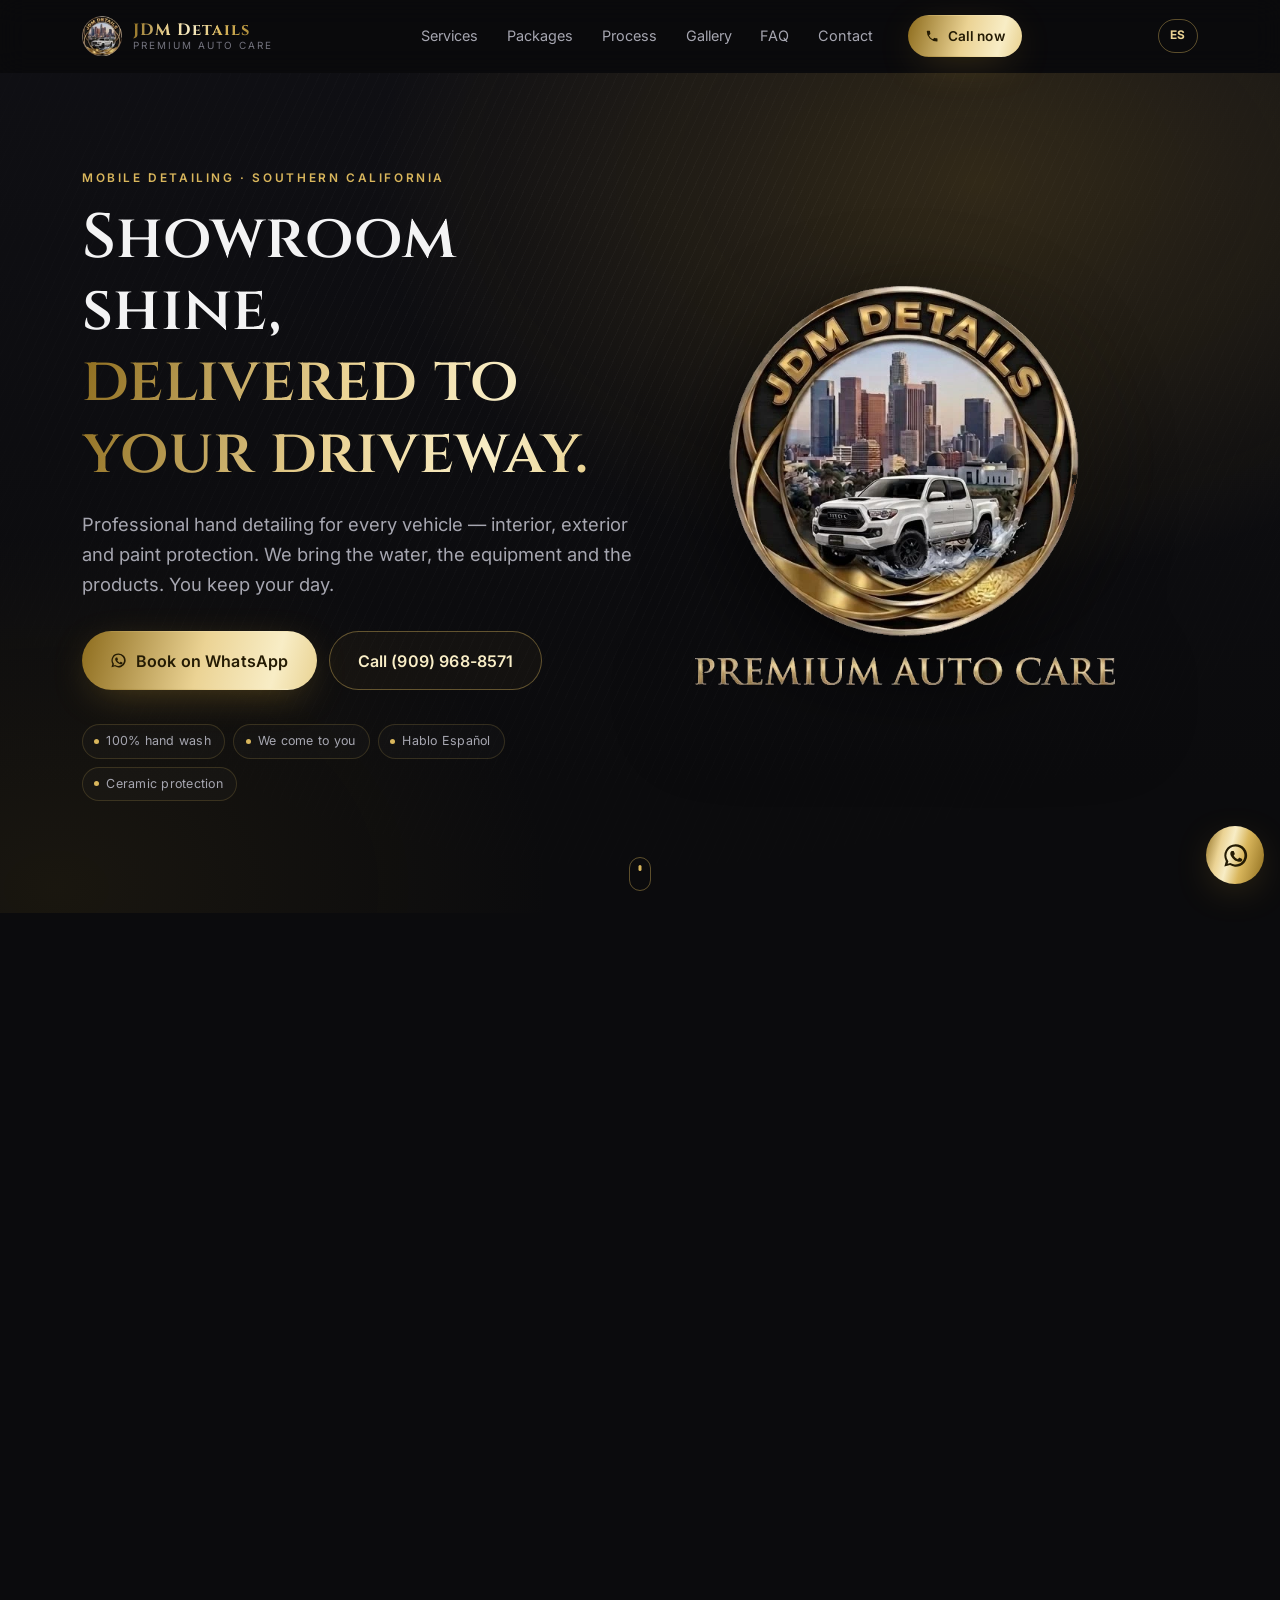
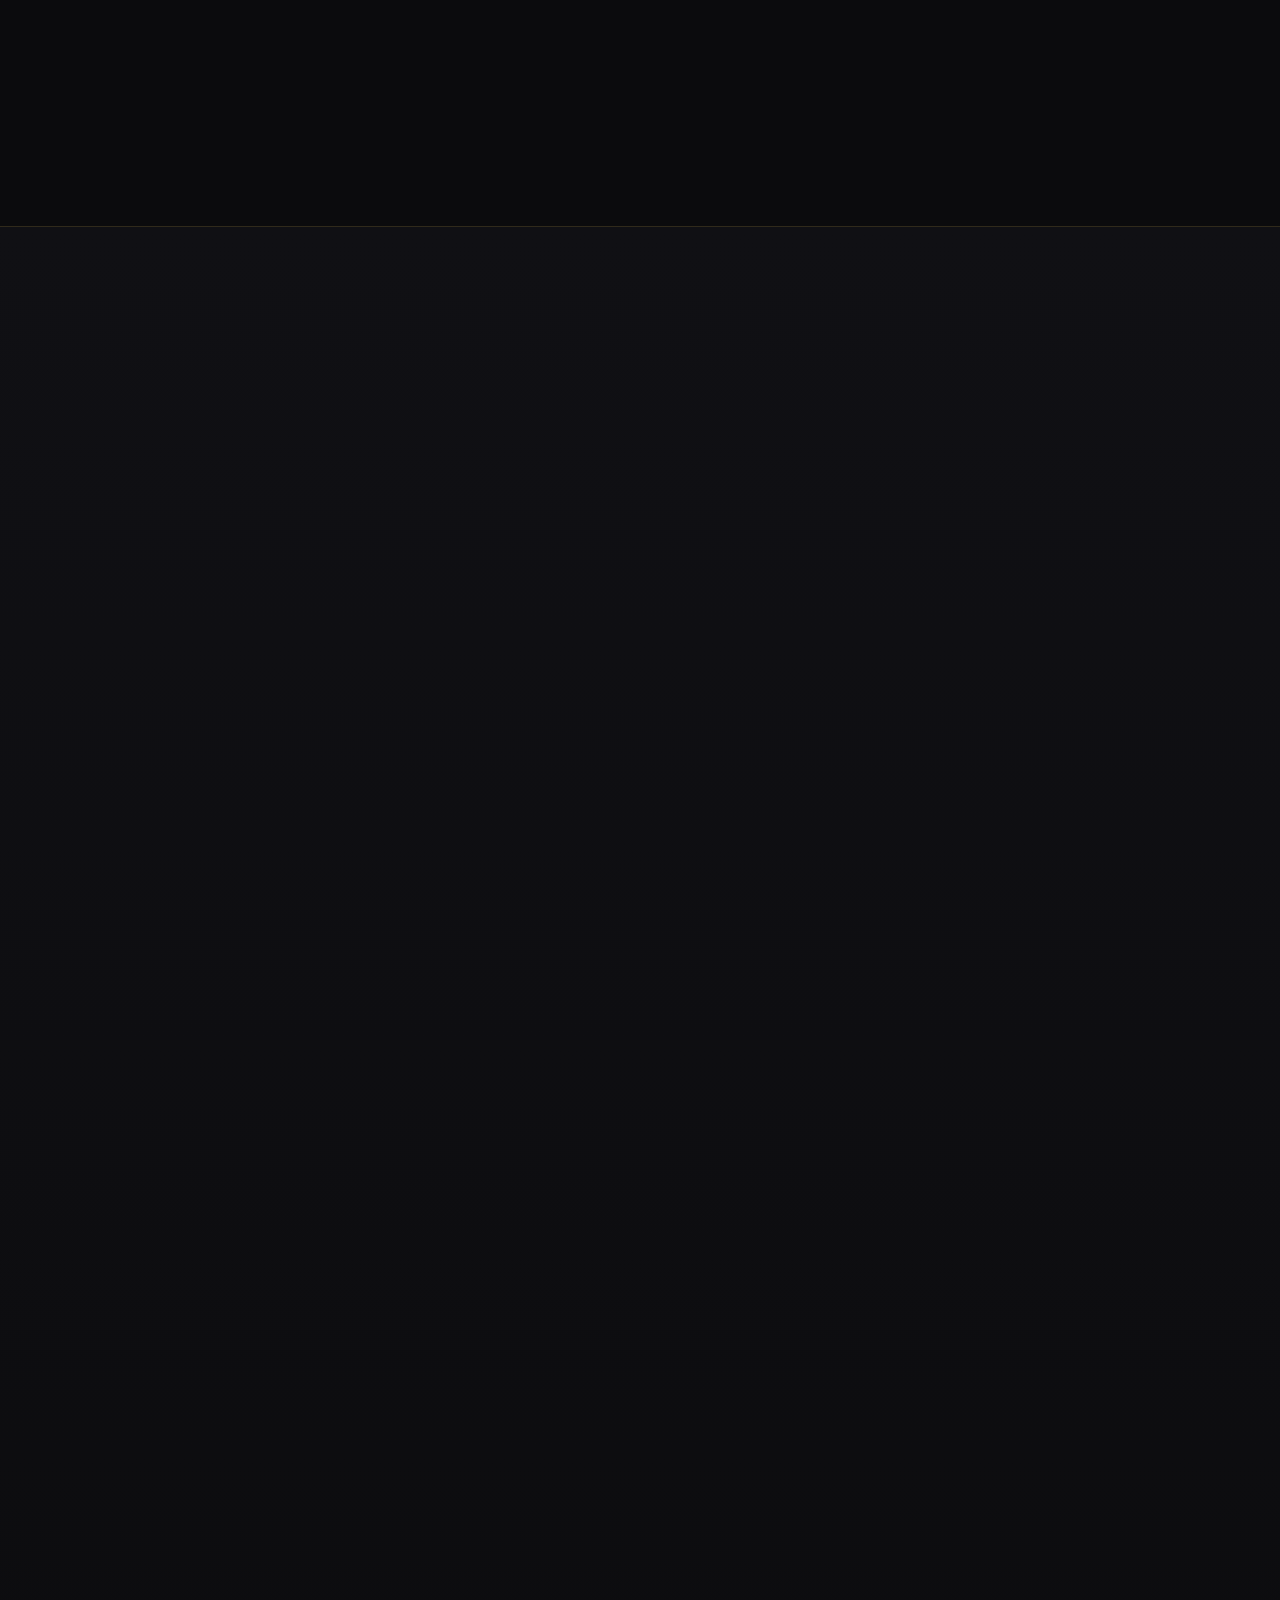
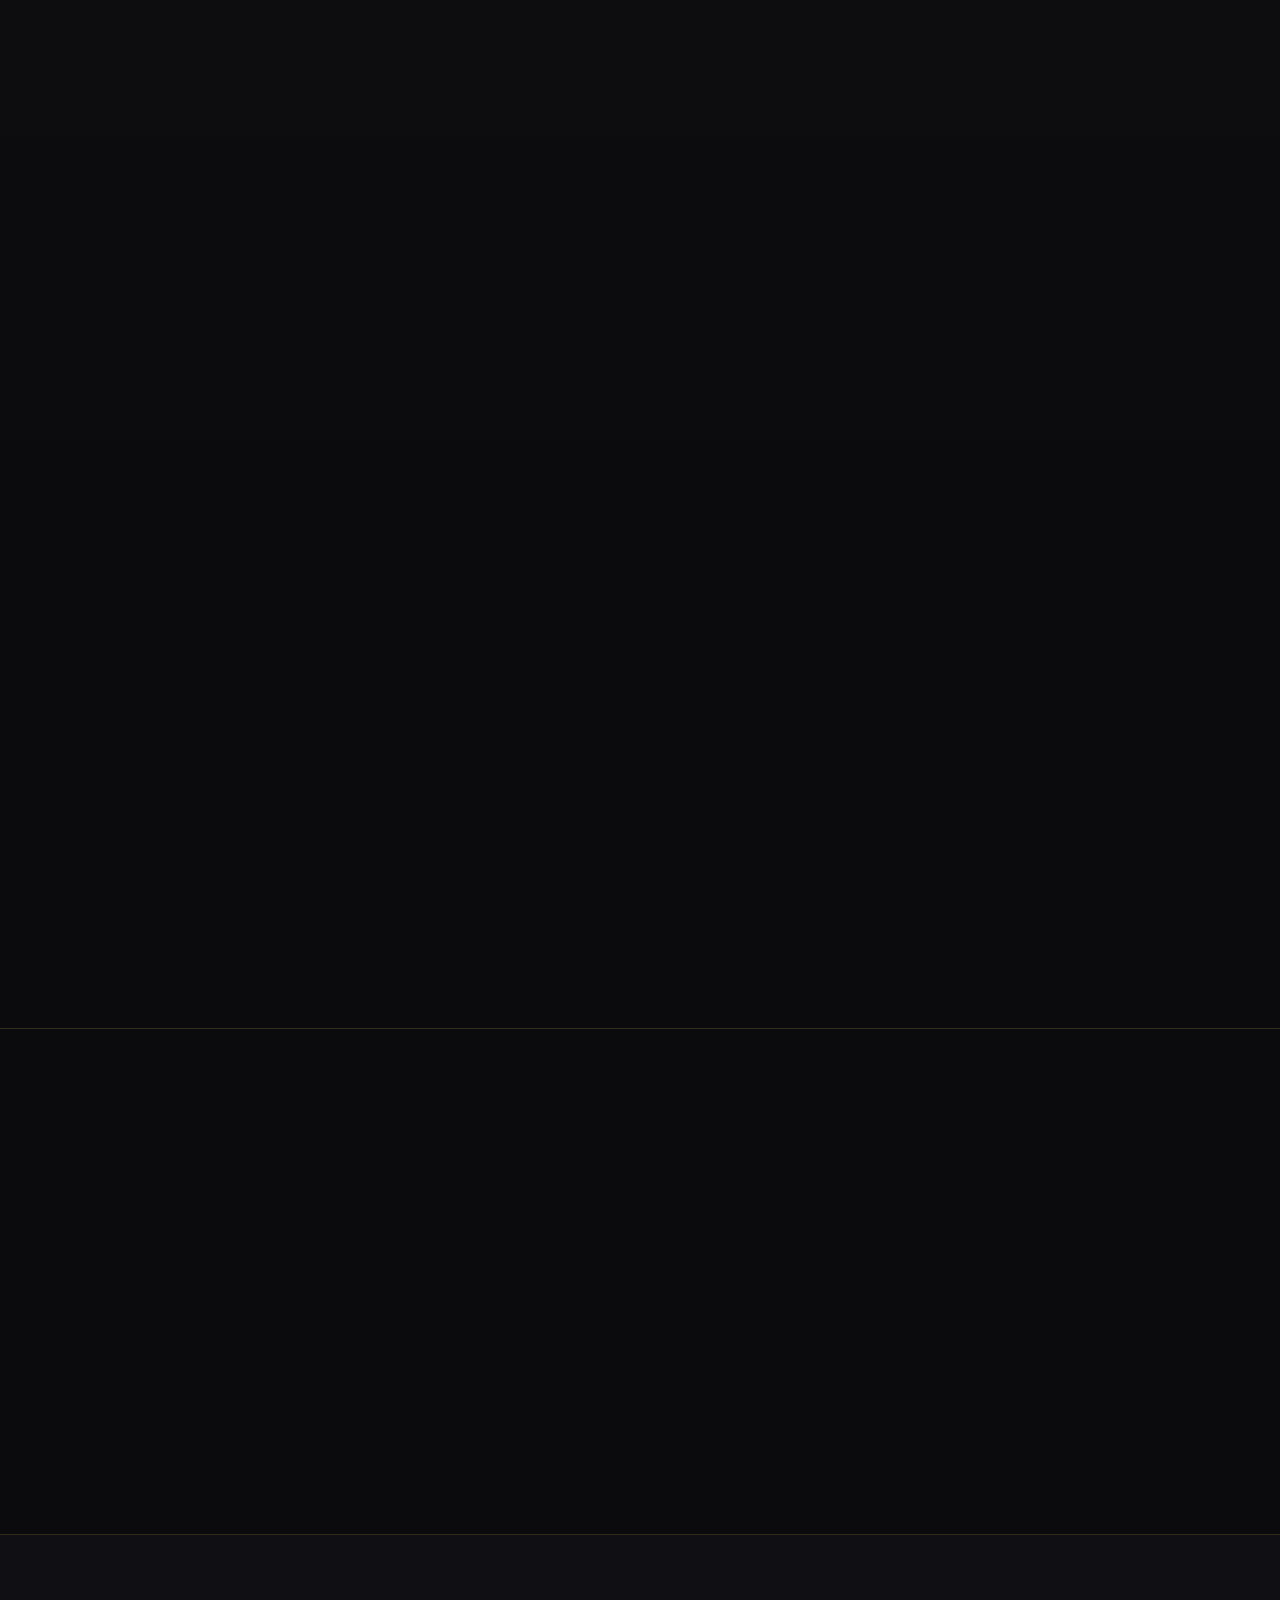
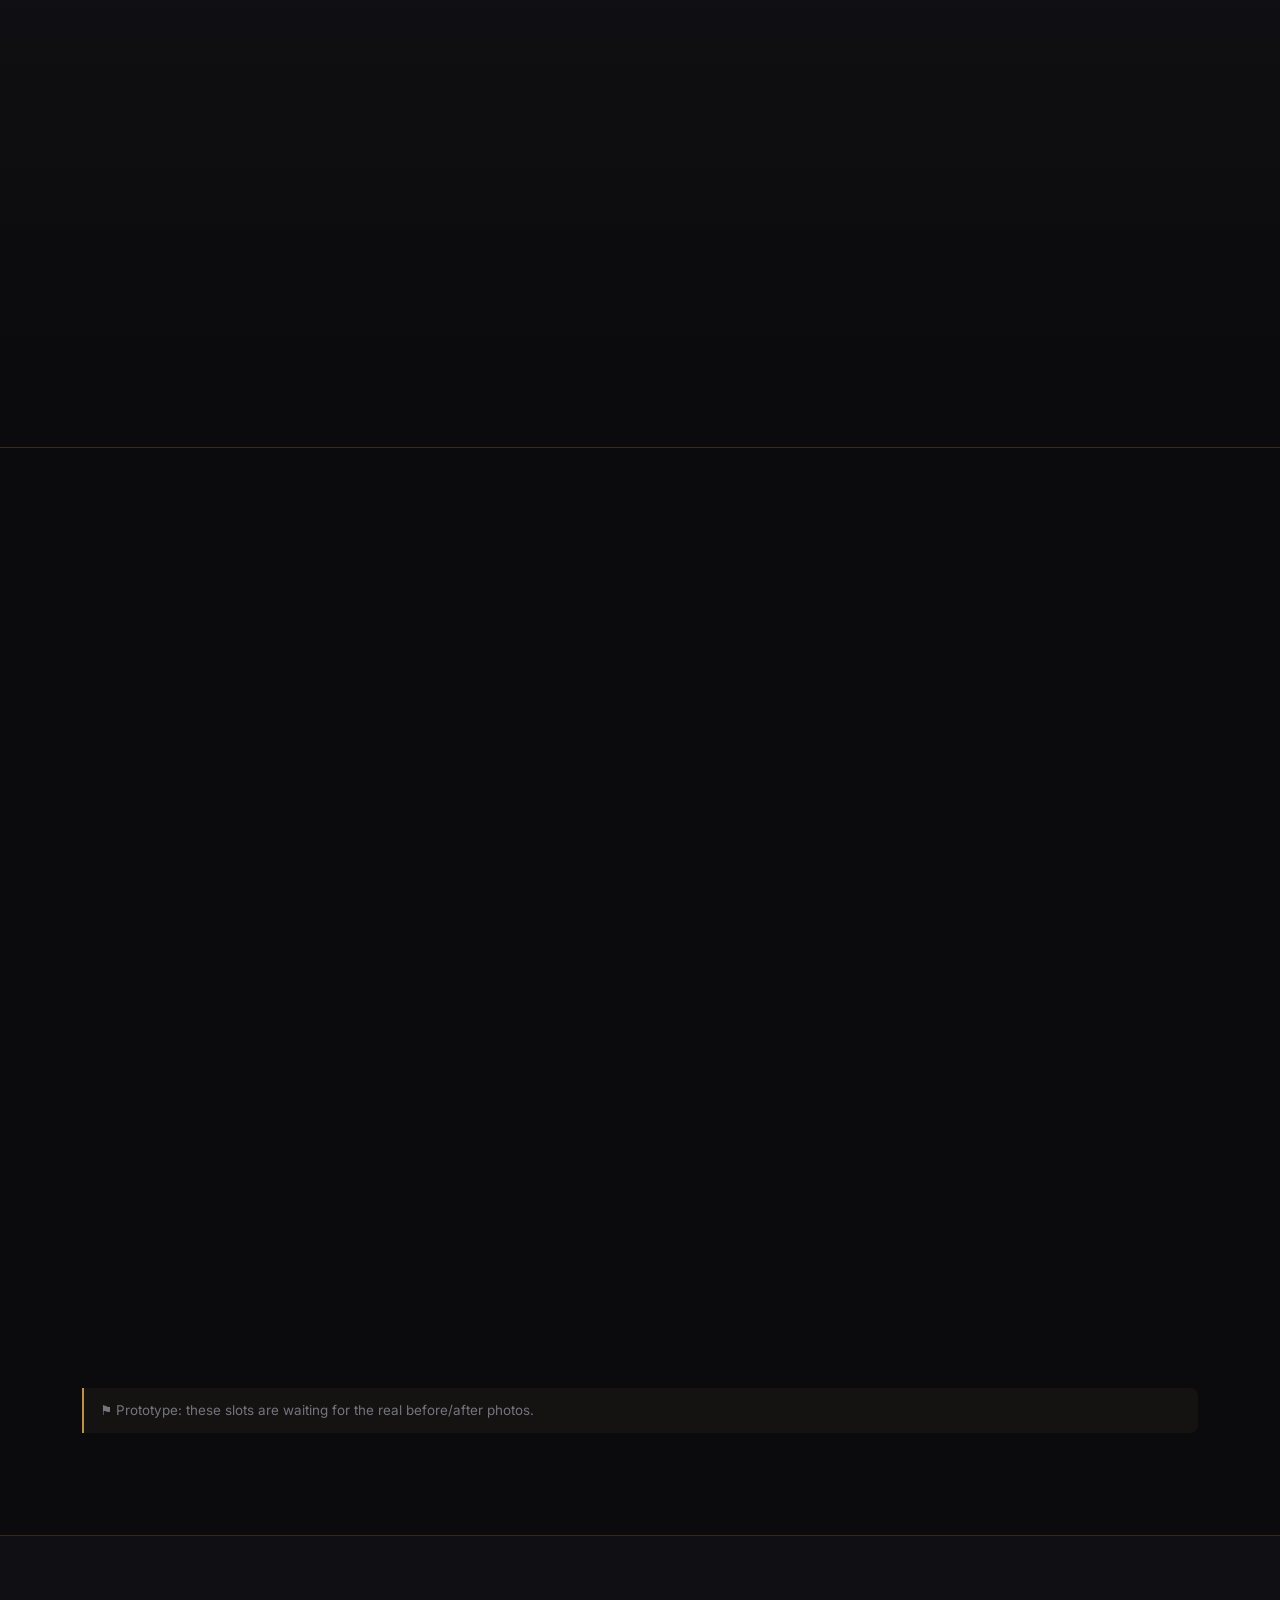
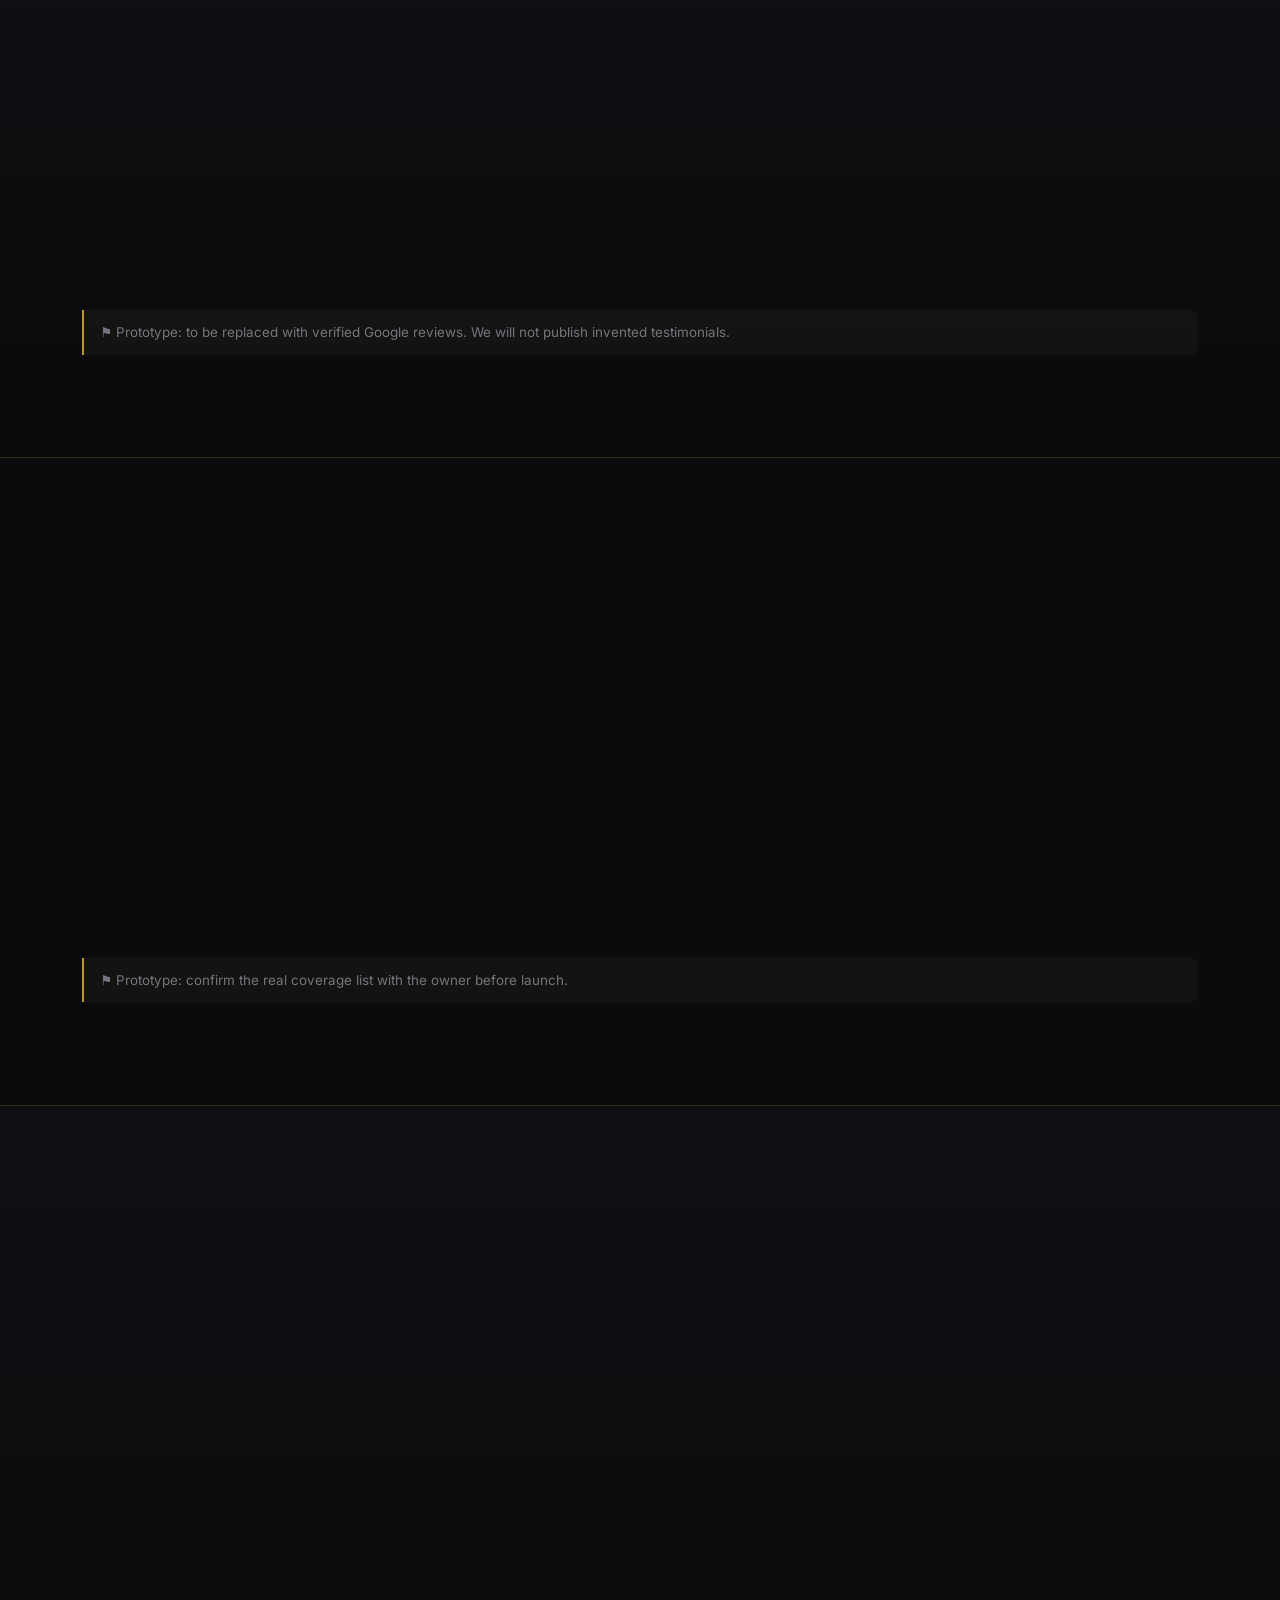
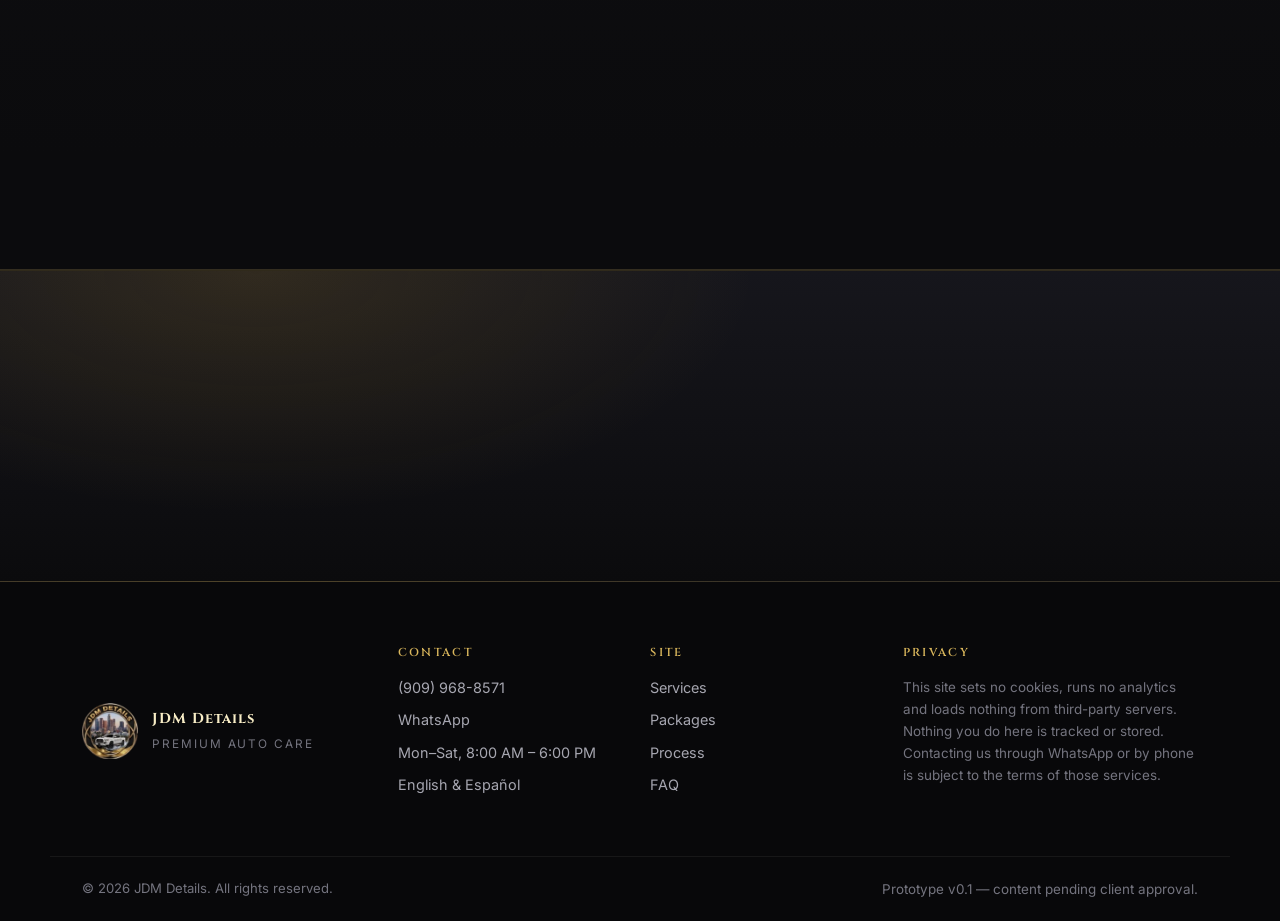
<file: index.html>
<!DOCTYPE html>
<html lang="en" data-lang="en">
<head>
<meta charset="utf-8">
<meta name="viewport" content="width=device-width, initial-scale=1, viewport-fit=cover">
<meta http-equiv="Content-Security-Policy" content="default-src 'self'; img-src 'self' data:; style-src 'self'; script-src 'self'; font-src 'self'; connect-src 'none'; object-src 'none'; base-uri 'none'; form-action 'none'; frame-ancestors 'none'; upgrade-insecure-requests">
<meta name="referrer" content="strict-origin-when-cross-origin">
<meta name="color-scheme" content="dark">
<meta name="theme-color" content="#0B0B0D">

<title>JDM Details — Premium Auto Care | Mobile Detailing</title>
<meta name="description" content="Professional mobile auto detailing. Hand wash, deep interior cleaning, clay bar decontamination and ceramic spray protection. We come to you. Hablo Español. Call (909) 968-8571.">
<link rel="canonical" href="https://jdmdetails.com/">

<meta property="og:type" content="website">
<meta property="og:site_name" content="JDM Details">
<meta property="og:title" content="JDM Details — Premium Auto Care">
<meta property="og:description" content="Professional mobile auto detailing. Showroom shine, delivered to your driveway. Hablo Español.">
<meta property="og:url" content="https://jdmdetails.com/">
<meta property="og:image" content="https://jdmdetails.com/assets/img/og-image.jpg">
<meta property="og:image:width" content="1200">
<meta property="og:image:height" content="630">
<meta property="og:image:alt" content="JDM Details — Premium Auto Care">
<meta name="twitter:card" content="summary_large_image">

<link rel="icon" href="favicon.ico" sizes="any">
<link rel="icon" href="assets/img/favicon-32.png" type="image/png" sizes="32x32">
<link rel="apple-touch-icon" href="assets/img/apple-touch-icon.png">
<link rel="manifest" href="site.webmanifest">

<link rel="preload" href="assets/fonts/cinzel-latin.woff2" as="font" type="font/woff2" crossorigin>
<link rel="preload" href="assets/fonts/inter-latin.woff2" as="font" type="font/woff2" crossorigin>
<link rel="stylesheet" href="assets/css/styles.css">
<script src="assets/js/main.js" defer></script>
</head>
<body>

<a class="skip-link" href="#main" data-i18n="a11y.skip">Skip to content</a>

<!-- ══ HEADER ══ -->
<header class="site-header" id="site-header">
  <div class="container header-inner">
    <a class="brand" href="#top" aria-label="JDM Details — Premium Auto Care">
      <picture>
        <source srcset="assets/img/logo-emblem-128.webp" type="image/webp">
        <img src="assets/img/logo-emblem-128.png" alt="" width="128" height="128" class="brand-mark" decoding="async">
      </picture>
      <span class="brand-text">
        <strong>JDM Details</strong>
        <em data-i18n="brand.tagline">Premium Auto Care</em>
      </span>
    </a>

    <nav class="nav" id="nav" aria-label="Main">
      <ul class="nav-list">
        <li><a href="#services" data-i18n="nav.services">Services</a></li>
        <li><a href="#packages" data-i18n="nav.packages">Packages</a></li>
        <li><a href="#process" data-i18n="nav.process">Process</a></li>
        <li><a href="#gallery" data-i18n="nav.gallery">Gallery</a></li>
        <li><a href="#faq" data-i18n="nav.faq">FAQ</a></li>
        <li><a href="#contact" data-i18n="nav.contact">Contact</a></li>
      </ul>
      <div class="nav-actions">
        <a class="btn btn-gold btn-sm" href="tel:+19099688571">
          <svg class="ico" viewBox="0 0 24 24" aria-hidden="true"><path d="M6.6 10.8a15.1 15.1 0 0 0 6.6 6.6l2.2-2.2a1 1 0 0 1 1-.24 11.4 11.4 0 0 0 3.6.58 1 1 0 0 1 1 1V20a1 1 0 0 1-1 1A17 17 0 0 1 3 4a1 1 0 0 1 1-1h3.5a1 1 0 0 1 1 1 11.4 11.4 0 0 0 .58 3.6 1 1 0 0 1-.25 1z"/></svg>
          <span data-i18n="cta.call">Call now</span>
        </a>
      </div>
    </nav>

    <!-- Always visible, on every breakpoint -->
    <div class="header-side">
      <button type="button" class="lang-toggle" id="lang-toggle" aria-label="Cambiar a español">
        <span aria-hidden="true">ES</span>
      </button>
      <button type="button" class="burger" id="burger" aria-controls="nav" aria-expanded="false" aria-label="Open menu">
        <span></span><span></span><span></span>
      </button>
    </div>
  </div>
</header>

<main id="main">

<!-- ══ HERO ══ -->
<section class="hero" id="top">
  <div class="hero-bg" aria-hidden="true"></div>
  <div class="container hero-inner">
    <div class="hero-copy">
      <p class="eyebrow" data-i18n="hero.eyebrow">Mobile detailing · Southern California</p>
      <h1 class="hero-title">
        <span data-i18n="hero.title.1">Showroom shine,</span>
        <span class="grad" data-i18n="hero.title.2">delivered to your driveway.</span>
      </h1>
      <p class="hero-sub" data-i18n="hero.sub">Professional hand detailing for every vehicle — interior, exterior and paint protection. We bring the water, the equipment and the products. You keep your day.</p>

      <div class="hero-cta">
        <a class="btn btn-gold btn-lg" href="https://wa.me/19099688571?text=Hi%20JDM%20Details%2C%20I%27d%20like%20to%20book%20a%20detail." target="_blank" rel="noopener noreferrer">
          <svg class="ico" viewBox="0 0 24 24" aria-hidden="true"><path d="M12 2a10 10 0 0 0-8.6 15l-1.3 4.8 5-1.3A10 10 0 1 0 12 2m0 2a8 8 0 1 1-4.1 14.9l-.4-.2-2.5.7.7-2.4-.3-.4A8 8 0 0 1 12 4m-3 3.9c-.2 0-.5.1-.7.4-.3.3-.9.9-.9 2.1s.9 2.4 1 2.6c.2.2 1.8 2.9 4.5 3.9 2.2.9 2.7.7 3.2.7s1.5-.6 1.7-1.2.2-1.1.2-1.2l-.5-.3-1.8-.9c-.2-.1-.4-.2-.6.1l-.8 1c-.2.2-.3.2-.5.1a6.5 6.5 0 0 1-1.9-1.2 7.2 7.2 0 0 1-1.4-1.7c-.1-.3 0-.4.1-.5l.4-.5.3-.5v-.5l-.8-2c-.2-.5-.4-.4-.6-.4z"/></svg>
          <span data-i18n="cta.whatsapp">Book on WhatsApp</span>
        </a>
        <a class="btn btn-ghost btn-lg" href="tel:+19099688571">
          <span data-i18n="cta.callNumber">Call (909) 968-8571</span>
        </a>
      </div>

      <ul class="chips" aria-label="Highlights">
        <li data-i18n="chip.1">100% hand wash</li>
        <li data-i18n="chip.2">We come to you</li>
        <li data-i18n="chip.3">Hablo Español</li>
        <li data-i18n="chip.4">Ceramic protection</li>
      </ul>
    </div>

    <div class="hero-logo">
      <div class="logo-glow" aria-hidden="true"></div>
      <picture>
        <source srcset="assets/img/logo-lockup.webp" type="image/webp">
        <img src="assets/img/logo-lockup.png" alt="JDM Details — Premium Auto Care" width="560" height="532" fetchpriority="high" decoding="async">
      </picture>
    </div>
  </div>

  <a class="scroll-hint" href="#services" aria-hidden="true" tabindex="-1"><span></span></a>
</section>

<!-- ══ SERVICES ══ -->
<section class="section" id="services" aria-labelledby="services-h">
  <div class="container">
    <header class="section-head">
      <p class="eyebrow" data-i18n="services.eyebrow">What we do</p>
      <h2 id="services-h" data-i18n="services.title">Detailing done by hand, start to finish</h2>
      <p class="lede" data-i18n="services.lede">No brushes, no shortcuts. Every step below is part of how we work — combine them in the package that fits your car.</p>
    </header>

    <div class="grid grid-3">
      <article class="card">
        <div class="card-ico" aria-hidden="true">
          <svg viewBox="0 0 24 24"><path d="M12 2.7c-2.6 3.5-5.6 7-5.6 10.4a5.6 5.6 0 1 0 11.2 0c0-3.4-3-6.9-5.6-10.4"/></svg>
        </div>
        <h3 data-i18n="svc.1.t">Hand wash &amp; dry</h3>
        <p data-i18n="svc.1.d">Two-bucket hand wash with pH-balanced soap, finished with a scratch-free microfiber dry.</p>
      </article>

      <article class="card">
        <div class="card-ico" aria-hidden="true">
          <svg viewBox="0 0 24 24"><circle cx="12" cy="12" r="8.6"/><circle cx="12" cy="12" r="3.4"/><path d="M12 3.4v5.2M12 15.4v5.2M3.4 12h5.2M15.4 12h5.2"/></svg>
        </div>
        <h3 data-i18n="svc.2.t">Wheels &amp; tires</h3>
        <p data-i18n="svc.2.d">Deep wheel and barrel cleaning, brake dust removal and a high-gloss tire dressing.</p>
      </article>

      <article class="card">
        <div class="card-ico" aria-hidden="true">
          <svg viewBox="0 0 24 24"><path d="M4.5 12.5 12 5l7.5 7.5"/><path d="M6.5 11v7.5h11V11"/><path d="M9.8 18.5v-4h4.4v4"/></svg>
        </div>
        <h3 data-i18n="svc.3.t">Full interior clean</h3>
        <p data-i18n="svc.3.d">Vacuum of seats, carpets, mats and trunk, plus a full wipe-down of dash, console and door panels.</p>
      </article>

      <article class="card">
        <div class="card-ico" aria-hidden="true">
          <svg viewBox="0 0 24 24"><path d="M6 20V9.5C6 6.5 8.7 4 12 4s6 2.5 6 5.5V20z"/><path d="M6 14.5h12"/><path d="M9.5 20v-5.5M14.5 20v-5.5"/></svg>
        </div>
        <h3 data-i18n="svc.4.t">Shampoo extraction</h3>
        <p data-i18n="svc.4.d">Hot-water shampoo extraction that lifts stains and embedded dirt out of cloth seats and carpets.</p>
      </article>

      <article class="card">
        <div class="card-ico" aria-hidden="true">
          <svg viewBox="0 0 24 24"><rect x="4.5" y="7.5" width="15" height="9" rx="2"/><path d="M4.5 12h15"/><path d="M8 4.5v3M16 16.5v3"/></svg>
        </div>
        <h3 data-i18n="svc.5.t">Clay bar decontamination</h3>
        <p data-i18n="svc.5.d">Removes iron, road grime and bonded contaminants a wash can't reach, leaving the paint glass-smooth.</p>
      </article>

      <article class="card">
        <div class="card-ico" aria-hidden="true">
          <svg viewBox="0 0 24 24"><path d="M12 3.2 19 6v6.2c0 4-2.9 7.2-7 8.6-4.1-1.4-7-4.6-7-8.6V6z"/><path d="m9.2 12.2 2 2 3.6-3.9"/></svg>
        </div>
        <h3 data-i18n="svc.6.t">Ceramic spray protection</h3>
        <p data-i18n="svc.6.d">Premium ceramic spray wax for extreme gloss, water repellency and lasting protection.</p>
      </article>
    </div>
  </div>
</section>

<!-- ══ PACKAGES ══ -->
<section class="section section-alt" id="packages" aria-labelledby="packages-h">
  <div class="container">
    <header class="section-head">
      <p class="eyebrow" data-i18n="pkg.eyebrow">Packages</p>
      <h2 id="packages-h" data-i18n="pkg.title">Pick the level of detail your car needs</h2>
      <p class="lede" data-i18n="pkg.lede">Three packages, one standard of work. Final price depends on vehicle size and condition — ask us and we'll quote you in minutes.</p>
    </header>

    <div class="grid grid-3 pkg-grid">

      <!-- STANDARD -->
      <article class="pkg">
        <header class="pkg-head">
          <h3 data-i18n="pkg.std.name">Standard Detail</h3>
          <p class="pkg-desc" data-i18n="pkg.std.desc">The essential reset. Clean inside and out, done properly by hand.</p>
          <p class="pkg-price"><span data-i18n="pkg.askPrice">Ask for price</span></p>
        </header>
        <div class="pkg-body">
          <p class="pkg-group" data-i18n="pkg.exterior">Exterior care</p>
          <ul class="ticks">
            <li><strong data-i18n="pkg.std.ex.1.t">Hand wash &amp; dry.</strong> <span data-i18n="pkg.std.ex.1.d">Gentle exterior hand wash with a scratch-free microfiber dry.</span></li>
            <li><strong data-i18n="pkg.std.ex.2.t">Tires &amp; wheels.</strong> <span data-i18n="pkg.std.ex.2.d">Deep tire cleaning finished with a high-gloss tire shine.</span></li>
            <li><strong data-i18n="pkg.std.ex.3.t">Crystal-clear glass.</strong> <span data-i18n="pkg.std.ex.3.d">Complete interior and exterior window and mirror cleaning.</span></li>
          </ul>
          <p class="pkg-group" data-i18n="pkg.interior">Interior care</p>
          <ul class="ticks">
            <li><strong data-i18n="pkg.std.in.1.t">Full interior cleaning.</strong> <span data-i18n="pkg.std.in.1.d">Thorough cleaning covering all main cabin surfaces.</span></li>
            <li><strong data-i18n="pkg.std.in.2.t">Interior vacuuming.</strong> <span data-i18n="pkg.std.in.2.d">Complete vacuuming of seats, floor mats and carpets.</span></li>
            <li><strong data-i18n="pkg.std.in.3.t">Panels &amp; dashboard wipe-down.</strong> <span data-i18n="pkg.std.in.3.d">Dusting and dirt removal from door panels, center console and dashboard.</span></li>
          </ul>
        </div>
        <footer class="pkg-foot">
          <a class="btn btn-ghost btn-block" href="https://wa.me/19099688571?text=Hi%20JDM%20Details%2C%20I%27m%20interested%20in%20the%20Standard%20Detail%20package." target="_blank" rel="noopener noreferrer" data-i18n="pkg.book">Book this package</a>
        </footer>
      </article>

      <!-- DELUXE -->
      <article class="pkg">
        <header class="pkg-head">
          <h3 data-i18n="pkg.dlx.name">Deluxe Detail</h3>
          <p class="pkg-desc" data-i18n="pkg.dlx.desc">Interior-focused. Cleans, refreshes and protects the surfaces you touch every day.</p>
          <p class="pkg-price"><span data-i18n="pkg.askPrice">Ask for price</span></p>
        </header>
        <div class="pkg-body">
          <p class="pkg-group" data-i18n="pkg.exterior">Exterior care</p>
          <ul class="ticks">
            <li><strong data-i18n="pkg.dlx.ex.1.t">Hand wash &amp; dry.</strong> <span data-i18n="pkg.dlx.ex.1.d">Gentle hand wash followed by a scratch-free microfiber towel dry.</span></li>
          </ul>
          <p class="pkg-group" data-i18n="pkg.interior">Interior care</p>
          <ul class="ticks">
            <li><strong data-i18n="pkg.dlx.in.1.t">Full interior vacuum.</strong> <span data-i18n="pkg.dlx.in.1.d">Thorough vacuuming of all seats, floor mats, carpets and trunk.</span></li>
            <li><strong data-i18n="pkg.dlx.in.2.t">Panels &amp; surfaces wipe-down.</strong> <span data-i18n="pkg.dlx.in.2.d">Cleaning and dust removal from dashboard, center console and door panels.</span></li>
            <li><strong data-i18n="pkg.dlx.in.3.t">Light upholstery cleaning.</strong> <span data-i18n="pkg.dlx.in.3.d">Spot treatment and light cleansing to refresh fabric seats and carpets.</span></li>
            <li><strong data-i18n="pkg.dlx.in.4.t">Condition &amp; protect.</strong> <span data-i18n="pkg.dlx.in.4.d">Premium protectant on vinyl, rubber and plastics, plus leather conditioning to prevent drying and cracking.</span></li>
            <li><strong data-i18n="pkg.dlx.in.5.t">Streak-free interior glass.</strong> <span data-i18n="pkg.dlx.in.5.d">Crystal-clear window and mirror cleaning.</span></li>
            <li><strong data-i18n="pkg.dlx.in.6.t">Air freshener.</strong> <span data-i18n="pkg.dlx.in.6.d">Fresh scent finish to leave your car smelling great.</span></li>
          </ul>
        </div>
        <footer class="pkg-foot">
          <a class="btn btn-ghost btn-block" href="https://wa.me/19099688571?text=Hi%20JDM%20Details%2C%20I%27m%20interested%20in%20the%20Deluxe%20Detail%20package." target="_blank" rel="noopener noreferrer" data-i18n="pkg.book">Book this package</a>
        </footer>
      </article>

      <!-- PREMIUM -->
      <article class="pkg pkg-featured">
        <p class="pkg-badge" data-i18n="pkg.badge">Most complete</p>
        <header class="pkg-head">
          <h3 data-i18n="pkg.prm.name">Premium Wash</h3>
          <p class="pkg-desc" data-i18n="pkg.prm.desc">Full decontamination, ceramic protection and deep shampoo extraction. The closest thing to new.</p>
          <p class="pkg-price"><span data-i18n="pkg.askPrice">Ask for price</span></p>
        </header>
        <div class="pkg-body">
          <p class="pkg-group" data-i18n="pkg.exterior">Exterior care</p>
          <ul class="ticks">
            <li><strong data-i18n="pkg.prm.ex.1.t">Hand wash &amp; decontamination.</strong> <span data-i18n="pkg.prm.ex.1.d">Thorough hand wash removing road grime, iron and surface contaminants.</span></li>
            <li><strong data-i18n="pkg.prm.ex.2.t">Clay bar treatment.</strong> <span data-i18n="pkg.prm.ex.2.d">Deep cleansing to leave the paint completely smooth.</span></li>
            <li><strong data-i18n="pkg.prm.ex.3.t">Wheels &amp; tires.</strong> <span data-i18n="pkg.prm.ex.3.d">Deep wheel cleaning and tire shine application.</span></li>
            <li><strong data-i18n="pkg.prm.ex.4.t">Ceramic spray protection.</strong> <span data-i18n="pkg.prm.ex.4.d">Premium ceramic spray wax for extreme gloss, water repellency and lasting protection.</span></li>
          </ul>
          <p class="pkg-group" data-i18n="pkg.interior">Interior care</p>
          <ul class="ticks">
            <li><strong data-i18n="pkg.prm.in.1.t">Vacuuming.</strong> <span data-i18n="pkg.prm.in.1.d">Complete vacuum of seats, carpets, floor mats and trunk.</span></li>
            <li><strong data-i18n="pkg.prm.in.2.t">Panels &amp; surfaces cleaned.</strong> <span data-i18n="pkg.prm.in.2.d">Deep cleaning and wipe-down of dash, center console, door panels and cup holders.</span></li>
            <li><strong data-i18n="pkg.prm.in.3.t">Shampoo extraction.</strong> <span data-i18n="pkg.prm.in.3.d">Deep shampoo treatment for all cloth seats and carpeted floors to lift stains and dirt.</span></li>
            <li><strong data-i18n="pkg.prm.in.4.t">Streak-free glass.</strong> <span data-i18n="pkg.prm.in.4.d">Crystal-clear cleaning on all interior and exterior glass and mirrors.</span></li>
            <li><strong data-i18n="pkg.prm.in.5.t">Air freshener.</strong> <span data-i18n="pkg.prm.in.5.d">Premium scent finish to leave your vehicle smelling fresh.</span></li>
          </ul>
        </div>
        <footer class="pkg-foot">
          <a class="btn btn-gold btn-block" href="https://wa.me/19099688571?text=Hi%20JDM%20Details%2C%20I%27m%20interested%20in%20the%20Premium%20Wash%20package." target="_blank" rel="noopener noreferrer" data-i18n="pkg.book">Book this package</a>
        </footer>
      </article>
    </div>

    <!-- COMPARISON -->
    <div class="compare-wrap">
      <h3 class="compare-title" data-i18n="cmp.title">Side-by-side comparison</h3>
      <div class="table-scroll" tabindex="0" role="region" aria-labelledby="cmp-cap">
        <table class="compare">
          <caption id="cmp-cap" class="sr-only" data-i18n="cmp.caption">Comparison of what is included in each JDM Details package</caption>
          <thead>
            <tr>
              <th scope="col" data-i18n="cmp.included">What's included</th>
              <th scope="col" data-i18n="pkg.std.name">Standard Detail</th>
              <th scope="col" data-i18n="pkg.dlx.name">Deluxe Detail</th>
              <th scope="col" data-i18n="pkg.prm.name">Premium Wash</th>
            </tr>
          </thead>
          <tbody>
            <tr><th scope="row" data-i18n="cmp.r1">Hand wash &amp; microfiber dry</th><td data-yes></td><td data-yes></td><td data-yes></td></tr>
            <tr><th scope="row" data-i18n="cmp.r2">Wheels &amp; tire shine</th><td data-yes></td><td data-no></td><td data-yes></td></tr>
            <tr><th scope="row" data-i18n="cmp.r3">Exterior glass</th><td data-yes></td><td data-no></td><td data-yes></td></tr>
            <tr><th scope="row" data-i18n="cmp.r4">Interior glass</th><td data-yes></td><td data-yes></td><td data-yes></td></tr>
            <tr><th scope="row" data-i18n="cmp.r5">Interior vacuum (seats, mats, carpets)</th><td data-yes></td><td data-yes></td><td data-yes></td></tr>
            <tr><th scope="row" data-i18n="cmp.r6">Trunk vacuum</th><td data-no></td><td data-yes></td><td data-yes></td></tr>
            <tr><th scope="row" data-i18n="cmp.r7">Panels, dash &amp; console wipe-down</th><td data-yes></td><td data-yes></td><td data-yes></td></tr>
            <tr><th scope="row" data-i18n="cmp.r8">Light upholstery cleaning</th><td data-no></td><td data-yes></td><td data-no></td></tr>
            <tr><th scope="row" data-i18n="cmp.r9">Condition &amp; protect (vinyl, leather)</th><td data-no></td><td data-yes></td><td data-no></td></tr>
            <tr><th scope="row" data-i18n="cmp.r10">Air freshener</th><td data-no></td><td data-yes></td><td data-yes></td></tr>
            <tr><th scope="row" data-i18n="cmp.r11">Clay bar decontamination</th><td data-no></td><td data-no></td><td data-yes></td></tr>
            <tr><th scope="row" data-i18n="cmp.r12">Ceramic spray protection</th><td data-no></td><td data-no></td><td data-yes></td></tr>
            <tr><th scope="row" data-i18n="cmp.r13">Hot-water shampoo extraction</th><td data-no></td><td data-no></td><td data-yes></td></tr>
          </tbody>
        </table>
      </div>
      <p class="table-note" data-i18n="cmp.note">Need something that isn't on the list — engine bay, headlight restoration, pet hair removal? Ask us, we quote custom jobs.</p>
    </div>
  </div>
</section>

<!-- ══ PROCESS ══ -->
<section class="section" id="process" aria-labelledby="process-h">
  <div class="container">
    <header class="section-head">
      <p class="eyebrow" data-i18n="proc.eyebrow">How it works</p>
      <h2 id="process-h" data-i18n="proc.title">Four steps, zero hassle</h2>
    </header>
    <ol class="steps">
      <li class="step">
        <span class="step-n" aria-hidden="true">01</span>
        <h3 data-i18n="proc.1.t">Tell us about your car</h3>
        <p data-i18n="proc.1.d">Send us a message with the make, model and a couple of photos. We confirm the package and the price up front.</p>
      </li>
      <li class="step">
        <span class="step-n" aria-hidden="true">02</span>
        <h3 data-i18n="proc.2.t">Pick a time and place</h3>
        <p data-i18n="proc.2.d">Home, office or wherever the car is parked. We only need a space to work around the vehicle.</p>
      </li>
      <li class="step">
        <span class="step-n" aria-hidden="true">03</span>
        <h3 data-i18n="proc.3.t">We detail it by hand</h3>
        <p data-i18n="proc.3.d">We arrive with our own water, power and professional products. Most jobs take between 1 and 4 hours.</p>
      </li>
      <li class="step">
        <span class="step-n" aria-hidden="true">04</span>
        <h3 data-i18n="proc.4.t">You inspect it before we leave</h3>
        <p data-i18n="proc.4.d">We walk the car with you. If something isn't right, we fix it on the spot.</p>
      </li>
    </ol>
  </div>
</section>

<!-- ══ WHY US ══ -->
<section class="section section-alt" id="why" aria-labelledby="why-h">
  <div class="container">
    <header class="section-head">
      <p class="eyebrow" data-i18n="why.eyebrow">Why JDM Details</p>
      <h2 id="why-h" data-i18n="why.title">The difference is in what we don't skip</h2>
    </header>
    <div class="grid grid-4">
      <article class="mini">
        <h3 data-i18n="why.1.t">Hand wash only</h3>
        <p data-i18n="why.1.d">No automatic brushes, no spinning strips. Just microfiber, clean water and technique that doesn't leave swirl marks.</p>
      </article>
      <article class="mini">
        <h3 data-i18n="why.2.t">We come to you</h3>
        <p data-i18n="why.2.d">Fully mobile service. No drop-off, no waiting room, no losing half a Saturday.</p>
      </article>
      <article class="mini">
        <h3 data-i18n="why.3.t">Professional products</h3>
        <p data-i18n="why.3.d">pH-balanced soaps, ceramic sprays and conditioners chosen to protect paint, leather and trim — not just to shine for a day.</p>
      </article>
      <article class="mini">
        <h3 data-i18n="why.4.t">Hablamos español</h3>
        <p data-i18n="why.4.d">Atención completa en español o inglés, sin intermediarios y sin malentendidos.</p>
      </article>
    </div>
  </div>
</section>

<!-- ══ GALLERY ══ -->
<section class="section" id="gallery" aria-labelledby="gallery-h">
  <div class="container">
    <header class="section-head">
      <p class="eyebrow" data-i18n="gal.eyebrow">Our work</p>
      <h2 id="gallery-h" data-i18n="gal.title">Before and after</h2>
      <p class="lede" data-i18n="gal.lede">Real vehicles, real results. Photos coming from our most recent jobs.</p>
    </header>
    <div class="gallery">
      <figure class="shot"><div class="shot-ph" aria-hidden="true"></div><figcaption><span data-i18n="gal.slot">Photo slot</span> 01</figcaption></figure>
      <figure class="shot"><div class="shot-ph" aria-hidden="true"></div><figcaption><span data-i18n="gal.slot">Photo slot</span> 02</figcaption></figure>
      <figure class="shot"><div class="shot-ph" aria-hidden="true"></div><figcaption><span data-i18n="gal.slot">Photo slot</span> 03</figcaption></figure>
      <figure class="shot"><div class="shot-ph" aria-hidden="true"></div><figcaption><span data-i18n="gal.slot">Photo slot</span> 04</figcaption></figure>
      <figure class="shot"><div class="shot-ph" aria-hidden="true"></div><figcaption><span data-i18n="gal.slot">Photo slot</span> 05</figcaption></figure>
      <figure class="shot"><div class="shot-ph" aria-hidden="true"></div><figcaption><span data-i18n="gal.slot">Photo slot</span> 06</figcaption></figure>
    </div>
    <p class="placeholder-note" data-i18n="gal.note">⚑ Prototype: these slots are waiting for the real before/after photos.</p>
  </div>
</section>

<!-- ══ TESTIMONIALS ══ -->
<section class="section section-alt" id="reviews" aria-labelledby="reviews-h">
  <div class="container">
    <header class="section-head">
      <p class="eyebrow" data-i18n="rev.eyebrow">Customers</p>
      <h2 id="reviews-h" data-i18n="rev.title">What people say</h2>
    </header>
    <div class="grid grid-3">
      <blockquote class="quote is-placeholder"><p data-i18n="rev.ph">Real customer review pending.</p><cite data-i18n="rev.cite">— Name, vehicle</cite></blockquote>
      <blockquote class="quote is-placeholder"><p data-i18n="rev.ph">Real customer review pending.</p><cite data-i18n="rev.cite">— Name, vehicle</cite></blockquote>
      <blockquote class="quote is-placeholder"><p data-i18n="rev.ph">Real customer review pending.</p><cite data-i18n="rev.cite">— Name, vehicle</cite></blockquote>
    </div>
    <p class="placeholder-note" data-i18n="rev.note">⚑ Prototype: to be replaced with verified Google reviews. We will not publish invented testimonials.</p>
  </div>
</section>

<!-- ══ SERVICE AREA ══ -->
<section class="section" id="area" aria-labelledby="area-h">
  <div class="container">
    <header class="section-head">
      <p class="eyebrow" data-i18n="area.eyebrow">Coverage</p>
      <h2 id="area-h" data-i18n="area.title">Where we work</h2>
      <p class="lede" data-i18n="area.lede">Mobile service across the Inland Empire and the greater Los Angeles area. Outside the list? Message us — we often travel further.</p>
    </header>
    <ul class="area-list">
      <li>Ontario</li><li>Rancho Cucamonga</li><li>Fontana</li><li>Upland</li>
      <li>Chino</li><li>Chino Hills</li><li>Pomona</li><li>Claremont</li>
      <li>Montclair</li><li>Riverside</li><li>Corona</li><li>Eastvale</li>
      <li>San Bernardino</li><li>Colton</li><li>Redlands</li><li>Los Angeles</li>
    </ul>
    <p class="placeholder-note" data-i18n="area.note">⚑ Prototype: confirm the real coverage list with the owner before launch.</p>
  </div>
</section>

<!-- ══ FAQ ══ -->
<section class="section section-alt" id="faq" aria-labelledby="faq-h">
  <div class="container container-narrow">
    <header class="section-head">
      <p class="eyebrow" data-i18n="faq.eyebrow">FAQ</p>
      <h2 id="faq-h" data-i18n="faq.title">Questions we get asked</h2>
    </header>
    <div class="faq">
      <details class="qa">
        <summary data-i18n="faq.1.q">How long does a detail take?</summary>
        <div class="qa-body"><p data-i18n="faq.1.a">A Standard Detail usually takes 1 to 2 hours. Deluxe runs 2 to 3 hours, and a Premium Wash with clay bar and shampoo extraction can take 3 to 4 hours depending on the size and condition of the vehicle.</p></div>
      </details>
      <details class="qa">
        <summary data-i18n="faq.2.q">Do you need water and electricity from me?</summary>
        <div class="qa-body"><p data-i18n="faq.2.a">No. We arrive fully self-contained with our own water and power. If a hookup is available and you prefer we use it, that's fine too — just let us know when you book.</p></div>
      </details>
      <details class="qa">
        <summary data-i18n="faq.3.q">What is clay bar treatment and do I need it?</summary>
        <div class="qa-body"><p data-i18n="faq.3.a">Clay bar removes contaminants bonded to the paint that washing alone cannot lift — industrial fallout, rail dust, overspray. If your paint feels rough after a wash, you need it. It is included in the Premium Wash.</p></div>
      </details>
      <details class="qa">
        <summary data-i18n="faq.4.q">How long does ceramic spray protection last?</summary>
        <div class="qa-body"><p data-i18n="faq.4.a">A premium ceramic spray typically lasts a few months depending on weather, parking conditions and how often the car is washed. It is not a permanent ceramic coating, but it gives you real gloss and water repellency at a fraction of the cost.</p></div>
      </details>
      <details class="qa">
        <summary data-i18n="faq.5.q">Do you take trucks, SUVs and vans?</summary>
        <div class="qa-body"><p data-i18n="faq.5.a">Yes. Pricing scales with vehicle size and condition, which is why we confirm the quote before we book. Send a photo and we'll give you an exact number.</p></div>
      </details>
      <details class="qa">
        <summary data-i18n="faq.6.q">How should I prepare my car?</summary>
        <div class="qa-body"><p data-i18n="faq.6.a">Just remove personal belongings and valuables from the cabin and trunk so we can reach every surface. Everything else is on us.</p></div>
      </details>
    </div>
  </div>
</section>

<!-- ══ CTA BAND ══ -->
<section class="cta-band" id="contact" aria-labelledby="cta-h">
  <div class="container cta-inner">
    <div>
      <h2 id="cta-h" data-i18n="cta.title">Ready to see your car look new again?</h2>
      <p data-i18n="cta.sub">Message us with your vehicle and location. We'll confirm the package, the price and the time — usually the same day.</p>
    </div>
    <div class="cta-actions">
      <a class="btn btn-gold btn-lg" href="https://wa.me/19099688571?text=Hi%20JDM%20Details%2C%20I%27d%20like%20to%20book%20a%20detail." target="_blank" rel="noopener noreferrer" data-i18n="cta.whatsapp">Book on WhatsApp</a>
      <a class="btn btn-ghost btn-lg" href="tel:+19099688571" data-i18n="cta.callNumber">Call (909) 968-8571</a>
    </div>
  </div>
</section>

</main>

<!-- ══ FOOTER ══ -->
<footer class="site-footer">
  <div class="container footer-grid">
    <div class="footer-brand">
      <picture>
        <source srcset="assets/img/logo-emblem-128.webp" type="image/webp">
        <img src="assets/img/logo-emblem-128.png" alt="" width="128" height="128" loading="lazy" decoding="async">
      </picture>
      <p><strong>JDM Details</strong><br><span data-i18n="brand.tagline">Premium Auto Care</span></p>
    </div>

    <div class="footer-col">
      <h3 data-i18n="foot.contact">Contact</h3>
      <ul class="plain">
        <li><a href="tel:+19099688571">(909) 968-8571</a></li>
        <li><a href="https://wa.me/19099688571" target="_blank" rel="noopener noreferrer">WhatsApp</a></li>
        <li data-i18n="foot.hours">Mon–Sat, 8:00 AM – 6:00 PM</li>
        <li data-i18n="foot.lang">English &amp; Español</li>
      </ul>
      <ul class="socials" id="socials" hidden></ul>
    </div>

    <div class="footer-col">
      <h3 data-i18n="foot.nav">Site</h3>
      <ul class="plain">
        <li><a href="#services" data-i18n="nav.services">Services</a></li>
        <li><a href="#packages" data-i18n="nav.packages">Packages</a></li>
        <li><a href="#process" data-i18n="nav.process">Process</a></li>
        <li><a href="#faq" data-i18n="nav.faq">FAQ</a></li>
      </ul>
    </div>

    <div class="footer-col">
      <h3 data-i18n="foot.privacy">Privacy</h3>
      <p class="small" data-i18n="foot.privacyText">This site sets no cookies, runs no analytics and loads nothing from third-party servers. Nothing you do here is tracked or stored. Contacting us through WhatsApp or by phone is subject to the terms of those services.</p>
    </div>
  </div>

  <div class="container footer-bottom">
    <p>© <span id="year">2026</span> JDM Details. <span data-i18n="foot.rights">All rights reserved.</span></p>
    <p class="small" data-i18n="foot.proto">Prototype v0.1 — content pending client approval.</p>
  </div>
</footer>

<a class="fab" href="https://wa.me/19099688571?text=Hi%20JDM%20Details%2C%20I%27d%20like%20to%20book%20a%20detail." target="_blank" rel="noopener noreferrer" aria-label="WhatsApp">
  <svg viewBox="0 0 24 24" aria-hidden="true"><path d="M12 2a10 10 0 0 0-8.6 15l-1.3 4.8 5-1.3A10 10 0 1 0 12 2m0 2a8 8 0 1 1-4.1 14.9l-.4-.2-2.5.7.7-2.4-.3-.4A8 8 0 0 1 12 4m-3 3.9c-.2 0-.5.1-.7.4-.3.3-.9.9-.9 2.1s.9 2.4 1 2.6c.2.2 1.8 2.9 4.5 3.9 2.2.9 2.7.7 3.2.7s1.5-.6 1.7-1.2.2-1.1.2-1.2l-.5-.3-1.8-.9c-.2-.1-.4-.2-.6.1l-.8 1c-.2.2-.3.2-.5.1a6.5 6.5 0 0 1-1.9-1.2 7.2 7.2 0 0 1-1.4-1.7c-.1-.3 0-.4.1-.5l.4-.5.3-.5v-.5l-.8-2c-.2-.5-.4-.4-.6-.4z"/></svg>
</a>

<script type="application/ld+json">
{
  "@context": "https://schema.org",
  "@type": "AutoWash",
  "name": "JDM Details",
  "alternateName": "JDM Details Premium Auto Care",
  "description": "Professional mobile auto detailing: hand wash, deep interior cleaning, clay bar decontamination and ceramic spray protection.",
  "url": "https://jdmdetails.com/",
  "logo": "https://jdmdetails.com/assets/img/logo-emblem.png",
  "image": "https://jdmdetails.com/assets/img/og-image.jpg",
  "telephone": "+1-909-968-8571",
  "priceRange": "$$",
  "currenciesAccepted": "USD",
  "knowsLanguage": ["en", "es"],
  "areaServed": [
    { "@type": "City", "name": "Ontario, CA" },
    { "@type": "City", "name": "Rancho Cucamonga, CA" },
    { "@type": "City", "name": "Fontana, CA" },
    { "@type": "City", "name": "Riverside, CA" },
    { "@type": "City", "name": "Los Angeles, CA" }
  ],
  "openingHoursSpecification": [{
    "@type": "OpeningHoursSpecification",
    "dayOfWeek": ["Monday","Tuesday","Wednesday","Thursday","Friday","Saturday"],
    "opens": "08:00",
    "closes": "18:00"
  }],
  "hasOfferCatalog": {
    "@type": "OfferCatalog",
    "name": "Detailing packages",
    "itemListElement": [
      { "@type": "Offer", "itemOffered": { "@type": "Service", "name": "Standard Detail", "description": "Hand wash and dry, tires and wheels, crystal-clear glass, full interior cleaning, vacuuming, panels and dashboard wipe-down." } },
      { "@type": "Offer", "itemOffered": { "@type": "Service", "name": "Deluxe Detail", "description": "Hand wash and dry, full interior vacuum including trunk, light upholstery cleaning, condition and protect, streak-free interior glass, air freshener." } },
      { "@type": "Offer", "itemOffered": { "@type": "Service", "name": "Premium Wash", "description": "Hand wash and decontamination, clay bar treatment, wheels and tires, ceramic spray protection, shampoo extraction, streak-free glass, air freshener." } }
    ]
  }
}
</script>

</body>
</html>
</file>
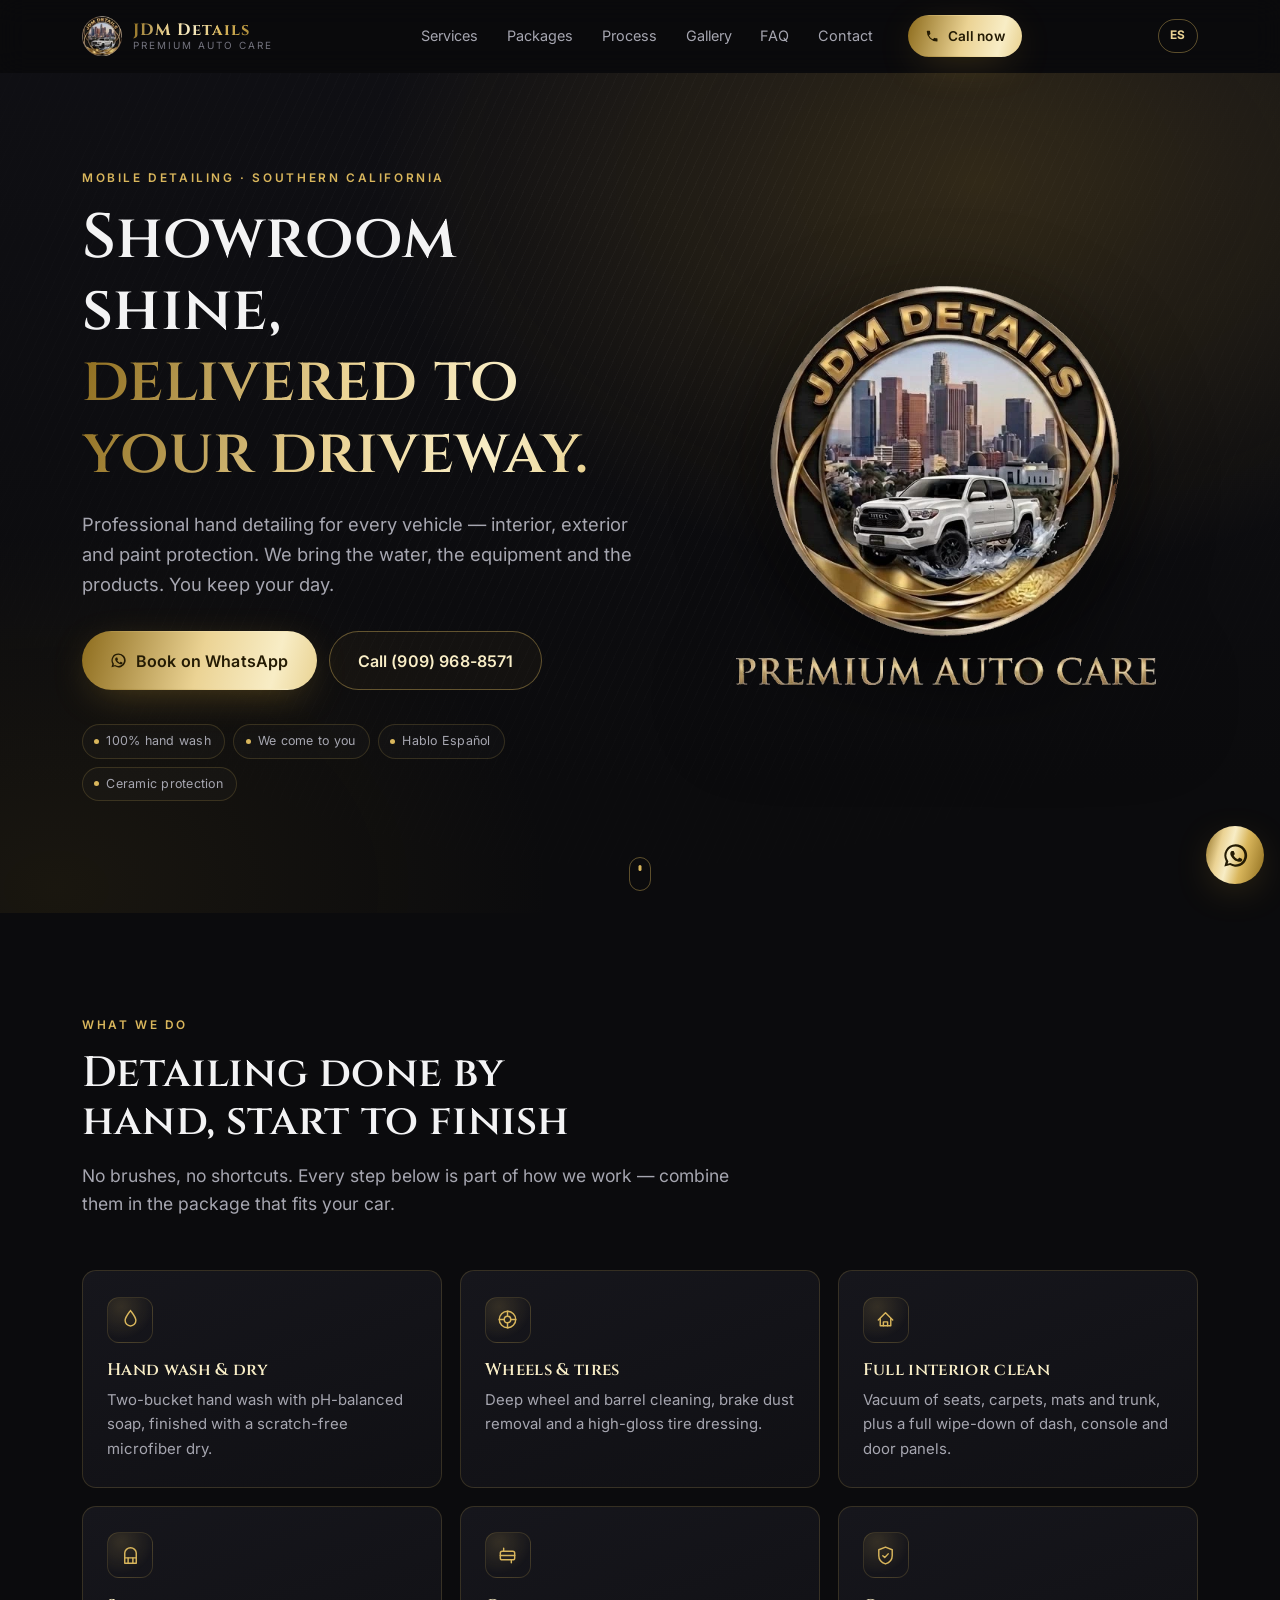
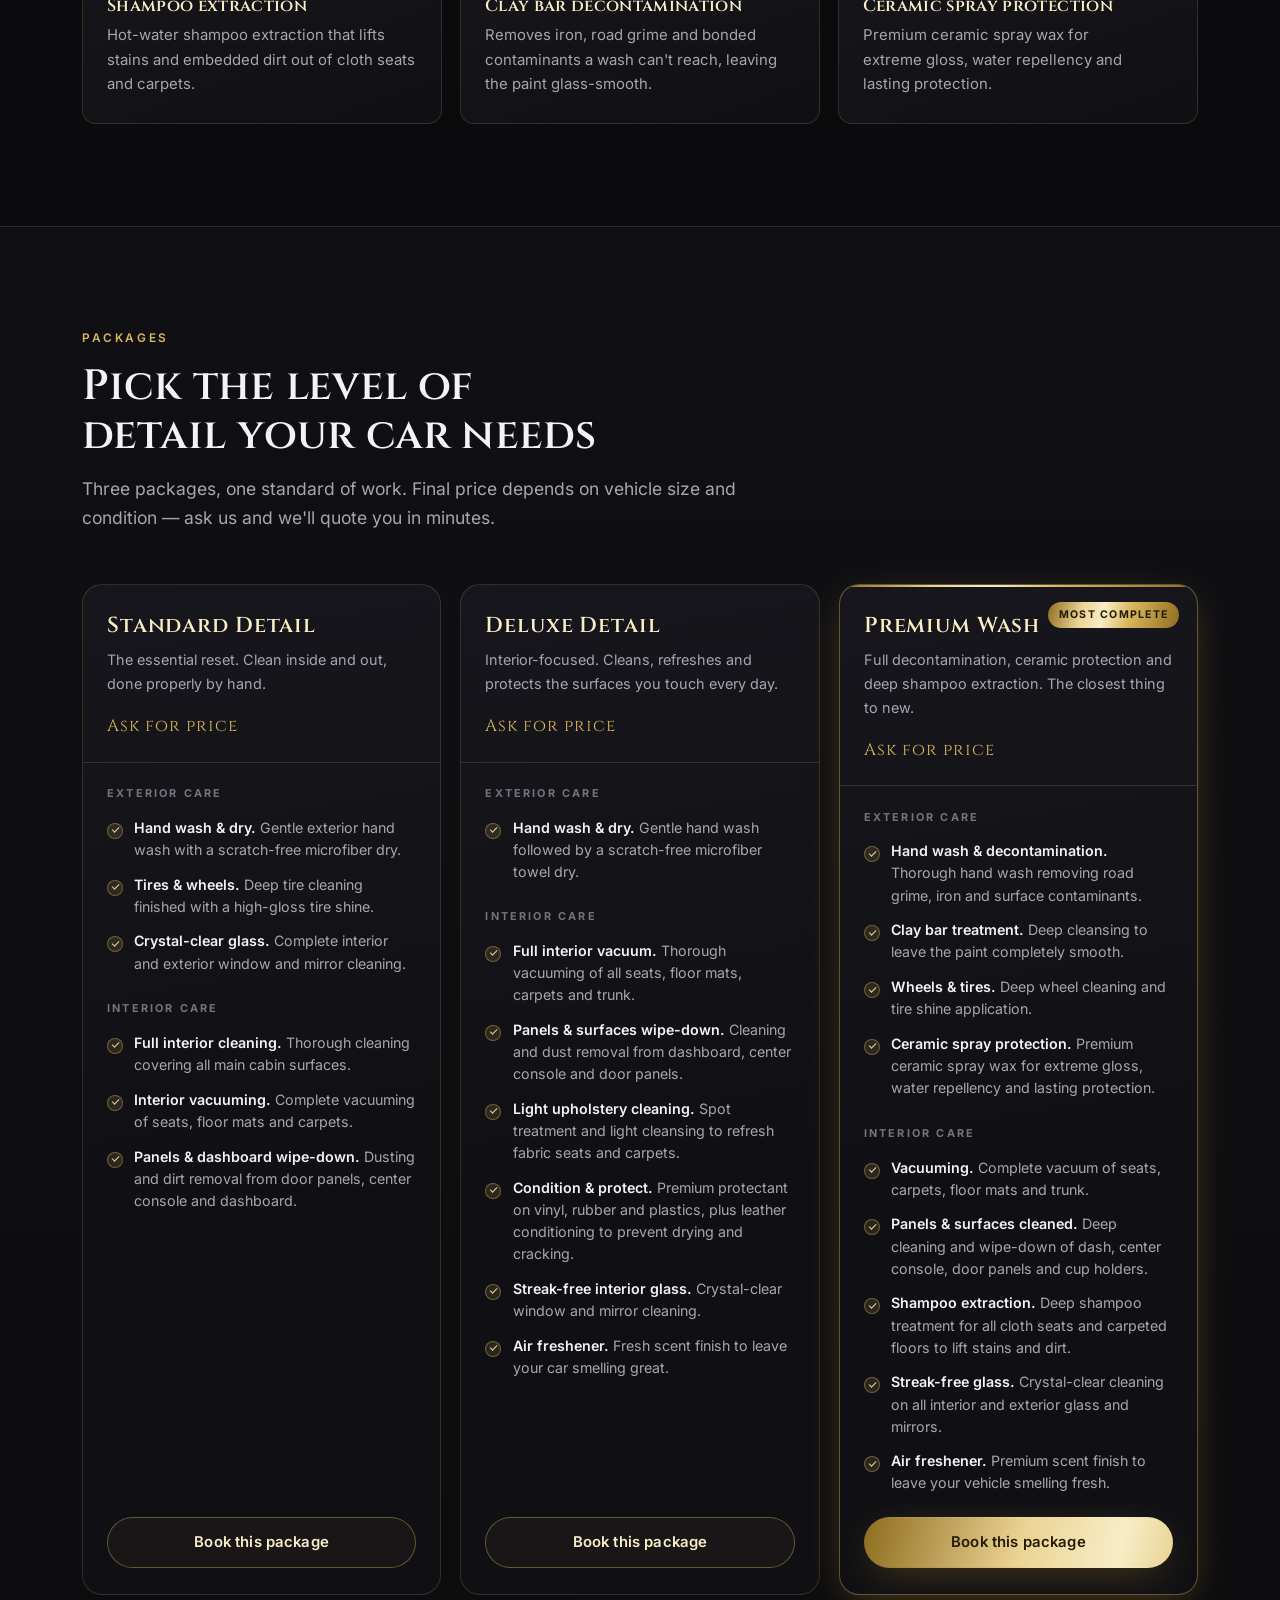
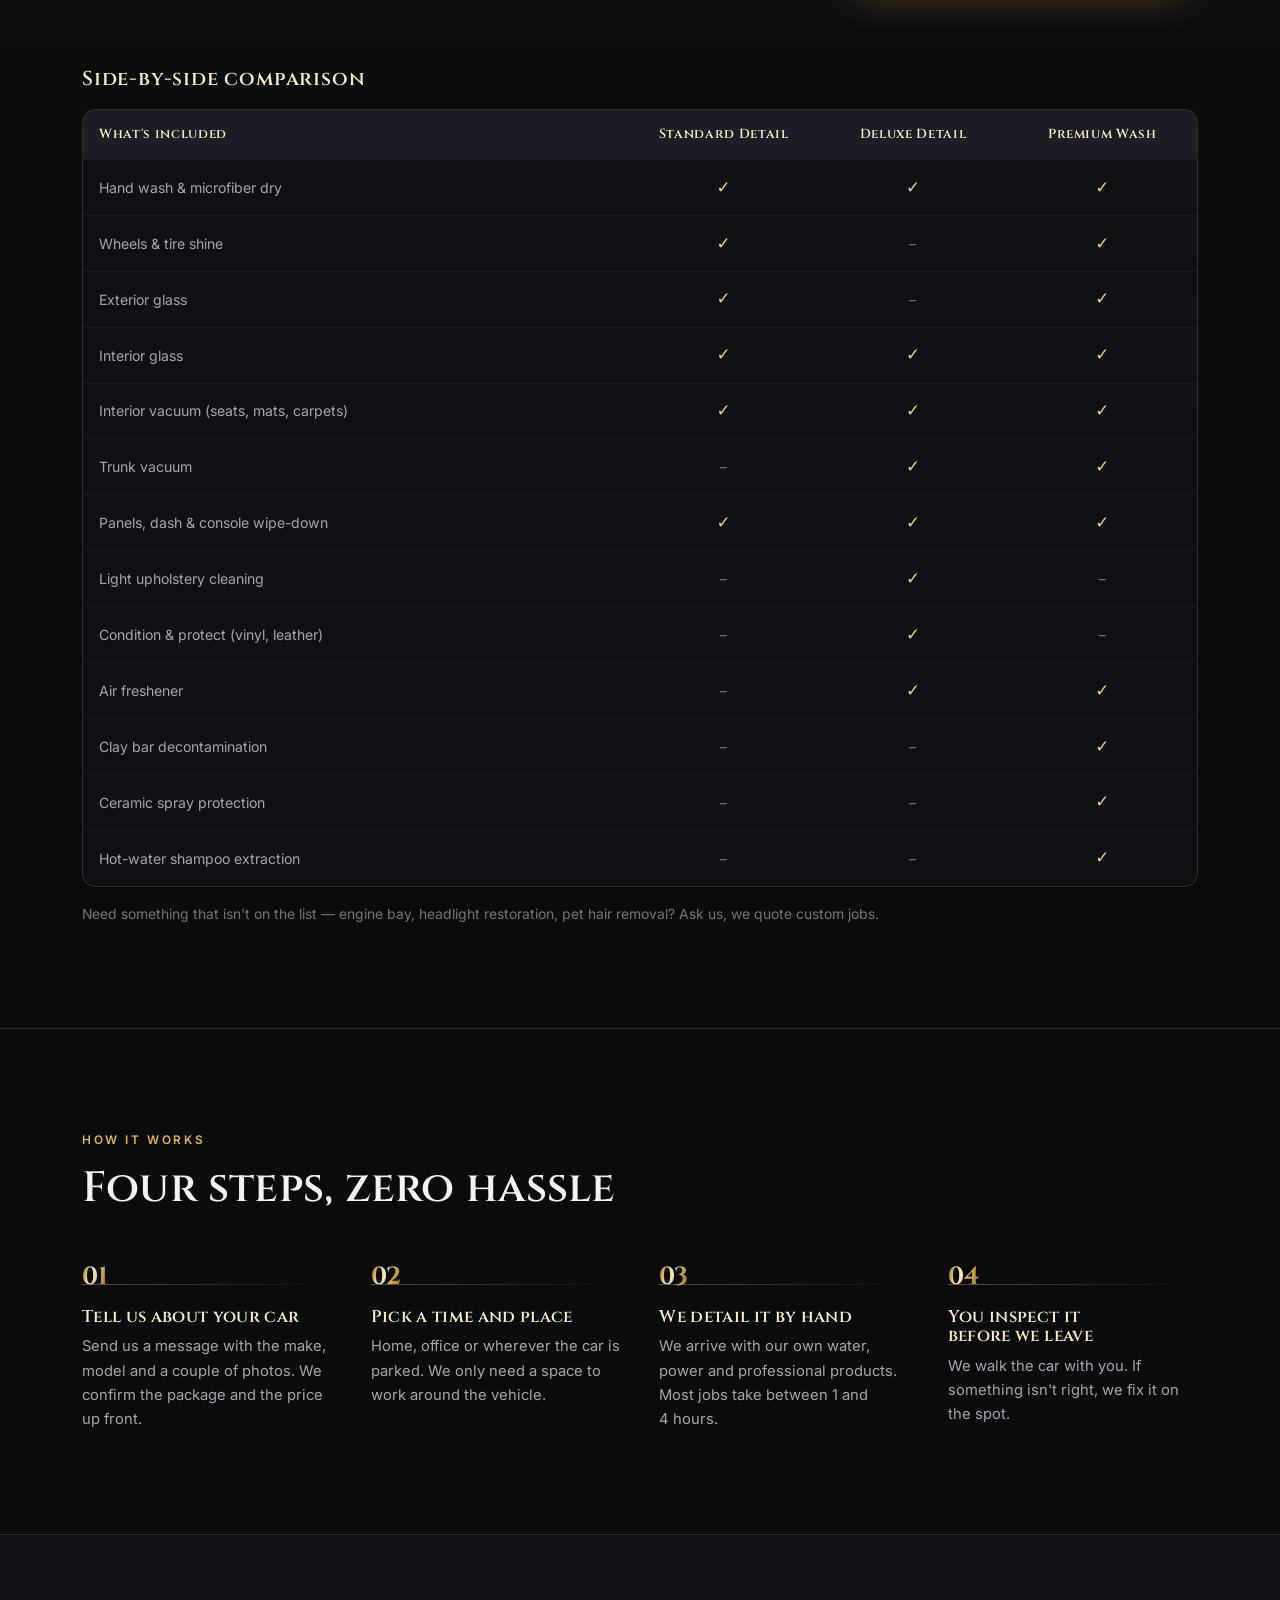
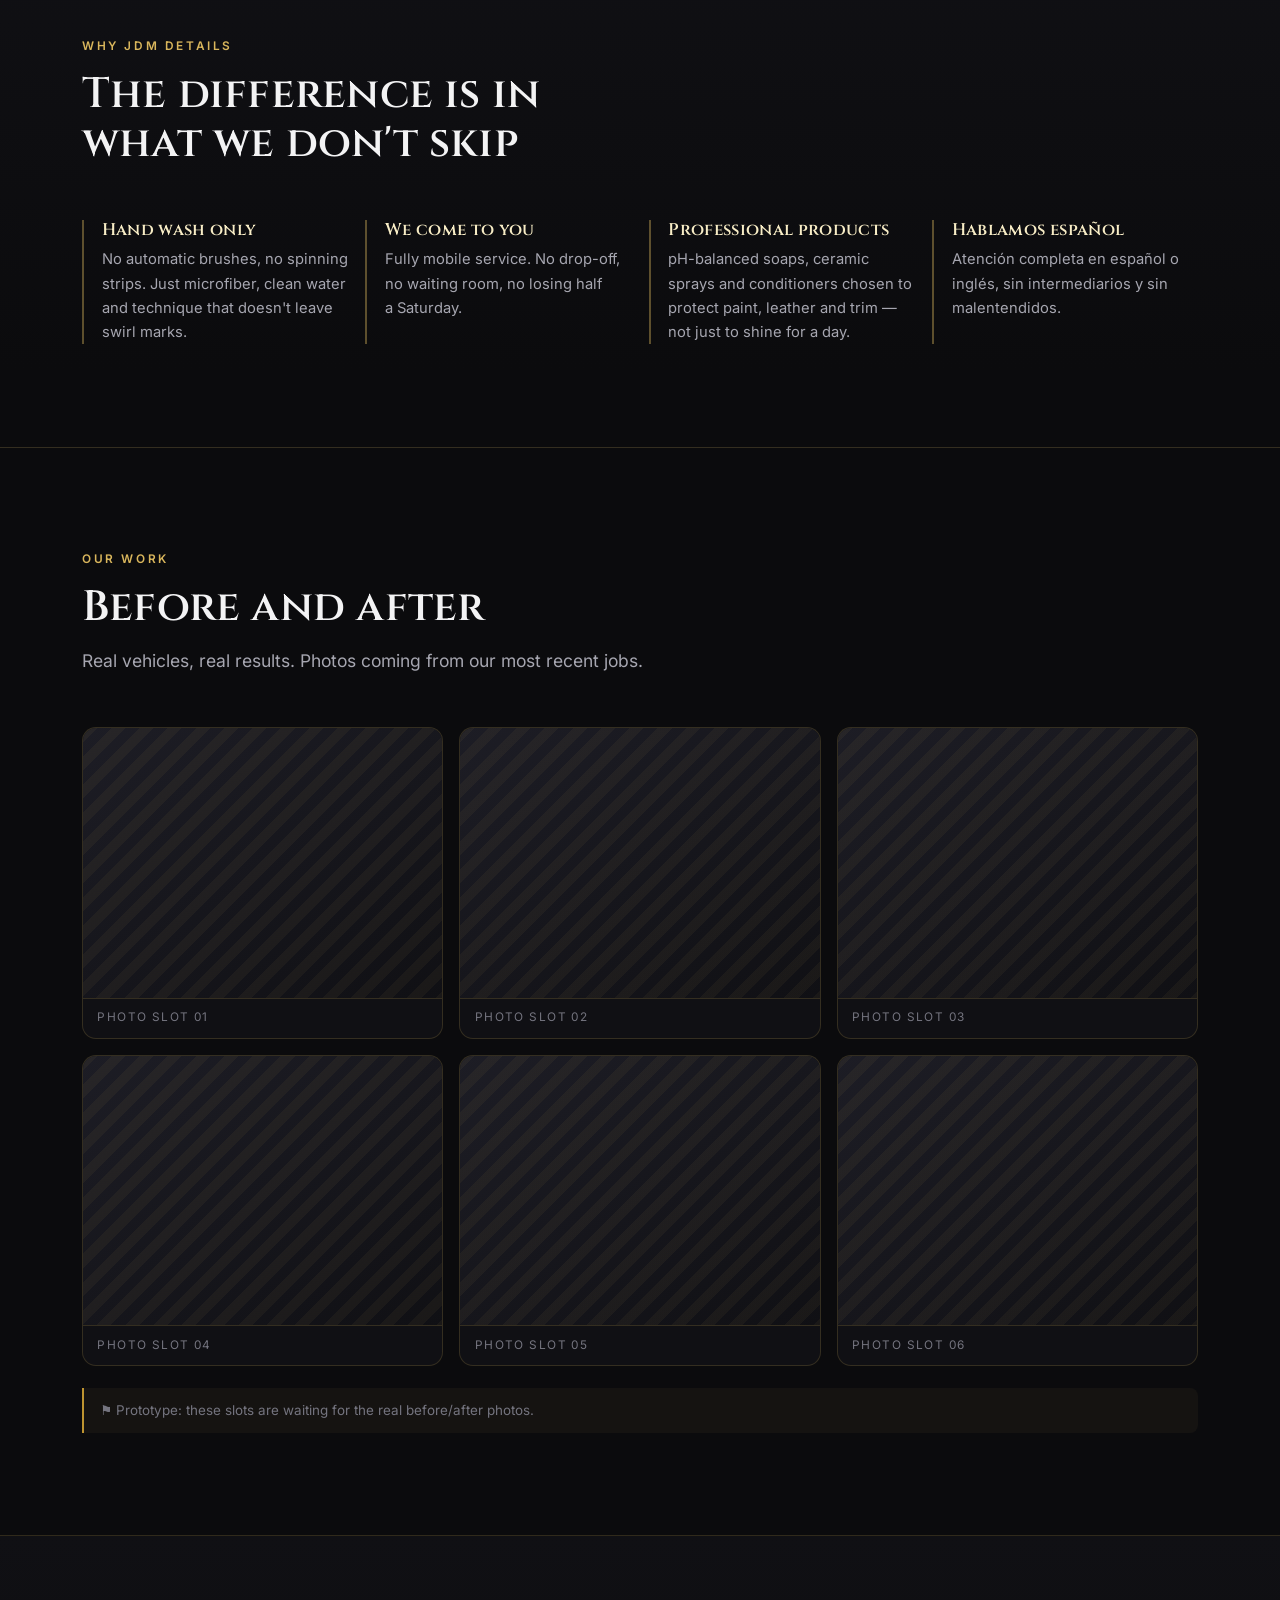
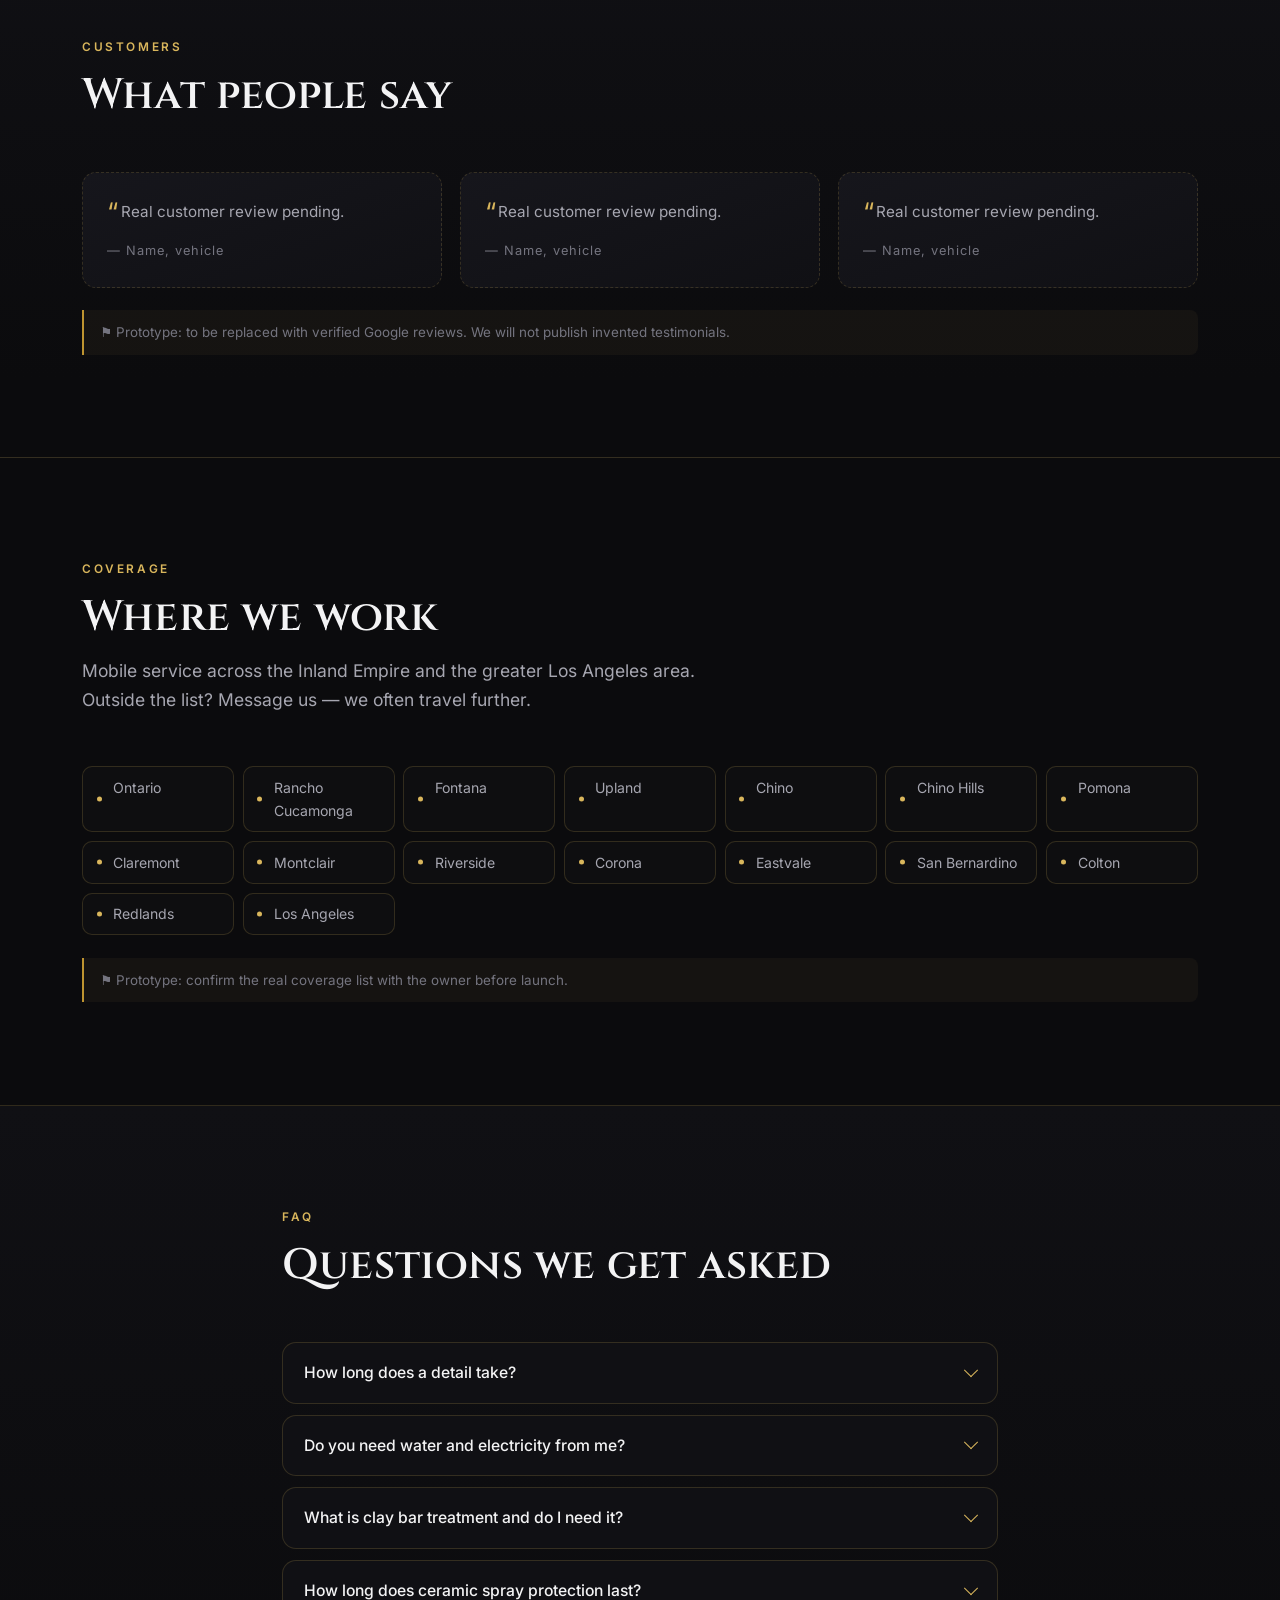
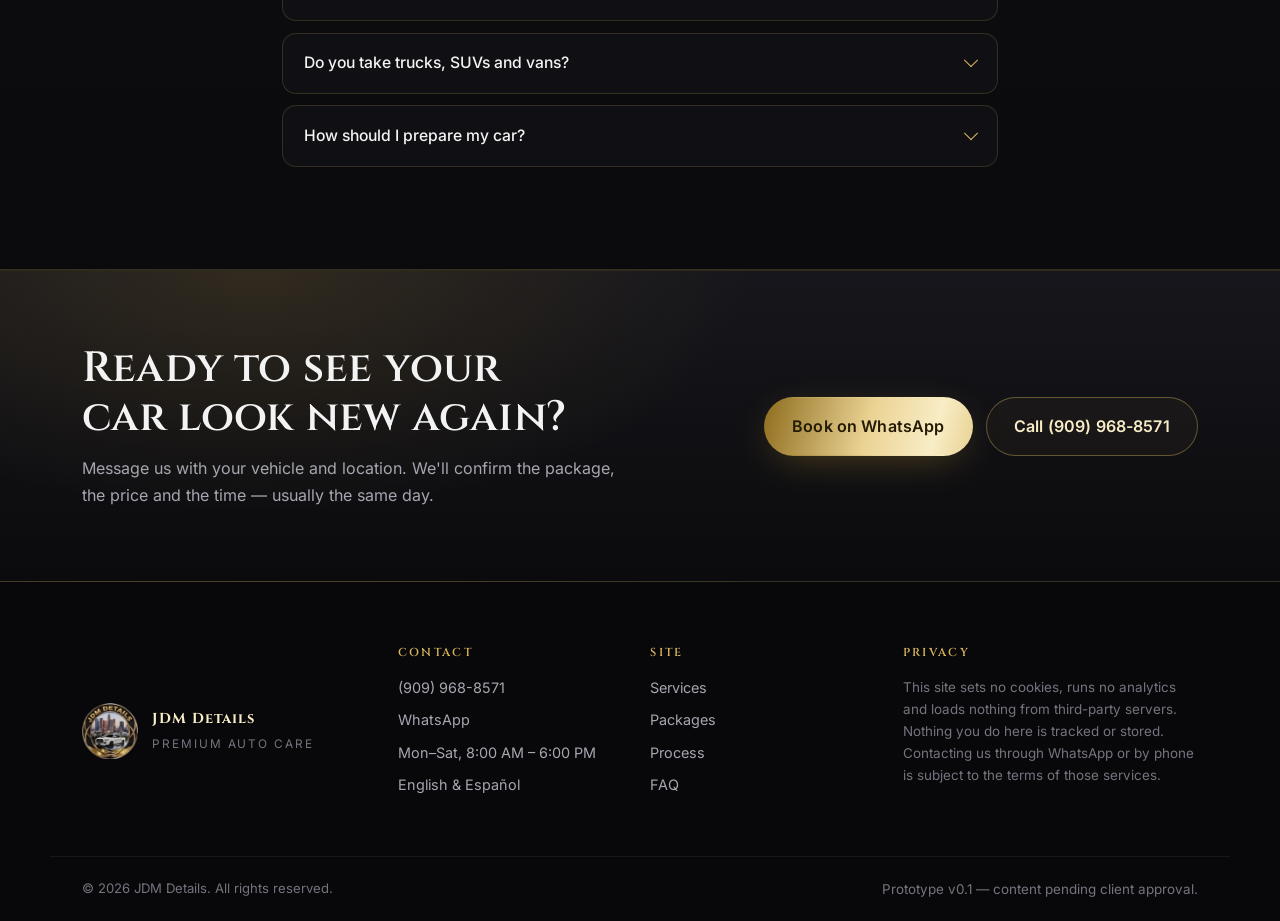
<file: prototipo.html>
<!DOCTYPE html>
<!--
  ============================================================================
  JDM Details — PROTOTIPO EN UN SOLO ARCHIVO

  Generado automáticamente por tools/build-prototipo.py. No editar a mano:
  los cambios se hacen en index.html, assets/css/styles.css y assets/js/main.js,
  y después se vuelve a correr el script.

  Todo va incrustado (estilos, scripts, tipografías e imágenes), así que este
  archivo no hace ni una sola petición a internet.
  ============================================================================
-->

<html lang="en" data-lang="en">
<head>
<meta charset="utf-8">
<meta name="viewport" content="width=device-width, initial-scale=1, viewport-fit=cover">
<meta http-equiv="Content-Security-Policy" content="default-src 'none'; img-src data:; font-src data:; style-src 'unsafe-inline'; script-src 'unsafe-inline'; base-uri 'none'; form-action 'none'; frame-ancestors 'none'">
<meta name="robots" content="noindex, nofollow">
<meta name="referrer" content="strict-origin-when-cross-origin">
<meta name="color-scheme" content="dark">
<meta name="theme-color" content="#0B0B0D">

<title>JDM Details — Premium Auto Care | Mobile Detailing</title>
<meta name="description" content="Professional mobile auto detailing. Hand wash, deep interior cleaning, clay bar decontamination and ceramic spray protection. We come to you. Hablo Español. Call (909) 968-8571.">
<link rel="canonical" href="https://jdmdetails.com/">

<meta property="og:type" content="website">
<meta property="og:site_name" content="JDM Details">
<meta property="og:title" content="JDM Details — Premium Auto Care">
<meta property="og:description" content="Professional mobile auto detailing. Showroom shine, delivered to your driveway. Hablo Español.">
<meta property="og:url" content="https://jdmdetails.com/">
<meta property="og:image" content="https://jdmdetails.com/assets/img/og-image.jpg">
<meta property="og:image:width" content="1200">
<meta property="og:image:height" content="630">
<meta property="og:image:alt" content="JDM Details — Premium Auto Care">
<meta name="twitter:card" content="summary_large_image">

<link rel="icon" href="[data-uri]" type="image/png">
<style>
/* ==========================================================================
   JDM Details — Premium Auto Care
   Design system · dark + gold · mobile first
   ========================================================================== */

/* ── Fonts (self-hosted, no third-party requests) ───────────────────────── */
@font-face {
  font-family: 'Cinzel';
  font-style: normal;
  font-weight: 400 900;
  font-display: swap;
  src: url([data-uri]) format('woff2');
  unicode-range: U+0000-00FF, U+0131, U+0152-0153, U+02BB-02BC, U+02C6, U+02DA,
    U+02DC, U+0304, U+0308, U+0329, U+2000-206F, U+20AC, U+2122, U+2191, U+2193,
    U+2212, U+2215, U+FEFF, U+FFFD;
}
@font-face {
  font-family: 'Inter';
  font-style: normal;
  font-weight: 100 900;
  font-display: swap;
  src: url([data-uri]) format('woff2');
  unicode-range: U+0000-00FF, U+0131, U+0152-0153, U+02BB-02BC, U+02C6, U+02DA,
    U+02DC, U+0304, U+0308, U+0329, U+2000-206F, U+20AC, U+2122, U+2191, U+2193,
    U+2212, U+2215, U+FEFF, U+FFFD;
}
/* ── Tokens ─────────────────────────────────────────────────────────────── */
:root {
  /* Brand golds, sampled from the emblem */
  --gold-100: #F8EDC6;
  --gold-200: #EBD394;
  --gold-300: #D9B65C;
  --gold-400: #BE9430;
  --gold-500: #8E6D1E;
  --gold-line: rgba(217, 182, 92, .18);
  --gold-line-strong: rgba(217, 182, 92, .40);
  --gold-sheen: linear-gradient(105deg, var(--gold-500) 0%, var(--gold-200) 26%, var(--gold-100) 42%, var(--gold-300) 62%, var(--gold-500) 100%);

  /* Neutrals */
  --ink: #08080A;
  --surface-0: #0B0B0D;
  --surface-1: #101014;
  --surface-2: #16161C;
  --surface-3: #1D1D25;

  --text: #F3F3F4;
  --text-muted: #A6A6B0;
  --text-dim: #74747F;

  /* Layout */
  --container: 1180px;
  --container-narrow: 780px;
  --radius: 14px;
  --radius-lg: 20px;
  --header-h: 72px;

  --shadow-sm: 0 2px 8px rgba(0, 0, 0, .4);
  --shadow-md: 0 12px 32px rgba(0, 0, 0, .5);
  --shadow-gold: 0 10px 40px -12px rgba(190, 148, 48, .45);

  --ease: cubic-bezier(.22, .8, .32, 1);

  color-scheme: dark;
}

/* ── Reset ──────────────────────────────────────────────────────────────── */
*, *::before, *::after { box-sizing: border-box; }
* { margin: 0; }

html {
  scroll-behavior: smooth;
  scroll-padding-top: calc(var(--header-h) + 16px);
  -webkit-text-size-adjust: 100%;
}

body {
  background: var(--surface-0);
  color: var(--text);
  font-family: 'Inter', system-ui, -apple-system, 'Segoe UI', Roboto, sans-serif;
  font-size: 1rem;
  line-height: 1.65;
  font-synthesis-weight: none;
  -webkit-font-smoothing: antialiased;
  overflow-x: hidden;
}

img, picture, svg { display: block; max-width: 100%; }
img { height: auto; }
a { color: inherit; text-decoration: none; }
button { font: inherit; color: inherit; background: none; border: 0; cursor: pointer; }
ul, ol { list-style: none; padding: 0; }
table { border-collapse: collapse; }

:focus-visible {
  outline: 2px solid var(--gold-200);
  outline-offset: 3px;
  border-radius: 4px;
}

.sr-only {
  position: absolute; width: 1px; height: 1px; padding: 0;
  overflow: hidden; clip: rect(0 0 0 0); clip-path: inset(50%); white-space: nowrap;
}

.skip-link {
  position: fixed; top: 8px; left: 8px; z-index: 999;
  padding: .7rem 1.1rem; border-radius: 8px;
  background: var(--gold-300); color: var(--ink); font-weight: 600;
  transform: translateY(-160%); transition: transform .2s var(--ease);
}
.skip-link:focus-visible { transform: translateY(0); }

/* ── Typography ─────────────────────────────────────────────────────────── */
h1, h2, h3 {
  font-family: 'Cinzel', Georgia, 'Times New Roman', serif;
  font-weight: 600;
  line-height: 1.15;
  letter-spacing: .005em;
  text-wrap: balance;
}

h1 { font-size: clamp(2.15rem, 1.4rem + 3.2vw, 3.9rem); }
h2 { font-size: clamp(1.65rem, 1.15rem + 2.1vw, 2.65rem); }
h3 { font-size: 1.06rem; letter-spacing: .02em; }

p { text-wrap: pretty; }

.eyebrow {
  font-family: 'Inter', sans-serif;
  font-size: .74rem;
  font-weight: 600;
  letter-spacing: .22em;
  text-transform: uppercase;
  color: var(--gold-300);
  margin-bottom: .9rem;
}

.lede {
  color: var(--text-muted);
  font-size: clamp(1rem, .96rem + .2vw, 1.09rem);
  max-width: 62ch;
}

.grad {
  background: var(--gold-sheen);
  background-size: 180% auto;
  -webkit-background-clip: text;
  background-clip: text;
  color: transparent;
}

.small { font-size: .84rem; }

/* ── Layout ─────────────────────────────────────────────────────────────── */
.container {
  width: 100%;
  max-width: var(--container);
  margin-inline: auto;
  padding-inline: clamp(1.1rem, 4vw, 2rem);
}
.container-narrow { max-width: var(--container-narrow); }

.section { padding-block: clamp(3.6rem, 8vw, 6.5rem); }
.section-alt {
  background: linear-gradient(180deg, var(--surface-1), var(--surface-0) 85%);
  border-block: 1px solid var(--gold-line);
}

.section-head { margin-bottom: clamp(2rem, 4vw, 3.2rem); max-width: 68ch; }
.section-head .lede { margin-top: .9rem; }

.grid { display: grid; gap: 1.1rem; }
.grid-3 { grid-template-columns: 1fr; }
.grid-4 { grid-template-columns: 1fr; }

@media (min-width: 620px) {
  .grid-3, .grid-4 { grid-template-columns: repeat(2, 1fr); }
}
@media (min-width: 980px) {
  .grid-3 { grid-template-columns: repeat(3, 1fr); }
  .grid-4 { grid-template-columns: repeat(4, 1fr); }
}

/* ── Buttons ────────────────────────────────────────────────────────────── */
.btn {
  --btn-py: .78rem;
  display: inline-flex;
  align-items: center;
  justify-content: center;
  gap: .55rem;
  padding: var(--btn-py) 1.35rem;
  border-radius: 999px;
  font-weight: 600;
  font-size: .93rem;
  letter-spacing: .01em;
  white-space: nowrap;
  border: 1px solid transparent;
  transition: transform .18s var(--ease), box-shadow .25s var(--ease),
              background-color .25s var(--ease), border-color .25s var(--ease),
              color .25s var(--ease);
}
.btn:hover { transform: translateY(-2px); }
.btn:active { transform: translateY(0); }

.btn-gold {
  background: var(--gold-sheen);
  background-size: 200% auto;
  background-position: 0% center;
  color: #241B04;
  box-shadow: var(--shadow-gold);
  transition: background-position .5s var(--ease), transform .18s var(--ease), box-shadow .25s var(--ease);
}
.btn-gold:hover { background-position: 100% center; box-shadow: 0 14px 46px -10px rgba(217, 182, 92, .6); }

.btn-ghost {
  border-color: var(--gold-line-strong);
  color: var(--gold-100);
  background: rgba(217, 182, 92, .04);
}
.btn-ghost:hover {
  background: rgba(217, 182, 92, .12);
  border-color: var(--gold-300);
}

.btn-sm { --btn-py: .55rem; padding-inline: 1rem; font-size: .85rem; }
.btn-lg { --btn-py: .95rem; padding-inline: 1.7rem; font-size: 1rem; }
.btn-block { display: flex; width: 100%; }

.ico { width: 1.05em; height: 1.05em; fill: currentColor; flex: none; }

/* ── Header ─────────────────────────────────────────────────────────────── */
.site-header {
  position: sticky;
  top: 0;
  z-index: 100;
  background: rgba(11, 11, 13, .72);
  backdrop-filter: blur(14px) saturate(140%);
  -webkit-backdrop-filter: blur(14px) saturate(140%);
  border-bottom: 1px solid transparent;
  transition: border-color .3s var(--ease), background-color .3s var(--ease);
}
.site-header.is-scrolled {
  border-bottom-color: var(--gold-line);
  background: rgba(8, 8, 10, .9);
}

.header-inner {
  min-height: var(--header-h);
  display: flex;
  align-items: center;
  justify-content: space-between;
  gap: 1rem;
}

.brand { display: flex; align-items: center; gap: .7rem; flex: none; }
.brand-mark { width: 40px; height: 40px; }
.brand-text { display: flex; flex-direction: column; line-height: 1.15; }
.brand-text strong {
  font-family: 'Cinzel', serif;
  font-size: 1.02rem;
  font-weight: 700;
  letter-spacing: .06em;
  background: var(--gold-sheen);
  -webkit-background-clip: text;
  background-clip: text;
  color: transparent;
}
.brand-text em {
  font-style: normal;
  font-size: .62rem;
  letter-spacing: .2em;
  text-transform: uppercase;
  color: var(--text-dim);
}

.nav-list { display: flex; gap: .3rem; }
.nav-list a {
  display: block;
  padding: .5rem .75rem;
  border-radius: 8px;
  font-size: .9rem;
  color: var(--text-muted);
  transition: color .2s var(--ease), background-color .2s var(--ease);
}
.nav-list a:hover { color: var(--gold-100); background: rgba(217, 182, 92, .08); }

.nav { display: none; align-items: center; gap: 1.4rem; }
.nav-actions { display: flex; align-items: center; gap: .6rem; }

.header-side { display: flex; align-items: center; gap: .5rem; flex: none; }

.lang-toggle {
  width: 40px; height: 34px;
  display: grid; place-items: center;
  border: 1px solid var(--gold-line-strong);
  border-radius: 999px;
  font-size: .74rem;
  font-weight: 700;
  letter-spacing: .08em;
  color: var(--gold-200);
  transition: background-color .2s var(--ease), color .2s var(--ease);
}
.lang-toggle:hover { background: rgba(217, 182, 92, .14); color: var(--gold-100); }

.burger {
  width: 44px; height: 44px;
  display: grid; place-content: center; gap: 5px;
  border: 1px solid var(--gold-line);
  border-radius: 10px;
}
.burger span {
  display: block; width: 20px; height: 1.5px;
  background: var(--gold-200);
  transition: transform .25s var(--ease), opacity .2s var(--ease);
}
.burger[aria-expanded="true"] span:nth-child(1) { transform: translateY(6.5px) rotate(45deg); }
.burger[aria-expanded="true"] span:nth-child(2) { opacity: 0; }
.burger[aria-expanded="true"] span:nth-child(3) { transform: translateY(-6.5px) rotate(-45deg); }

@media (min-width: 940px) {
  .nav { display: flex; }
  .burger { display: none; }
}

/* Mobile drawer */
@media (max-width: 939px) {
  .nav {
    position: fixed;
    inset: var(--header-h) 0 auto 0;
    display: block;
    flex-direction: column;
    padding: 1.2rem clamp(1.1rem, 4vw, 2rem) 1.8rem;
    background: rgba(8, 8, 10, .97);
    backdrop-filter: blur(16px);
    -webkit-backdrop-filter: blur(16px);
    border-bottom: 1px solid var(--gold-line);
    transform: translateY(-8px);
    opacity: 0;
    visibility: hidden;
    transition: opacity .24s var(--ease), transform .24s var(--ease), visibility .24s;
  }
  .nav.is-open { opacity: 1; visibility: visible; transform: translateY(0); }
  .nav-list { flex-direction: column; gap: 0; }
  .nav-list a {
    padding: .85rem .4rem;
    font-size: 1.02rem;
    border-bottom: 1px solid rgba(255, 255, 255, .05);
    border-radius: 0;
  }
  .nav-actions { margin-top: 1.2rem; justify-content: space-between; }
  .nav-actions .btn { flex: 1; }
}

/* ── Hero ───────────────────────────────────────────────────────────────── */
.hero {
  position: relative;
  isolation: isolate;
  padding-block: clamp(3rem, 8vw, 6rem) clamp(4rem, 9vw, 7rem);
  overflow: hidden;
}

.hero-bg {
  position: absolute;
  inset: -20% -10% auto -10%;
  height: 150%;
  z-index: -1;
  background:
    radial-gradient(58% 46% at 72% 22%, rgba(190, 148, 48, .20), transparent 68%),
    radial-gradient(46% 40% at 12% 78%, rgba(120, 96, 30, .13), transparent 70%),
    linear-gradient(180deg, #101015 0%, var(--surface-0) 70%);
}
.hero-bg::after {
  content: '';
  position: absolute;
  inset: 0;
  background-image: repeating-linear-gradient(115deg,
    rgba(255, 255, 255, .022) 0 1px, transparent 1px 9px);
  mask-image: radial-gradient(70% 60% at 50% 35%, #000 20%, transparent 85%);
  -webkit-mask-image: radial-gradient(70% 60% at 50% 35%, #000 20%, transparent 85%);
}

.hero-inner {
  display: grid;
  gap: clamp(2.4rem, 5vw, 3.5rem);
  align-items: center;
}
@media (min-width: 900px) {
  .hero-inner { grid-template-columns: 1.05fr .95fr; }
}

.hero-title { margin-bottom: 1.2rem; }
.hero-title span { display: block; }

.hero-sub {
  color: var(--text-muted);
  font-size: clamp(1rem, .95rem + .35vw, 1.14rem);
  max-width: 54ch;
}

.hero-cta {
  display: flex;
  flex-wrap: wrap;
  gap: .8rem;
  margin-top: 2rem;
}

.chips {
  display: flex;
  flex-wrap: wrap;
  gap: .5rem;
  margin-top: 2.1rem;
}
.chips li {
  display: inline-flex;
  align-items: center;
  gap: .45rem;
  padding: .38rem .85rem .38rem .7rem;
  border: 1px solid var(--gold-line);
  border-radius: 999px;
  background: rgba(255, 255, 255, .02);
  font-size: .78rem;
  letter-spacing: .02em;
  color: var(--text-muted);
}
.chips li::before {
  content: '';
  width: 5px; height: 5px;
  border-radius: 50%;
  background: var(--gold-300);
  flex: none;
}

.hero-logo { position: relative; display: grid; place-items: center; }
.hero-logo img {
  width: min(100%, 420px);
  height: auto;
  filter: drop-shadow(0 24px 44px rgba(0, 0, 0, .65));
  animation: float 7s ease-in-out infinite;
}
.logo-glow {
  position: absolute;
  inset: 8% 8% 20% 8%;
  border-radius: 50%;
  background: radial-gradient(circle, rgba(217, 182, 92, .28), transparent 62%);
  filter: blur(38px);
  z-index: -1;
}

@keyframes float {
  0%, 100% { transform: translateY(0); }
  50% { transform: translateY(-12px); }
}

.scroll-hint {
  position: absolute;
  left: 50%; bottom: 1.4rem;
  translate: -50% 0;
  width: 22px; height: 34px;
  border: 1px solid var(--gold-line-strong);
  border-radius: 999px;
  display: none;
}
.scroll-hint span {
  position: absolute;
  left: 50%; top: 7px;
  translate: -50% 0;
  width: 3px; height: 6px;
  border-radius: 2px;
  background: var(--gold-300);
  animation: scrolldot 1.9s var(--ease) infinite;
}
@keyframes scrolldot {
  0% { opacity: 0; transform: translateY(0); }
  35% { opacity: 1; }
  100% { opacity: 0; transform: translateY(12px); }
}
@media (min-width: 900px) { .scroll-hint { display: block; } }

/* ── Cards ──────────────────────────────────────────────────────────────── */
.card {
  position: relative;
  padding: 1.6rem 1.5rem;
  border: 1px solid var(--gold-line);
  border-radius: var(--radius);
  background: linear-gradient(160deg, var(--surface-2), var(--surface-1));
  transition: transform .3s var(--ease), border-color .3s var(--ease), box-shadow .3s var(--ease);
}
.card::before {
  content: '';
  position: absolute;
  inset: 0;
  border-radius: inherit;
  padding: 1px;
  background: linear-gradient(140deg, rgba(248, 237, 198, .35), transparent 42%);
  mask: linear-gradient(#000 0 0) content-box, linear-gradient(#000 0 0);
  -webkit-mask: linear-gradient(#000 0 0) content-box, linear-gradient(#000 0 0);
  mask-composite: exclude;
  -webkit-mask-composite: xor;
  opacity: 0;
  transition: opacity .3s var(--ease);
  pointer-events: none;
}
.card:hover {
  transform: translateY(-4px);
  border-color: var(--gold-line-strong);
  box-shadow: var(--shadow-md);
}
.card:hover::before { opacity: 1; }

.card h3 { margin-bottom: .5rem; color: var(--gold-100); }
.card p { color: var(--text-muted); font-size: .93rem; }

.card-ico {
  width: 46px; height: 46px;
  display: grid; place-items: center;
  margin-bottom: 1.1rem;
  border-radius: 12px;
  border: 1px solid var(--gold-line);
  background: radial-gradient(circle at 30% 20%, rgba(217, 182, 92, .16), transparent 70%);
}
.card-ico svg {
  width: 23px; height: 23px;
  fill: none;
  stroke: var(--gold-300);
  stroke-width: 1.5;
  stroke-linecap: round;
  stroke-linejoin: round;
}

.mini h3 { color: var(--gold-100); margin-bottom: .5rem; }
.mini p { color: var(--text-muted); font-size: .92rem; }
.mini {
  padding-left: 1.1rem;
  border-left: 2px solid var(--gold-line-strong);
}

/* ── Packages ───────────────────────────────────────────────────────────── */
.pkg-grid { gap: 1.2rem; align-items: start; }

.pkg {
  position: relative;
  display: flex;
  flex-direction: column;
  height: 100%;
  border: 1px solid var(--gold-line);
  border-radius: var(--radius-lg);
  background: linear-gradient(170deg, var(--surface-2), var(--surface-1) 60%);
  overflow: hidden;
  transition: transform .3s var(--ease), border-color .3s var(--ease), box-shadow .3s var(--ease);
}
.pkg:hover { transform: translateY(-4px); border-color: var(--gold-line-strong); box-shadow: var(--shadow-md); }

.pkg-featured {
  border-color: var(--gold-line-strong);
  box-shadow: var(--shadow-gold);
}
.pkg-featured::before {
  content: '';
  position: absolute;
  inset-inline: 0; top: 0;
  height: 2px;
  background: var(--gold-sheen);
}

.pkg-badge {
  position: absolute;
  top: 1.1rem; right: 1.1rem;
  padding: .25rem .7rem;
  border-radius: 999px;
  background: var(--gold-sheen);
  color: #241B04;
  font-size: .66rem;
  font-weight: 700;
  letter-spacing: .12em;
  text-transform: uppercase;
}

.pkg-head {
  padding: 1.8rem 1.5rem 1.3rem;
  border-bottom: 1px solid var(--gold-line);
}
.pkg-head h3 {
  font-size: 1.35rem;
  letter-spacing: .04em;
  color: var(--gold-100);
  margin-bottom: .6rem;
  padding-right: 5.5rem;
}
.pkg-desc { color: var(--text-muted); font-size: .9rem; min-height: 3.2em; }

.pkg-price {
  margin-top: 1.1rem;
  font-family: 'Cinzel', serif;
  font-size: 1.05rem;
  letter-spacing: .06em;
  color: var(--gold-300);
}

.pkg-body { padding: 1.4rem 1.5rem; flex: 1; }

.pkg-group {
  font-size: .68rem;
  font-weight: 700;
  letter-spacing: .2em;
  text-transform: uppercase;
  color: var(--text-dim);
  margin-bottom: .85rem;
}
.pkg-group:not(:first-child) { margin-top: 1.6rem; }

.ticks { display: grid; gap: .8rem; }
.ticks li {
  position: relative;
  padding-left: 1.7rem;
  font-size: .89rem;
  line-height: 1.55;
  color: var(--text-muted);
}
.ticks li::before {
  content: '';
  position: absolute;
  left: 0; top: .42em;
  width: 1rem; height: 1rem;
  border-radius: 50%;
  background: rgba(217, 182, 92, .14);
  border: 1px solid var(--gold-line-strong);
}
.ticks li::after {
  content: '';
  position: absolute;
  left: .3rem; top: .72em;
  width: .42rem; height: .22rem;
  border-left: 1.6px solid var(--gold-200);
  border-bottom: 1.6px solid var(--gold-200);
  transform: rotate(-45deg);
}
.ticks strong { color: var(--text); font-weight: 600; }

.pkg-foot { padding: 0 1.5rem 1.6rem; }

/* ── Comparison table ───────────────────────────────────────────────────── */
.compare-wrap { margin-top: clamp(3rem, 6vw, 4.5rem); }
.compare-title {
  font-size: 1.25rem;
  letter-spacing: .04em;
  margin-bottom: 1.2rem;
  color: var(--gold-100);
}

.table-scroll {
  overflow-x: auto;
  border: 1px solid var(--gold-line);
  border-radius: var(--radius);
  background: var(--surface-1);
  -webkit-overflow-scrolling: touch;
}

.compare { width: 100%; min-width: 620px; font-size: .88rem; }
.compare th, .compare td {
  padding: .85rem 1rem;
  text-align: left;
  border-bottom: 1px solid rgba(255, 255, 255, .05);
}
.compare thead th {
  position: sticky; top: 0;
  background: var(--surface-3);
  color: var(--gold-100);
  font-family: 'Cinzel', serif;
  font-size: .82rem;
  font-weight: 600;
  letter-spacing: .05em;
  white-space: nowrap;
}
.compare thead th:not(:first-child),
.compare tbody td { text-align: center; width: 17%; }
.compare tbody th {
  font-weight: 400;
  color: var(--text-muted);
}
.compare tbody tr:hover { background: rgba(217, 182, 92, .045); }
.compare tbody tr:last-child th,
.compare tbody tr:last-child td { border-bottom: 0; }

.compare td[data-yes]::before {
  content: '✓';
  color: var(--gold-200);
  font-weight: 700;
  font-size: 1.05rem;
}
.compare td[data-no]::before {
  content: '–';
  color: var(--text-dim);
}

.table-note {
  margin-top: 1rem;
  font-size: .87rem;
  color: var(--text-dim);
}

/* ── Steps ──────────────────────────────────────────────────────────────── */
.steps {
  display: grid;
  gap: 1.6rem;
  counter-reset: step;
}
@media (min-width: 700px) { .steps { grid-template-columns: repeat(2, 1fr); gap: 2rem 2.4rem; } }
@media (min-width: 1040px) { .steps { grid-template-columns: repeat(4, 1fr); } }

.step { position: relative; padding-top: 2.6rem; }
.step::before {
  content: '';
  position: absolute;
  top: 1.15rem; left: 0; right: 0;
  height: 1px;
  background: linear-gradient(90deg, var(--gold-line-strong), transparent);
}
.step-n {
  position: absolute;
  top: 0; left: 0;
  font-family: 'Cinzel', serif;
  font-size: 1.55rem;
  font-weight: 700;
  line-height: 1;
  background: var(--gold-sheen);
  -webkit-background-clip: text;
  background-clip: text;
  color: transparent;
}
.step h3 { margin-bottom: .5rem; color: var(--gold-100); }
.step p { color: var(--text-muted); font-size: .92rem; }

/* ── Gallery ────────────────────────────────────────────────────────────── */
.gallery {
  display: grid;
  gap: 1rem;
  grid-template-columns: repeat(auto-fill, minmax(300px, 1fr));
}
.shot {
  border: 1px solid var(--gold-line);
  border-radius: var(--radius);
  overflow: hidden;
  background: var(--surface-1);
}
.shot-ph {
  aspect-ratio: 4 / 3;
  background:
    repeating-linear-gradient(135deg,
      rgba(217, 182, 92, .05) 0 10px,
      transparent 10px 20px),
    linear-gradient(150deg, var(--surface-3), var(--surface-1));
}
.shot figcaption {
  padding: .6rem .9rem;
  font-size: .74rem;
  letter-spacing: .12em;
  text-transform: uppercase;
  color: var(--text-dim);
  border-top: 1px solid var(--gold-line);
}

.placeholder-note {
  margin-top: 1.4rem;
  padding: .7rem 1rem;
  border-left: 2px solid var(--gold-400);
  background: rgba(217, 182, 92, .05);
  border-radius: 0 8px 8px 0;
  font-size: .84rem;
  color: var(--text-dim);
}

/* ── Testimonials ───────────────────────────────────────────────────────── */
.quote {
  padding: 1.6rem 1.5rem;
  border: 1px solid var(--gold-line);
  border-radius: var(--radius);
  background: linear-gradient(160deg, var(--surface-2), var(--surface-1));
}
.quote p { color: var(--text-muted); font-size: .95rem; }
.quote p::before { content: '“'; color: var(--gold-300); font-size: 1.6rem; line-height: 0; vertical-align: -.15em; margin-right: .1em; }
.quote cite {
  display: block;
  margin-top: 1rem;
  font-style: normal;
  font-size: .8rem;
  letter-spacing: .08em;
  color: var(--text-dim);
}
.quote.is-placeholder { border-style: dashed; }

/* ── Service area ───────────────────────────────────────────────────────── */
.area-list {
  display: grid;
  gap: .55rem;
  grid-template-columns: repeat(auto-fill, minmax(150px, 1fr));
}
.area-list li {
  position: relative;
  padding: .55rem .9rem .55rem 1.9rem;
  border: 1px solid var(--gold-line);
  border-radius: 10px;
  background: rgba(255, 255, 255, .015);
  font-size: .88rem;
  color: var(--text-muted);
}
.area-list li::before {
  content: '';
  position: absolute;
  left: .85rem; top: 50%;
  translate: 0 -50%;
  width: 5px; height: 5px;
  border-radius: 50%;
  background: var(--gold-300);
}

/* ── FAQ ────────────────────────────────────────────────────────────────── */
.faq { display: grid; gap: .7rem; }

.qa {
  border: 1px solid var(--gold-line);
  border-radius: var(--radius);
  background: var(--surface-1);
  overflow: hidden;
  transition: border-color .25s var(--ease);
}
.qa[open] { border-color: var(--gold-line-strong); }

.qa summary {
  display: flex;
  align-items: center;
  justify-content: space-between;
  gap: 1rem;
  padding: 1.05rem 1.3rem;
  font-weight: 500;
  font-size: .98rem;
  cursor: pointer;
  list-style: none;
  transition: color .2s var(--ease);
}
.qa summary::-webkit-details-marker { display: none; }
.qa summary:hover { color: var(--gold-100); }

.qa summary::after {
  content: '';
  flex: none;
  width: 10px; height: 10px;
  border-right: 1.8px solid var(--gold-300);
  border-bottom: 1.8px solid var(--gold-300);
  transform: rotate(45deg) translate(-2px, -2px);
  transition: transform .25s var(--ease);
}
.qa[open] summary::after { transform: rotate(-135deg) translate(-2px, -2px); }

.qa-body {
  padding: 0 1.3rem 1.2rem;
  color: var(--text-muted);
  font-size: .92rem;
}

/* ── CTA band ───────────────────────────────────────────────────────────── */
.cta-band {
  position: relative;
  isolation: isolate;
  padding-block: clamp(3rem, 7vw, 4.6rem);
  border-block: 1px solid var(--gold-line);
  background:
    radial-gradient(60% 120% at 20% 0%, rgba(190, 148, 48, .16), transparent 65%),
    linear-gradient(180deg, var(--surface-2), var(--surface-0));
}
.cta-inner {
  display: grid;
  gap: 1.8rem;
  align-items: center;
}
@media (min-width: 880px) {
  .cta-inner { grid-template-columns: 1.4fr auto; gap: 3rem; }
}
.cta-band h2 { margin-bottom: .8rem; }
.cta-band p { color: var(--text-muted); max-width: 56ch; }
.cta-actions { display: flex; flex-wrap: wrap; gap: .8rem; }

/* ── Footer ─────────────────────────────────────────────────────────────── */
.site-footer {
  padding-top: clamp(2.8rem, 6vw, 4rem);
  background: var(--ink);
  font-size: .9rem;
}

.footer-grid {
  display: grid;
  gap: 2.2rem;
  padding-bottom: 2.6rem;
}
@media (min-width: 700px) { .footer-grid { grid-template-columns: repeat(2, 1fr); } }
@media (min-width: 1020px) { .footer-grid { grid-template-columns: 1.3fr 1fr 1fr 1.4fr; gap: 2.6rem; } }

.footer-brand { display: flex; align-items: center; gap: .9rem; }
.footer-brand img { width: 56px; height: 56px; }
.footer-brand strong {
  font-family: 'Cinzel', serif;
  letter-spacing: .06em;
  color: var(--gold-100);
}
.footer-brand span { color: var(--text-dim); font-size: .74rem; letter-spacing: .16em; text-transform: uppercase; }

.footer-col h3 {
  font-size: .72rem;
  letter-spacing: .2em;
  text-transform: uppercase;
  color: var(--gold-300);
  margin-bottom: 1rem;
}
.plain { display: grid; gap: .55rem; color: var(--text-muted); }
.plain a { transition: color .2s var(--ease); }
.plain a:hover { color: var(--gold-100); }
.footer-col p { color: var(--text-dim); }

.socials { display: flex; gap: .55rem; margin-top: 1.1rem; }
.socials a {
  width: 38px; height: 38px;
  display: grid; place-items: center;
  border: 1px solid var(--gold-line);
  border-radius: 10px;
  transition: border-color .2s var(--ease), background-color .2s var(--ease);
}
.socials a:hover { border-color: var(--gold-300); background: rgba(217, 182, 92, .1); }
.socials svg { width: 17px; height: 17px; fill: var(--gold-200); }

.footer-bottom {
  display: flex;
  flex-wrap: wrap;
  justify-content: space-between;
  gap: .6rem;
  padding-block: 1.3rem;
  border-top: 1px solid rgba(255, 255, 255, .06);
  color: var(--text-dim);
  font-size: .82rem;
}

/* ── Floating WhatsApp ──────────────────────────────────────────────────── */
.fab {
  position: fixed;
  right: max(1rem, env(safe-area-inset-right));
  bottom: max(1rem, env(safe-area-inset-bottom));
  z-index: 90;
  width: 54px; height: 54px;
  display: grid; place-items: center;
  border-radius: 50%;
  background: var(--gold-sheen);
  box-shadow: var(--shadow-gold);
  transition: transform .25s var(--ease), box-shadow .25s var(--ease);
}
.fab:hover { transform: scale(1.07); box-shadow: 0 14px 40px -8px rgba(217, 182, 92, .65); }
.fab svg { width: 27px; height: 27px; fill: #241B04; }

@media (min-width: 940px) { .fab { width: 58px; height: 58px; } }

/* ── Scroll reveal ──────────────────────────────────────────────────────── */
.reveal {
  opacity: 0;
  transform: translateY(18px);
  transition: opacity .6s var(--ease), transform .6s var(--ease);
}
.reveal.is-in { opacity: 1; transform: none; }

/* Stagger siblings inside a grid so a row animates in as a wave. */
.reveal:nth-child(2) { transition-delay: 70ms; }
.reveal:nth-child(3) { transition-delay: 140ms; }
.reveal:nth-child(4) { transition-delay: 210ms; }

/* ── Motion & print ─────────────────────────────────────────────────────── */
@media (prefers-reduced-motion: reduce) {
  html { scroll-behavior: auto; }
  *, *::before, *::after {
    animation-duration: .001ms !important;
    animation-iteration-count: 1 !important;
    transition-duration: .001ms !important;
  }
  .reveal { opacity: 1; transform: none; }
  .btn:hover, .card:hover, .pkg:hover, .fab:hover { transform: none; }
}

@media print {
  .site-header, .fab, .scroll-hint, .hero-bg, .logo-glow { display: none !important; }
  body { background: #fff; color: #000; }
  .section { padding-block: 1.5rem; }
  a[href^="http"]::after { content: ' (' attr(href) ')'; font-size: .75em; }
}

</style>
</head>
<body>

<a class="skip-link" href="#main" data-i18n="a11y.skip">Skip to content</a>

<!-- ══ HEADER ══ -->
<header class="site-header" id="site-header">
  <div class="container header-inner">
    <a class="brand" href="#top" aria-label="JDM Details — Premium Auto Care">
      <img src="[data-uri]" alt="" width="128" height="128" class="brand-mark" decoding="async">
      <span class="brand-text">
        <strong>JDM Details</strong>
        <em data-i18n="brand.tagline">Premium Auto Care</em>
      </span>
    </a>

    <nav class="nav" id="nav" aria-label="Main">
      <ul class="nav-list">
        <li><a href="#services" data-i18n="nav.services">Services</a></li>
        <li><a href="#packages" data-i18n="nav.packages">Packages</a></li>
        <li><a href="#process" data-i18n="nav.process">Process</a></li>
        <li><a href="#gallery" data-i18n="nav.gallery">Gallery</a></li>
        <li><a href="#faq" data-i18n="nav.faq">FAQ</a></li>
        <li><a href="#contact" data-i18n="nav.contact">Contact</a></li>
      </ul>
      <div class="nav-actions">
        <a class="btn btn-gold btn-sm" href="tel:+19099688571">
          <svg class="ico" viewBox="0 0 24 24" aria-hidden="true"><path d="M6.6 10.8a15.1 15.1 0 0 0 6.6 6.6l2.2-2.2a1 1 0 0 1 1-.24 11.4 11.4 0 0 0 3.6.58 1 1 0 0 1 1 1V20a1 1 0 0 1-1 1A17 17 0 0 1 3 4a1 1 0 0 1 1-1h3.5a1 1 0 0 1 1 1 11.4 11.4 0 0 0 .58 3.6 1 1 0 0 1-.25 1z"/></svg>
          <span data-i18n="cta.call">Call now</span>
        </a>
      </div>
    </nav>

    <!-- Always visible, on every breakpoint -->
    <div class="header-side">
      <button type="button" class="lang-toggle" id="lang-toggle" aria-label="Cambiar a español">
        <span aria-hidden="true">ES</span>
      </button>
      <button type="button" class="burger" id="burger" aria-controls="nav" aria-expanded="false" aria-label="Open menu">
        <span></span><span></span><span></span>
      </button>
    </div>
  </div>
</header>

<main id="main">

<!-- ══ HERO ══ -->
<section class="hero" id="top">
  <div class="hero-bg" aria-hidden="true"></div>
  <div class="container hero-inner">
    <div class="hero-copy">
      <p class="eyebrow" data-i18n="hero.eyebrow">Mobile detailing · Southern California</p>
      <h1 class="hero-title">
        <span data-i18n="hero.title.1">Showroom shine,</span>
        <span class="grad" data-i18n="hero.title.2">delivered to your driveway.</span>
      </h1>
      <p class="hero-sub" data-i18n="hero.sub">Professional hand detailing for every vehicle — interior, exterior and paint protection. We bring the water, the equipment and the products. You keep your day.</p>

      <div class="hero-cta">
        <a class="btn btn-gold btn-lg" href="https://wa.me/19099688571?text=Hi%20JDM%20Details%2C%20I%27d%20like%20to%20book%20a%20detail." target="_blank" rel="noopener noreferrer">
          <svg class="ico" viewBox="0 0 24 24" aria-hidden="true"><path d="M12 2a10 10 0 0 0-8.6 15l-1.3 4.8 5-1.3A10 10 0 1 0 12 2m0 2a8 8 0 1 1-4.1 14.9l-.4-.2-2.5.7.7-2.4-.3-.4A8 8 0 0 1 12 4m-3 3.9c-.2 0-.5.1-.7.4-.3.3-.9.9-.9 2.1s.9 2.4 1 2.6c.2.2 1.8 2.9 4.5 3.9 2.2.9 2.7.7 3.2.7s1.5-.6 1.7-1.2.2-1.1.2-1.2l-.5-.3-1.8-.9c-.2-.1-.4-.2-.6.1l-.8 1c-.2.2-.3.2-.5.1a6.5 6.5 0 0 1-1.9-1.2 7.2 7.2 0 0 1-1.4-1.7c-.1-.3 0-.4.1-.5l.4-.5.3-.5v-.5l-.8-2c-.2-.5-.4-.4-.6-.4z"/></svg>
          <span data-i18n="cta.whatsapp">Book on WhatsApp</span>
        </a>
        <a class="btn btn-ghost btn-lg" href="tel:+19099688571">
          <span data-i18n="cta.callNumber">Call (909) 968-8571</span>
        </a>
      </div>

      <ul class="chips" aria-label="Highlights">
        <li data-i18n="chip.1">100% hand wash</li>
        <li data-i18n="chip.2">We come to you</li>
        <li data-i18n="chip.3">Hablo Español</li>
        <li data-i18n="chip.4">Ceramic protection</li>
      </ul>
    </div>

    <div class="hero-logo">
      <div class="logo-glow" aria-hidden="true"></div>
      <img src="[data-uri]" alt="JDM Details — Premium Auto Care" width="560" height="532" fetchpriority="high" decoding="async">
    </div>
  </div>

  <a class="scroll-hint" href="#services" aria-hidden="true" tabindex="-1"><span></span></a>
</section>

<!-- ══ SERVICES ══ -->
<section class="section" id="services" aria-labelledby="services-h">
  <div class="container">
    <header class="section-head">
      <p class="eyebrow" data-i18n="services.eyebrow">What we do</p>
      <h2 id="services-h" data-i18n="services.title">Detailing done by hand, start to finish</h2>
      <p class="lede" data-i18n="services.lede">No brushes, no shortcuts. Every step below is part of how we work — combine them in the package that fits your car.</p>
    </header>

    <div class="grid grid-3">
      <article class="card">
        <div class="card-ico" aria-hidden="true">
          <svg viewBox="0 0 24 24"><path d="M12 2.7c-2.6 3.5-5.6 7-5.6 10.4a5.6 5.6 0 1 0 11.2 0c0-3.4-3-6.9-5.6-10.4"/></svg>
        </div>
        <h3 data-i18n="svc.1.t">Hand wash &amp; dry</h3>
        <p data-i18n="svc.1.d">Two-bucket hand wash with pH-balanced soap, finished with a scratch-free microfiber dry.</p>
      </article>

      <article class="card">
        <div class="card-ico" aria-hidden="true">
          <svg viewBox="0 0 24 24"><circle cx="12" cy="12" r="8.6"/><circle cx="12" cy="12" r="3.4"/><path d="M12 3.4v5.2M12 15.4v5.2M3.4 12h5.2M15.4 12h5.2"/></svg>
        </div>
        <h3 data-i18n="svc.2.t">Wheels &amp; tires</h3>
        <p data-i18n="svc.2.d">Deep wheel and barrel cleaning, brake dust removal and a high-gloss tire dressing.</p>
      </article>

      <article class="card">
        <div class="card-ico" aria-hidden="true">
          <svg viewBox="0 0 24 24"><path d="M4.5 12.5 12 5l7.5 7.5"/><path d="M6.5 11v7.5h11V11"/><path d="M9.8 18.5v-4h4.4v4"/></svg>
        </div>
        <h3 data-i18n="svc.3.t">Full interior clean</h3>
        <p data-i18n="svc.3.d">Vacuum of seats, carpets, mats and trunk, plus a full wipe-down of dash, console and door panels.</p>
      </article>

      <article class="card">
        <div class="card-ico" aria-hidden="true">
          <svg viewBox="0 0 24 24"><path d="M6 20V9.5C6 6.5 8.7 4 12 4s6 2.5 6 5.5V20z"/><path d="M6 14.5h12"/><path d="M9.5 20v-5.5M14.5 20v-5.5"/></svg>
        </div>
        <h3 data-i18n="svc.4.t">Shampoo extraction</h3>
        <p data-i18n="svc.4.d">Hot-water shampoo extraction that lifts stains and embedded dirt out of cloth seats and carpets.</p>
      </article>

      <article class="card">
        <div class="card-ico" aria-hidden="true">
          <svg viewBox="0 0 24 24"><rect x="4.5" y="7.5" width="15" height="9" rx="2"/><path d="M4.5 12h15"/><path d="M8 4.5v3M16 16.5v3"/></svg>
        </div>
        <h3 data-i18n="svc.5.t">Clay bar decontamination</h3>
        <p data-i18n="svc.5.d">Removes iron, road grime and bonded contaminants a wash can't reach, leaving the paint glass-smooth.</p>
      </article>

      <article class="card">
        <div class="card-ico" aria-hidden="true">
          <svg viewBox="0 0 24 24"><path d="M12 3.2 19 6v6.2c0 4-2.9 7.2-7 8.6-4.1-1.4-7-4.6-7-8.6V6z"/><path d="m9.2 12.2 2 2 3.6-3.9"/></svg>
        </div>
        <h3 data-i18n="svc.6.t">Ceramic spray protection</h3>
        <p data-i18n="svc.6.d">Premium ceramic spray wax for extreme gloss, water repellency and lasting protection.</p>
      </article>
    </div>
  </div>
</section>

<!-- ══ PACKAGES ══ -->
<section class="section section-alt" id="packages" aria-labelledby="packages-h">
  <div class="container">
    <header class="section-head">
      <p class="eyebrow" data-i18n="pkg.eyebrow">Packages</p>
      <h2 id="packages-h" data-i18n="pkg.title">Pick the level of detail your car needs</h2>
      <p class="lede" data-i18n="pkg.lede">Three packages, one standard of work. Final price depends on vehicle size and condition — ask us and we'll quote you in minutes.</p>
    </header>

    <div class="grid grid-3 pkg-grid">

      <!-- STANDARD -->
      <article class="pkg">
        <header class="pkg-head">
          <h3 data-i18n="pkg.std.name">Standard Detail</h3>
          <p class="pkg-desc" data-i18n="pkg.std.desc">The essential reset. Clean inside and out, done properly by hand.</p>
          <p class="pkg-price"><span data-i18n="pkg.askPrice">Ask for price</span></p>
        </header>
        <div class="pkg-body">
          <p class="pkg-group" data-i18n="pkg.exterior">Exterior care</p>
          <ul class="ticks">
            <li><strong data-i18n="pkg.std.ex.1.t">Hand wash &amp; dry.</strong> <span data-i18n="pkg.std.ex.1.d">Gentle exterior hand wash with a scratch-free microfiber dry.</span></li>
            <li><strong data-i18n="pkg.std.ex.2.t">Tires &amp; wheels.</strong> <span data-i18n="pkg.std.ex.2.d">Deep tire cleaning finished with a high-gloss tire shine.</span></li>
            <li><strong data-i18n="pkg.std.ex.3.t">Crystal-clear glass.</strong> <span data-i18n="pkg.std.ex.3.d">Complete interior and exterior window and mirror cleaning.</span></li>
          </ul>
          <p class="pkg-group" data-i18n="pkg.interior">Interior care</p>
          <ul class="ticks">
            <li><strong data-i18n="pkg.std.in.1.t">Full interior cleaning.</strong> <span data-i18n="pkg.std.in.1.d">Thorough cleaning covering all main cabin surfaces.</span></li>
            <li><strong data-i18n="pkg.std.in.2.t">Interior vacuuming.</strong> <span data-i18n="pkg.std.in.2.d">Complete vacuuming of seats, floor mats and carpets.</span></li>
            <li><strong data-i18n="pkg.std.in.3.t">Panels &amp; dashboard wipe-down.</strong> <span data-i18n="pkg.std.in.3.d">Dusting and dirt removal from door panels, center console and dashboard.</span></li>
          </ul>
        </div>
        <footer class="pkg-foot">
          <a class="btn btn-ghost btn-block" href="https://wa.me/19099688571?text=Hi%20JDM%20Details%2C%20I%27m%20interested%20in%20the%20Standard%20Detail%20package." target="_blank" rel="noopener noreferrer" data-i18n="pkg.book">Book this package</a>
        </footer>
      </article>

      <!-- DELUXE -->
      <article class="pkg">
        <header class="pkg-head">
          <h3 data-i18n="pkg.dlx.name">Deluxe Detail</h3>
          <p class="pkg-desc" data-i18n="pkg.dlx.desc">Interior-focused. Cleans, refreshes and protects the surfaces you touch every day.</p>
          <p class="pkg-price"><span data-i18n="pkg.askPrice">Ask for price</span></p>
        </header>
        <div class="pkg-body">
          <p class="pkg-group" data-i18n="pkg.exterior">Exterior care</p>
          <ul class="ticks">
            <li><strong data-i18n="pkg.dlx.ex.1.t">Hand wash &amp; dry.</strong> <span data-i18n="pkg.dlx.ex.1.d">Gentle hand wash followed by a scratch-free microfiber towel dry.</span></li>
          </ul>
          <p class="pkg-group" data-i18n="pkg.interior">Interior care</p>
          <ul class="ticks">
            <li><strong data-i18n="pkg.dlx.in.1.t">Full interior vacuum.</strong> <span data-i18n="pkg.dlx.in.1.d">Thorough vacuuming of all seats, floor mats, carpets and trunk.</span></li>
            <li><strong data-i18n="pkg.dlx.in.2.t">Panels &amp; surfaces wipe-down.</strong> <span data-i18n="pkg.dlx.in.2.d">Cleaning and dust removal from dashboard, center console and door panels.</span></li>
            <li><strong data-i18n="pkg.dlx.in.3.t">Light upholstery cleaning.</strong> <span data-i18n="pkg.dlx.in.3.d">Spot treatment and light cleansing to refresh fabric seats and carpets.</span></li>
            <li><strong data-i18n="pkg.dlx.in.4.t">Condition &amp; protect.</strong> <span data-i18n="pkg.dlx.in.4.d">Premium protectant on vinyl, rubber and plastics, plus leather conditioning to prevent drying and cracking.</span></li>
            <li><strong data-i18n="pkg.dlx.in.5.t">Streak-free interior glass.</strong> <span data-i18n="pkg.dlx.in.5.d">Crystal-clear window and mirror cleaning.</span></li>
            <li><strong data-i18n="pkg.dlx.in.6.t">Air freshener.</strong> <span data-i18n="pkg.dlx.in.6.d">Fresh scent finish to leave your car smelling great.</span></li>
          </ul>
        </div>
        <footer class="pkg-foot">
          <a class="btn btn-ghost btn-block" href="https://wa.me/19099688571?text=Hi%20JDM%20Details%2C%20I%27m%20interested%20in%20the%20Deluxe%20Detail%20package." target="_blank" rel="noopener noreferrer" data-i18n="pkg.book">Book this package</a>
        </footer>
      </article>

      <!-- PREMIUM -->
      <article class="pkg pkg-featured">
        <p class="pkg-badge" data-i18n="pkg.badge">Most complete</p>
        <header class="pkg-head">
          <h3 data-i18n="pkg.prm.name">Premium Wash</h3>
          <p class="pkg-desc" data-i18n="pkg.prm.desc">Full decontamination, ceramic protection and deep shampoo extraction. The closest thing to new.</p>
          <p class="pkg-price"><span data-i18n="pkg.askPrice">Ask for price</span></p>
        </header>
        <div class="pkg-body">
          <p class="pkg-group" data-i18n="pkg.exterior">Exterior care</p>
          <ul class="ticks">
            <li><strong data-i18n="pkg.prm.ex.1.t">Hand wash &amp; decontamination.</strong> <span data-i18n="pkg.prm.ex.1.d">Thorough hand wash removing road grime, iron and surface contaminants.</span></li>
            <li><strong data-i18n="pkg.prm.ex.2.t">Clay bar treatment.</strong> <span data-i18n="pkg.prm.ex.2.d">Deep cleansing to leave the paint completely smooth.</span></li>
            <li><strong data-i18n="pkg.prm.ex.3.t">Wheels &amp; tires.</strong> <span data-i18n="pkg.prm.ex.3.d">Deep wheel cleaning and tire shine application.</span></li>
            <li><strong data-i18n="pkg.prm.ex.4.t">Ceramic spray protection.</strong> <span data-i18n="pkg.prm.ex.4.d">Premium ceramic spray wax for extreme gloss, water repellency and lasting protection.</span></li>
          </ul>
          <p class="pkg-group" data-i18n="pkg.interior">Interior care</p>
          <ul class="ticks">
            <li><strong data-i18n="pkg.prm.in.1.t">Vacuuming.</strong> <span data-i18n="pkg.prm.in.1.d">Complete vacuum of seats, carpets, floor mats and trunk.</span></li>
            <li><strong data-i18n="pkg.prm.in.2.t">Panels &amp; surfaces cleaned.</strong> <span data-i18n="pkg.prm.in.2.d">Deep cleaning and wipe-down of dash, center console, door panels and cup holders.</span></li>
            <li><strong data-i18n="pkg.prm.in.3.t">Shampoo extraction.</strong> <span data-i18n="pkg.prm.in.3.d">Deep shampoo treatment for all cloth seats and carpeted floors to lift stains and dirt.</span></li>
            <li><strong data-i18n="pkg.prm.in.4.t">Streak-free glass.</strong> <span data-i18n="pkg.prm.in.4.d">Crystal-clear cleaning on all interior and exterior glass and mirrors.</span></li>
            <li><strong data-i18n="pkg.prm.in.5.t">Air freshener.</strong> <span data-i18n="pkg.prm.in.5.d">Premium scent finish to leave your vehicle smelling fresh.</span></li>
          </ul>
        </div>
        <footer class="pkg-foot">
          <a class="btn btn-gold btn-block" href="https://wa.me/19099688571?text=Hi%20JDM%20Details%2C%20I%27m%20interested%20in%20the%20Premium%20Wash%20package." target="_blank" rel="noopener noreferrer" data-i18n="pkg.book">Book this package</a>
        </footer>
      </article>
    </div>

    <!-- COMPARISON -->
    <div class="compare-wrap">
      <h3 class="compare-title" data-i18n="cmp.title">Side-by-side comparison</h3>
      <div class="table-scroll" tabindex="0" role="region" aria-labelledby="cmp-cap">
        <table class="compare">
          <caption id="cmp-cap" class="sr-only" data-i18n="cmp.caption">Comparison of what is included in each JDM Details package</caption>
          <thead>
            <tr>
              <th scope="col" data-i18n="cmp.included">What's included</th>
              <th scope="col" data-i18n="pkg.std.name">Standard Detail</th>
              <th scope="col" data-i18n="pkg.dlx.name">Deluxe Detail</th>
              <th scope="col" data-i18n="pkg.prm.name">Premium Wash</th>
            </tr>
          </thead>
          <tbody>
            <tr><th scope="row" data-i18n="cmp.r1">Hand wash &amp; microfiber dry</th><td data-yes></td><td data-yes></td><td data-yes></td></tr>
            <tr><th scope="row" data-i18n="cmp.r2">Wheels &amp; tire shine</th><td data-yes></td><td data-no></td><td data-yes></td></tr>
            <tr><th scope="row" data-i18n="cmp.r3">Exterior glass</th><td data-yes></td><td data-no></td><td data-yes></td></tr>
            <tr><th scope="row" data-i18n="cmp.r4">Interior glass</th><td data-yes></td><td data-yes></td><td data-yes></td></tr>
            <tr><th scope="row" data-i18n="cmp.r5">Interior vacuum (seats, mats, carpets)</th><td data-yes></td><td data-yes></td><td data-yes></td></tr>
            <tr><th scope="row" data-i18n="cmp.r6">Trunk vacuum</th><td data-no></td><td data-yes></td><td data-yes></td></tr>
            <tr><th scope="row" data-i18n="cmp.r7">Panels, dash &amp; console wipe-down</th><td data-yes></td><td data-yes></td><td data-yes></td></tr>
            <tr><th scope="row" data-i18n="cmp.r8">Light upholstery cleaning</th><td data-no></td><td data-yes></td><td data-no></td></tr>
            <tr><th scope="row" data-i18n="cmp.r9">Condition &amp; protect (vinyl, leather)</th><td data-no></td><td data-yes></td><td data-no></td></tr>
            <tr><th scope="row" data-i18n="cmp.r10">Air freshener</th><td data-no></td><td data-yes></td><td data-yes></td></tr>
            <tr><th scope="row" data-i18n="cmp.r11">Clay bar decontamination</th><td data-no></td><td data-no></td><td data-yes></td></tr>
            <tr><th scope="row" data-i18n="cmp.r12">Ceramic spray protection</th><td data-no></td><td data-no></td><td data-yes></td></tr>
            <tr><th scope="row" data-i18n="cmp.r13">Hot-water shampoo extraction</th><td data-no></td><td data-no></td><td data-yes></td></tr>
          </tbody>
        </table>
      </div>
      <p class="table-note" data-i18n="cmp.note">Need something that isn't on the list — engine bay, headlight restoration, pet hair removal? Ask us, we quote custom jobs.</p>
    </div>
  </div>
</section>

<!-- ══ PROCESS ══ -->
<section class="section" id="process" aria-labelledby="process-h">
  <div class="container">
    <header class="section-head">
      <p class="eyebrow" data-i18n="proc.eyebrow">How it works</p>
      <h2 id="process-h" data-i18n="proc.title">Four steps, zero hassle</h2>
    </header>
    <ol class="steps">
      <li class="step">
        <span class="step-n" aria-hidden="true">01</span>
        <h3 data-i18n="proc.1.t">Tell us about your car</h3>
        <p data-i18n="proc.1.d">Send us a message with the make, model and a couple of photos. We confirm the package and the price up front.</p>
      </li>
      <li class="step">
        <span class="step-n" aria-hidden="true">02</span>
        <h3 data-i18n="proc.2.t">Pick a time and place</h3>
        <p data-i18n="proc.2.d">Home, office or wherever the car is parked. We only need a space to work around the vehicle.</p>
      </li>
      <li class="step">
        <span class="step-n" aria-hidden="true">03</span>
        <h3 data-i18n="proc.3.t">We detail it by hand</h3>
        <p data-i18n="proc.3.d">We arrive with our own water, power and professional products. Most jobs take between 1 and 4 hours.</p>
      </li>
      <li class="step">
        <span class="step-n" aria-hidden="true">04</span>
        <h3 data-i18n="proc.4.t">You inspect it before we leave</h3>
        <p data-i18n="proc.4.d">We walk the car with you. If something isn't right, we fix it on the spot.</p>
      </li>
    </ol>
  </div>
</section>

<!-- ══ WHY US ══ -->
<section class="section section-alt" id="why" aria-labelledby="why-h">
  <div class="container">
    <header class="section-head">
      <p class="eyebrow" data-i18n="why.eyebrow">Why JDM Details</p>
      <h2 id="why-h" data-i18n="why.title">The difference is in what we don't skip</h2>
    </header>
    <div class="grid grid-4">
      <article class="mini">
        <h3 data-i18n="why.1.t">Hand wash only</h3>
        <p data-i18n="why.1.d">No automatic brushes, no spinning strips. Just microfiber, clean water and technique that doesn't leave swirl marks.</p>
      </article>
      <article class="mini">
        <h3 data-i18n="why.2.t">We come to you</h3>
        <p data-i18n="why.2.d">Fully mobile service. No drop-off, no waiting room, no losing half a Saturday.</p>
      </article>
      <article class="mini">
        <h3 data-i18n="why.3.t">Professional products</h3>
        <p data-i18n="why.3.d">pH-balanced soaps, ceramic sprays and conditioners chosen to protect paint, leather and trim — not just to shine for a day.</p>
      </article>
      <article class="mini">
        <h3 data-i18n="why.4.t">Hablamos español</h3>
        <p data-i18n="why.4.d">Atención completa en español o inglés, sin intermediarios y sin malentendidos.</p>
      </article>
    </div>
  </div>
</section>

<!-- ══ GALLERY ══ -->
<section class="section" id="gallery" aria-labelledby="gallery-h">
  <div class="container">
    <header class="section-head">
      <p class="eyebrow" data-i18n="gal.eyebrow">Our work</p>
      <h2 id="gallery-h" data-i18n="gal.title">Before and after</h2>
      <p class="lede" data-i18n="gal.lede">Real vehicles, real results. Photos coming from our most recent jobs.</p>
    </header>
    <div class="gallery">
      <figure class="shot"><div class="shot-ph" aria-hidden="true"></div><figcaption><span data-i18n="gal.slot">Photo slot</span> 01</figcaption></figure>
      <figure class="shot"><div class="shot-ph" aria-hidden="true"></div><figcaption><span data-i18n="gal.slot">Photo slot</span> 02</figcaption></figure>
      <figure class="shot"><div class="shot-ph" aria-hidden="true"></div><figcaption><span data-i18n="gal.slot">Photo slot</span> 03</figcaption></figure>
      <figure class="shot"><div class="shot-ph" aria-hidden="true"></div><figcaption><span data-i18n="gal.slot">Photo slot</span> 04</figcaption></figure>
      <figure class="shot"><div class="shot-ph" aria-hidden="true"></div><figcaption><span data-i18n="gal.slot">Photo slot</span> 05</figcaption></figure>
      <figure class="shot"><div class="shot-ph" aria-hidden="true"></div><figcaption><span data-i18n="gal.slot">Photo slot</span> 06</figcaption></figure>
    </div>
    <p class="placeholder-note" data-i18n="gal.note">⚑ Prototype: these slots are waiting for the real before/after photos.</p>
  </div>
</section>

<!-- ══ TESTIMONIALS ══ -->
<section class="section section-alt" id="reviews" aria-labelledby="reviews-h">
  <div class="container">
    <header class="section-head">
      <p class="eyebrow" data-i18n="rev.eyebrow">Customers</p>
      <h2 id="reviews-h" data-i18n="rev.title">What people say</h2>
    </header>
    <div class="grid grid-3">
      <blockquote class="quote is-placeholder"><p data-i18n="rev.ph">Real customer review pending.</p><cite data-i18n="rev.cite">— Name, vehicle</cite></blockquote>
      <blockquote class="quote is-placeholder"><p data-i18n="rev.ph">Real customer review pending.</p><cite data-i18n="rev.cite">— Name, vehicle</cite></blockquote>
      <blockquote class="quote is-placeholder"><p data-i18n="rev.ph">Real customer review pending.</p><cite data-i18n="rev.cite">— Name, vehicle</cite></blockquote>
    </div>
    <p class="placeholder-note" data-i18n="rev.note">⚑ Prototype: to be replaced with verified Google reviews. We will not publish invented testimonials.</p>
  </div>
</section>

<!-- ══ SERVICE AREA ══ -->
<section class="section" id="area" aria-labelledby="area-h">
  <div class="container">
    <header class="section-head">
      <p class="eyebrow" data-i18n="area.eyebrow">Coverage</p>
      <h2 id="area-h" data-i18n="area.title">Where we work</h2>
      <p class="lede" data-i18n="area.lede">Mobile service across the Inland Empire and the greater Los Angeles area. Outside the list? Message us — we often travel further.</p>
    </header>
    <ul class="area-list">
      <li>Ontario</li><li>Rancho Cucamonga</li><li>Fontana</li><li>Upland</li>
      <li>Chino</li><li>Chino Hills</li><li>Pomona</li><li>Claremont</li>
      <li>Montclair</li><li>Riverside</li><li>Corona</li><li>Eastvale</li>
      <li>San Bernardino</li><li>Colton</li><li>Redlands</li><li>Los Angeles</li>
    </ul>
    <p class="placeholder-note" data-i18n="area.note">⚑ Prototype: confirm the real coverage list with the owner before launch.</p>
  </div>
</section>

<!-- ══ FAQ ══ -->
<section class="section section-alt" id="faq" aria-labelledby="faq-h">
  <div class="container container-narrow">
    <header class="section-head">
      <p class="eyebrow" data-i18n="faq.eyebrow">FAQ</p>
      <h2 id="faq-h" data-i18n="faq.title">Questions we get asked</h2>
    </header>
    <div class="faq">
      <details class="qa">
        <summary data-i18n="faq.1.q">How long does a detail take?</summary>
        <div class="qa-body"><p data-i18n="faq.1.a">A Standard Detail usually takes 1 to 2 hours. Deluxe runs 2 to 3 hours, and a Premium Wash with clay bar and shampoo extraction can take 3 to 4 hours depending on the size and condition of the vehicle.</p></div>
      </details>
      <details class="qa">
        <summary data-i18n="faq.2.q">Do you need water and electricity from me?</summary>
        <div class="qa-body"><p data-i18n="faq.2.a">No. We arrive fully self-contained with our own water and power. If a hookup is available and you prefer we use it, that's fine too — just let us know when you book.</p></div>
      </details>
      <details class="qa">
        <summary data-i18n="faq.3.q">What is clay bar treatment and do I need it?</summary>
        <div class="qa-body"><p data-i18n="faq.3.a">Clay bar removes contaminants bonded to the paint that washing alone cannot lift — industrial fallout, rail dust, overspray. If your paint feels rough after a wash, you need it. It is included in the Premium Wash.</p></div>
      </details>
      <details class="qa">
        <summary data-i18n="faq.4.q">How long does ceramic spray protection last?</summary>
        <div class="qa-body"><p data-i18n="faq.4.a">A premium ceramic spray typically lasts a few months depending on weather, parking conditions and how often the car is washed. It is not a permanent ceramic coating, but it gives you real gloss and water repellency at a fraction of the cost.</p></div>
      </details>
      <details class="qa">
        <summary data-i18n="faq.5.q">Do you take trucks, SUVs and vans?</summary>
        <div class="qa-body"><p data-i18n="faq.5.a">Yes. Pricing scales with vehicle size and condition, which is why we confirm the quote before we book. Send a photo and we'll give you an exact number.</p></div>
      </details>
      <details class="qa">
        <summary data-i18n="faq.6.q">How should I prepare my car?</summary>
        <div class="qa-body"><p data-i18n="faq.6.a">Just remove personal belongings and valuables from the cabin and trunk so we can reach every surface. Everything else is on us.</p></div>
      </details>
    </div>
  </div>
</section>

<!-- ══ CTA BAND ══ -->
<section class="cta-band" id="contact" aria-labelledby="cta-h">
  <div class="container cta-inner">
    <div>
      <h2 id="cta-h" data-i18n="cta.title">Ready to see your car look new again?</h2>
      <p data-i18n="cta.sub">Message us with your vehicle and location. We'll confirm the package, the price and the time — usually the same day.</p>
    </div>
    <div class="cta-actions">
      <a class="btn btn-gold btn-lg" href="https://wa.me/19099688571?text=Hi%20JDM%20Details%2C%20I%27d%20like%20to%20book%20a%20detail." target="_blank" rel="noopener noreferrer" data-i18n="cta.whatsapp">Book on WhatsApp</a>
      <a class="btn btn-ghost btn-lg" href="tel:+19099688571" data-i18n="cta.callNumber">Call (909) 968-8571</a>
    </div>
  </div>
</section>

</main>

<!-- ══ FOOTER ══ -->
<footer class="site-footer">
  <div class="container footer-grid">
    <div class="footer-brand">
      <img src="[data-uri]" alt="" width="128" height="128" loading="lazy" decoding="async">
      <p><strong>JDM Details</strong><br><span data-i18n="brand.tagline">Premium Auto Care</span></p>
    </div>

    <div class="footer-col">
      <h3 data-i18n="foot.contact">Contact</h3>
      <ul class="plain">
        <li><a href="tel:+19099688571">(909) 968-8571</a></li>
        <li><a href="https://wa.me/19099688571" target="_blank" rel="noopener noreferrer">WhatsApp</a></li>
        <li data-i18n="foot.hours">Mon–Sat, 8:00 AM – 6:00 PM</li>
        <li data-i18n="foot.lang">English &amp; Español</li>
      </ul>
      <ul class="socials" id="socials" hidden></ul>
    </div>

    <div class="footer-col">
      <h3 data-i18n="foot.nav">Site</h3>
      <ul class="plain">
        <li><a href="#services" data-i18n="nav.services">Services</a></li>
        <li><a href="#packages" data-i18n="nav.packages">Packages</a></li>
        <li><a href="#process" data-i18n="nav.process">Process</a></li>
        <li><a href="#faq" data-i18n="nav.faq">FAQ</a></li>
      </ul>
    </div>

    <div class="footer-col">
      <h3 data-i18n="foot.privacy">Privacy</h3>
      <p class="small" data-i18n="foot.privacyText">This site sets no cookies, runs no analytics and loads nothing from third-party servers. Nothing you do here is tracked or stored. Contacting us through WhatsApp or by phone is subject to the terms of those services.</p>
    </div>
  </div>

  <div class="container footer-bottom">
    <p>© <span id="year">2026</span> JDM Details. <span data-i18n="foot.rights">All rights reserved.</span></p>
    <p class="small" data-i18n="foot.proto">Prototype v0.1 — content pending client approval.</p>
  </div>
</footer>

<a class="fab" href="https://wa.me/19099688571?text=Hi%20JDM%20Details%2C%20I%27d%20like%20to%20book%20a%20detail." target="_blank" rel="noopener noreferrer" aria-label="WhatsApp">
  <svg viewBox="0 0 24 24" aria-hidden="true"><path d="M12 2a10 10 0 0 0-8.6 15l-1.3 4.8 5-1.3A10 10 0 1 0 12 2m0 2a8 8 0 1 1-4.1 14.9l-.4-.2-2.5.7.7-2.4-.3-.4A8 8 0 0 1 12 4m-3 3.9c-.2 0-.5.1-.7.4-.3.3-.9.9-.9 2.1s.9 2.4 1 2.6c.2.2 1.8 2.9 4.5 3.9 2.2.9 2.7.7 3.2.7s1.5-.6 1.7-1.2.2-1.1.2-1.2l-.5-.3-1.8-.9c-.2-.1-.4-.2-.6.1l-.8 1c-.2.2-.3.2-.5.1a6.5 6.5 0 0 1-1.9-1.2 7.2 7.2 0 0 1-1.4-1.7c-.1-.3 0-.4.1-.5l.4-.5.3-.5v-.5l-.8-2c-.2-.5-.4-.4-.6-.4z"/></svg>
</a>

<script type="application/ld+json">
{
  "@context": "https://schema.org",
  "@type": "AutoWash",
  "name": "JDM Details",
  "alternateName": "JDM Details Premium Auto Care",
  "description": "Professional mobile auto detailing: hand wash, deep interior cleaning, clay bar decontamination and ceramic spray protection.",
  "url": "https://jdmdetails.com/",
  "logo": "https://jdmdetails.com/assets/img/logo-emblem.png",
  "image": "https://jdmdetails.com/assets/img/og-image.jpg",
  "telephone": "+1-909-968-8571",
  "priceRange": "$$",
  "currenciesAccepted": "USD",
  "knowsLanguage": ["en", "es"],
  "areaServed": [
    { "@type": "City", "name": "Ontario, CA" },
    { "@type": "City", "name": "Rancho Cucamonga, CA" },
    { "@type": "City", "name": "Fontana, CA" },
    { "@type": "City", "name": "Riverside, CA" },
    { "@type": "City", "name": "Los Angeles, CA" }
  ],
  "openingHoursSpecification": [{
    "@type": "OpeningHoursSpecification",
    "dayOfWeek": ["Monday","Tuesday","Wednesday","Thursday","Friday","Saturday"],
    "opens": "08:00",
    "closes": "18:00"
  }],
  "hasOfferCatalog": {
    "@type": "OfferCatalog",
    "name": "Detailing packages",
    "itemListElement": [
      { "@type": "Offer", "itemOffered": { "@type": "Service", "name": "Standard Detail", "description": "Hand wash and dry, tires and wheels, crystal-clear glass, full interior cleaning, vacuuming, panels and dashboard wipe-down." } },
      { "@type": "Offer", "itemOffered": { "@type": "Service", "name": "Deluxe Detail", "description": "Hand wash and dry, full interior vacuum including trunk, light upholstery cleaning, condition and protect, streak-free interior glass, air freshener." } },
      { "@type": "Offer", "itemOffered": { "@type": "Service", "name": "Premium Wash", "description": "Hand wash and decontamination, clay bar treatment, wheels and tires, ceramic spray protection, shampoo extraction, streak-free glass, air freshener." } }
    ]
  }
}
</script>

<script>
/* ==========================================================================
   JDM Details — main.js
   No dependencies. No tracking. No network calls.
   ========================================================================== */
(function () {
  'use strict';

  /* ═══════════════════════════════════════════════════════════════════════
     1. CONFIG — the only block you normally need to edit
     ═══════════════════════════════════════════════════════════════════════ */
  var CONFIG = {
    // Social profiles. Leave a value as '' and the icon simply won't render.
    social: {
      instagram: '',   // e.g. 'https://www.instagram.com/jdmdetails'
      facebook: '',
      tiktok: ''
    }
  };

  /* ═══════════════════════════════════════════════════════════════════════
     2. Spanish dictionary
     The HTML ships in English. Only the ES strings live here; switching back
     to EN restores the original markup captured on load. That way the page is
     fully readable and indexable even if JavaScript never runs.
     ═══════════════════════════════════════════════════════════════════════ */
  var ES = {
    'a11y.skip': 'Ir al contenido',
    'brand.tagline': 'Cuidado Automotriz Premium',

    'nav.services': 'Servicios',
    'nav.packages': 'Paquetes',
    'nav.process': 'Proceso',
    'nav.gallery': 'Galería',
    'nav.faq': 'Preguntas',
    'nav.contact': 'Contacto',

    'cta.call': 'Llamar',
    'cta.whatsapp': 'Agendar por WhatsApp',
    'cta.callNumber': 'Llamar (909) 968-8571',

    'hero.eyebrow': 'Detailing a domicilio · Sur de California',
    'hero.title.1': 'Brillo de concesionario,',
    'hero.title.2': 'en la puerta de tu casa.',
    'hero.sub': 'Detailing profesional a mano para cualquier vehículo: interior, exterior y protección de pintura. Llevamos el agua, el equipo y los productos. Tú no pierdes el día.',

    'chip.1': 'Lavado 100% a mano',
    'chip.2': 'Vamos hasta ti',
    'chip.3': 'Hablo Español',
    'chip.4': 'Protección cerámica',

    'services.eyebrow': 'Lo que hacemos',
    'services.title': 'Detailing hecho a mano, de principio a fin',
    'services.lede': 'Sin cepillos y sin atajos. Cada paso de abajo es parte de cómo trabajamos: combínalos en el paquete que tu carro necesita.',

    'svc.1.t': 'Lavado y secado a mano',
    'svc.1.d': 'Lavado a mano con dos baldes y jabón de pH neutro, secado con microfibra que no raya.',
    'svc.2.t': 'Rines y llantas',
    'svc.2.d': 'Limpieza profunda de rin y barril, remoción de polvo de freno y brillo de alta duración para la llanta.',
    'svc.3.t': 'Limpieza interior completa',
    'svc.3.d': 'Aspirado de asientos, alfombras, tapetes y baúl, más limpieza total de tablero, consola y paneles de puerta.',
    'svc.4.t': 'Extracción con shampoo',
    'svc.4.d': 'Extracción con shampoo y agua caliente que levanta manchas y mugre incrustada en telas y alfombras.',
    'svc.5.t': 'Descontaminación con clay bar',
    'svc.5.d': 'Retira hierro, mugre de carretera y contaminantes adheridos que el lavado no alcanza, dejando la pintura lisa como vidrio.',
    'svc.6.t': 'Protección cerámica en spray',
    'svc.6.d': 'Cera cerámica premium en spray para brillo extremo, repelencia al agua y protección duradera.',

    'pkg.eyebrow': 'Paquetes',
    'pkg.title': 'Elige el nivel de detalle que tu carro necesita',
    'pkg.lede': 'Tres paquetes, un mismo estándar de trabajo. El precio final depende del tamaño y del estado del vehículo: escríbenos y te cotizamos en minutos.',
    'pkg.askPrice': 'Consultar precio',
    'pkg.exterior': 'Cuidado exterior',
    'pkg.interior': 'Cuidado interior',
    'pkg.book': 'Agendar este paquete',
    'pkg.badge': 'Más completo',

    'pkg.std.name': 'Detail Estándar',
    'pkg.std.desc': 'El reinicio esencial. Limpio por dentro y por fuera, hecho como se debe: a mano.',
    'pkg.std.ex.1.t': 'Lavado y secado a mano.',
    'pkg.std.ex.1.d': 'Lavado exterior suave a mano con secado en microfibra que no raya.',
    'pkg.std.ex.2.t': 'Llantas y rines.',
    'pkg.std.ex.2.d': 'Limpieza profunda de llantas rematada con brillo de alto gloss.',
    'pkg.std.ex.3.t': 'Vidrios impecables.',
    'pkg.std.ex.3.d': 'Limpieza completa de ventanas y espejos, por dentro y por fuera.',
    'pkg.std.in.1.t': 'Limpieza interior completa.',
    'pkg.std.in.1.d': 'Limpieza a fondo de todas las superficies principales de la cabina.',
    'pkg.std.in.2.t': 'Aspirado interior.',
    'pkg.std.in.2.d': 'Aspirado completo de asientos, tapetes y alfombras.',
    'pkg.std.in.3.t': 'Paneles y tablero.',
    'pkg.std.in.3.d': 'Desempolvado y remoción de mugre en paneles de puerta, consola central y tablero.',

    'pkg.dlx.name': 'Detail Deluxe',
    'pkg.dlx.desc': 'Enfocado en el interior. Limpia, renueva y protege las superficies que tocas todos los días.',
    'pkg.dlx.ex.1.t': 'Lavado y secado a mano.',
    'pkg.dlx.ex.1.d': 'Lavado suave a mano seguido de secado con toalla de microfibra que no raya.',
    'pkg.dlx.in.1.t': 'Aspirado interior completo.',
    'pkg.dlx.in.1.d': 'Aspirado a fondo de todos los asientos, tapetes, alfombras y baúl.',
    'pkg.dlx.in.2.t': 'Paneles y superficies.',
    'pkg.dlx.in.2.d': 'Limpieza y remoción de polvo en tablero, consola central y paneles de puerta.',
    'pkg.dlx.in.3.t': 'Limpieza ligera de tapicería.',
    'pkg.dlx.in.3.d': 'Tratamiento de manchas y limpieza suave para refrescar asientos de tela y alfombras.',
    'pkg.dlx.in.4.t': 'Acondicionar y proteger.',
    'pkg.dlx.in.4.d': 'Protector premium en vinilo, caucho y plásticos, más acondicionador de cuero para evitar resequedad y grietas.',
    'pkg.dlx.in.5.t': 'Vidrios interiores sin marcas.',
    'pkg.dlx.in.5.d': 'Limpieza cristalina de ventanas y espejos.',
    'pkg.dlx.in.6.t': 'Ambientador.',
    'pkg.dlx.in.6.d': 'Toque final de aroma fresco para que tu carro huela increíble.',

    'pkg.prm.name': 'Premium Wash',
    'pkg.prm.desc': 'Descontaminación total, protección cerámica y extracción profunda con shampoo. Lo más cerca de estar nuevo.',
    'pkg.prm.ex.1.t': 'Lavado a mano y descontaminación.',
    'pkg.prm.ex.1.d': 'Lavado a mano a fondo que retira mugre de carretera, hierro y contaminantes de superficie.',
    'pkg.prm.ex.2.t': 'Tratamiento con clay bar.',
    'pkg.prm.ex.2.d': 'Limpieza profunda que deja la pintura completamente lisa.',
    'pkg.prm.ex.3.t': 'Rines y llantas.',
    'pkg.prm.ex.3.d': 'Limpieza profunda de rines y aplicación de brillo en llantas.',
    'pkg.prm.ex.4.t': 'Protección cerámica en spray.',
    'pkg.prm.ex.4.d': 'Cera cerámica premium en spray para brillo extremo, repelencia al agua y protección duradera.',
    'pkg.prm.in.1.t': 'Aspirado.',
    'pkg.prm.in.1.d': 'Aspirado completo de asientos, alfombras, tapetes y baúl.',
    'pkg.prm.in.2.t': 'Paneles y superficies.',
    'pkg.prm.in.2.d': 'Limpieza profunda de tablero, consola central, paneles de puerta y portavasos.',
    'pkg.prm.in.3.t': 'Extracción con shampoo.',
    'pkg.prm.in.3.d': 'Tratamiento profundo con shampoo en asientos de tela y alfombras para levantar manchas y suciedad.',
    'pkg.prm.in.4.t': 'Vidrios sin marcas.',
    'pkg.prm.in.4.d': 'Limpieza cristalina en todos los vidrios y espejos, interiores y exteriores.',
    'pkg.prm.in.5.t': 'Ambientador.',
    'pkg.prm.in.5.d': 'Aroma premium para dejar tu vehículo con olor a nuevo.',

    'cmp.title': 'Comparación lado a lado',
    'cmp.caption': 'Comparación de lo que incluye cada paquete de JDM Details',
    'cmp.included': 'Qué incluye',
    'cmp.r1': 'Lavado a mano y secado en microfibra',
    'cmp.r2': 'Rines y brillo de llantas',
    'cmp.r3': 'Vidrios exteriores',
    'cmp.r4': 'Vidrios interiores',
    'cmp.r5': 'Aspirado interior (asientos, tapetes, alfombras)',
    'cmp.r6': 'Aspirado del baúl',
    'cmp.r7': 'Paneles, tablero y consola',
    'cmp.r8': 'Limpieza ligera de tapicería',
    'cmp.r9': 'Acondicionar y proteger (vinilo, cuero)',
    'cmp.r10': 'Ambientador',
    'cmp.r11': 'Descontaminación con clay bar',
    'cmp.r12': 'Protección cerámica en spray',
    'cmp.r13': 'Extracción con shampoo y agua caliente',
    'cmp.note': '¿Necesitas algo que no está en la lista — motor, restauración de faros, remoción de pelo de mascota? Pregúntanos, cotizamos trabajos a la medida.',

    'proc.eyebrow': 'Cómo funciona',
    'proc.title': 'Cuatro pasos, cero complicaciones',
    'proc.1.t': 'Cuéntanos de tu carro',
    'proc.1.d': 'Mándanos un mensaje con la marca, el modelo y un par de fotos. Confirmamos el paquete y el precio desde el inicio.',
    'proc.2.t': 'Elige hora y lugar',
    'proc.2.d': 'Casa, oficina o donde esté parqueado el carro. Solo necesitamos espacio para trabajar alrededor del vehículo.',
    'proc.3.t': 'Lo detallamos a mano',
    'proc.3.d': 'Llegamos con nuestra propia agua, energía y productos profesionales. La mayoría de trabajos toma entre 1 y 4 horas.',
    'proc.4.t': 'Lo revisas antes de que nos vayamos',
    'proc.4.d': 'Recorremos el carro contigo. Si algo no quedó bien, lo corregimos en el momento.',

    'why.eyebrow': 'Por qué JDM Details',
    'why.title': 'La diferencia está en lo que no nos saltamos',
    'why.1.t': 'Solo lavado a mano',
    'why.1.d': 'Sin cepillos automáticos ni tiras giratorias. Solo microfibra, agua limpia y una técnica que no deja micro-rayones.',
    'why.2.t': 'Vamos hasta ti',
    'why.2.d': 'Servicio 100% móvil. Sin dejar el carro, sin sala de espera y sin perder medio sábado.',
    'why.3.t': 'Productos profesionales',
    'why.3.d': 'Jabones de pH neutro, sprays cerámicos y acondicionadores elegidos para proteger pintura, cuero y molduras, no solo para brillar un día.',
    'why.4.t': 'Hablamos español',
    'why.4.d': 'Atención completa en español o inglés, sin intermediarios y sin malentendidos.',

    'gal.eyebrow': 'Nuestro trabajo',
    'gal.title': 'Antes y después',
    'gal.lede': 'Vehículos reales, resultados reales. Fotos de nuestros trabajos más recientes.',
    'gal.slot': 'Espacio de foto',
    'gal.note': '⚑ Prototipo: estos espacios están esperando las fotos reales de antes y después.',

    'rev.eyebrow': 'Clientes',
    'rev.title': 'Lo que dice la gente',
    'rev.ph': 'Reseña real de cliente pendiente.',
    'rev.cite': '— Nombre, vehículo',
    'rev.note': '⚑ Prototipo: se reemplazará con reseñas verificadas de Google. No publicamos testimonios inventados.',

    'area.eyebrow': 'Cobertura',
    'area.title': 'Dónde trabajamos',
    'area.lede': 'Servicio móvil en el Inland Empire y el área metropolitana de Los Ángeles. ¿No estás en la lista? Escríbenos, muchas veces viajamos más lejos.',
    'area.note': '⚑ Prototipo: confirmar la lista real de cobertura con el dueño antes de publicar.',

    'faq.eyebrow': 'Preguntas',
    'faq.title': 'Lo que más nos preguntan',
    'faq.1.q': '¿Cuánto tarda un detail?',
    'faq.1.a': 'El Detail Estándar toma normalmente entre 1 y 2 horas. El Deluxe entre 2 y 3 horas, y un Premium Wash con clay bar y extracción con shampoo puede tomar de 3 a 4 horas según el tamaño y el estado del vehículo.',
    'faq.2.q': '¿Necesitan agua y electricidad de mi casa?',
    'faq.2.a': 'No. Llegamos totalmente autónomos, con nuestra propia agua y energía. Si tienes tomas disponibles y prefieres que las usemos, también está bien: solo avísanos al agendar.',
    'faq.3.q': '¿Qué es el clay bar y lo necesito?',
    'faq.3.a': 'El clay bar retira contaminantes adheridos a la pintura que el lavado por sí solo no levanta: partículas industriales, polvo de riel, sobrespray. Si la pintura se siente áspera después de lavarla, lo necesitas. Va incluido en el Premium Wash.',
    'faq.4.q': '¿Cuánto dura la protección cerámica en spray?',
    'faq.4.a': 'Un spray cerámico premium suele durar varios meses según el clima, dónde parqueas y con qué frecuencia lavas el carro. No es un recubrimiento cerámico permanente, pero te da brillo real y repelencia al agua a una fracción del costo.',
    'faq.5.q': '¿Atienden camionetas, SUV y vans?',
    'faq.5.a': 'Sí. El precio varía según el tamaño y el estado del vehículo, por eso confirmamos la cotización antes de agendar. Mándanos una foto y te damos un número exacto.',
    'faq.6.q': '¿Cómo debo preparar mi carro?',
    'faq.6.a': 'Solo retira objetos personales y de valor de la cabina y del baúl para que podamos llegar a cada superficie. De lo demás nos encargamos nosotros.',

    'cta.title': '¿Listo para ver tu carro como nuevo otra vez?',
    'cta.sub': 'Escríbenos con tu vehículo y tu ubicación. Confirmamos el paquete, el precio y la hora, normalmente el mismo día.',

    'foot.contact': 'Contacto',
    'foot.hours': 'Lun–Sáb, 8:00 AM – 6:00 PM',
    'foot.lang': 'English y Español',
    'foot.nav': 'Sitio',
    'foot.privacy': 'Privacidad',
    'foot.privacyText': 'Este sitio no usa cookies, no corre analítica y no carga nada desde servidores de terceros. Nada de lo que haces aquí se rastrea ni se almacena. Contactarnos por WhatsApp o por teléfono se rige por los términos de esos servicios.',
    'foot.rights': 'Todos los derechos reservados.',
    'foot.proto': 'Prototipo v0.1 — contenido pendiente de aprobación del cliente.'
  };

  /* Prefilled WhatsApp message per language. */
  var WA_TEXT = {
    en: { generic: "Hi JDM Details, I'd like to book a detail.", pkg: "Hi JDM Details, I'm interested in the %s package." },
    es: { generic: 'Hola JDM Details, quiero agendar un detail.', pkg: 'Hola JDM Details, me interesa el paquete %s.' }
  };

  var PKG_NAMES = {
    'Standard Detail': 'Detail Estándar',
    'Deluxe Detail': 'Detail Deluxe',
    'Premium Wash': 'Premium Wash'
  };

  var META = {
    en: { title: 'JDM Details — Premium Auto Care | Mobile Detailing', toggle: 'Cambiar a español', next: 'ES' },
    es: { title: 'JDM Details — Cuidado Automotriz Premium | Detailing a domicilio', toggle: 'Switch to English', next: 'EN' }
  };

  /* ═══════════════════════════════════════════════════════════════════════
     3. i18n
     ═══════════════════════════════════════════════════════════════════════ */
  var EN = Object.create(null);          // originals captured from the markup
  var nodes = [];
  var current = 'en';

  function captureOriginals() {
    nodes = Array.prototype.slice.call(document.querySelectorAll('[data-i18n]'));
    nodes.forEach(function (el) {
      var key = el.getAttribute('data-i18n');
      if (!(key in EN)) EN[key] = el.textContent;
    });
  }

  function applyLang(lang) {
    var dict = lang === 'es' ? ES : EN;
    nodes.forEach(function (el) {
      var key = el.getAttribute('data-i18n');
      var value = dict[key];
      if (typeof value === 'string') el.textContent = value;
      else if (lang === 'es' && EN[key] !== undefined) el.textContent = EN[key];
    });

    document.documentElement.lang = lang;
    document.documentElement.setAttribute('data-lang', lang);
    document.title = META[lang].title;

    var toggle = document.getElementById('lang-toggle');
    if (toggle) {
      toggle.setAttribute('aria-label', META[lang].toggle);
      toggle.firstElementChild.textContent = META[lang].next;
    }

    updateWhatsAppLinks(lang);
    current = lang;

    try { localStorage.setItem('jdm-lang', lang); } catch (e) { /* private mode */ }
  }

  /* Rewrites only the ?text= parameter of wa.me links, never the number. */
  function updateWhatsAppLinks(lang) {
    var strings = WA_TEXT[lang];
    document.querySelectorAll('a[href*="wa.me/"]').forEach(function (a) {
      var url;
      try { url = new URL(a.href); } catch (e) { return; }
      if (url.hostname !== 'wa.me') return;

      var pkg = a.getAttribute('data-pkg');
      var text = pkg
        ? strings.pkg.replace('%s', lang === 'es' ? (PKG_NAMES[pkg] || pkg) : pkg)
        : strings.generic;

      if (url.searchParams.has('text')) {
        url.searchParams.set('text', text);
        a.href = url.toString();
      }
    });
  }

  /* Tags each package CTA with the package it belongs to, so the prefilled
     WhatsApp message stays correct in both languages. */
  function tagPackageLinks() {
    document.querySelectorAll('.pkg').forEach(function (card) {
      var heading = card.querySelector('.pkg-head h3');
      var link = card.querySelector('.pkg-foot a[href*="wa.me/"]');
      if (heading && link) link.setAttribute('data-pkg', EN[heading.getAttribute('data-i18n')] || heading.textContent);
    });
  }

  function initLang() {
    captureOriginals();
    tagPackageLinks();

    var saved = null;
    try { saved = localStorage.getItem('jdm-lang'); } catch (e) { /* ignore */ }

    var lang = saved === 'es' || saved === 'en'
      ? saved
      : (navigator.language || 'en').toLowerCase().indexOf('es') === 0 ? 'es' : 'en';

    applyLang(lang);

    var toggle = document.getElementById('lang-toggle');
    if (toggle) {
      toggle.addEventListener('click', function () {
        applyLang(current === 'es' ? 'en' : 'es');
      });
    }
  }

  /* ═══════════════════════════════════════════════════════════════════════
     4. Navigation
     ═══════════════════════════════════════════════════════════════════════ */
  function initNav() {
    var burger = document.getElementById('burger');
    var nav = document.getElementById('nav');
    if (!burger || !nav) return;

    function setOpen(open) {
      burger.setAttribute('aria-expanded', String(open));
      burger.setAttribute('aria-label', open ? 'Close menu' : 'Open menu');
      nav.classList.toggle('is-open', open);
    }

    burger.addEventListener('click', function () {
      setOpen(burger.getAttribute('aria-expanded') !== 'true');
    });

    nav.addEventListener('click', function (e) {
      if (e.target.closest('a')) setOpen(false);
    });

    document.addEventListener('keydown', function (e) {
      if (e.key === 'Escape' && burger.getAttribute('aria-expanded') === 'true') {
        setOpen(false);
        burger.focus();
      }
    });

    // Reset the drawer if the viewport grows past the desktop breakpoint.
    var desktop = window.matchMedia('(min-width: 940px)');
    var onChange = function (e) { if (e.matches) setOpen(false); };
    if (desktop.addEventListener) desktop.addEventListener('change', onChange);
    else desktop.addListener(onChange);
  }

  function initHeaderState() {
    var header = document.getElementById('site-header');
    if (!header) return;
    var ticking = false;

    function update() {
      header.classList.toggle('is-scrolled', window.scrollY > 12);
      ticking = false;
    }
    window.addEventListener('scroll', function () {
      if (!ticking) { ticking = true; requestAnimationFrame(update); }
    }, { passive: true });
    update();
  }

  /* ═══════════════════════════════════════════════════════════════════════
     5. Scroll reveal
     ═══════════════════════════════════════════════════════════════════════ */
  function initReveal() {
    if (!('IntersectionObserver' in window)) return;
    if (window.matchMedia('(prefers-reduced-motion: reduce)').matches) return;

    var targets = document.querySelectorAll(
      '.section-head, .card, .pkg, .step, .mini, .shot, .quote, .qa, .compare-wrap, .area-list, .cta-inner > *'
    );

    var io = new IntersectionObserver(function (entries) {
      entries.forEach(function (entry) {
        if (!entry.isIntersecting) return;
        entry.target.classList.add('is-in');
        io.unobserve(entry.target);
      });
    }, { rootMargin: '0px 0px -8% 0px', threshold: 0.08 });

    // Anything already on screen when the page loads is shown right away — only
    // what sits below the fold gets observed. That keeps very tall viewports
    // (and any browser where the observer never fires) from showing a blank page.
    // The stagger comes from CSS (.reveal:nth-child), so no inline styles are
    // needed and the strict style-src CSP stays intact.
    var fold = window.innerHeight * 0.95;
    targets.forEach(function (el) {
      el.classList.add('reveal');
      if (el.getBoundingClientRect().top < fold) el.classList.add('is-in');
      else io.observe(el);
    });
  }

  /* ═══════════════════════════════════════════════════════════════════════
     6. Social links (rendered only when configured, https only)
     ═══════════════════════════════════════════════════════════════════════ */
  var ICONS = {
    instagram: 'M12 2.2c3.2 0 3.6 0 4.9.1 1.2.1 1.8.3 2.2.4.6.2 1 .5 1.4.9s.7.8.9 1.4c.2.4.4 1 .4 2.2.1 1.3.1 1.7.1 4.9s0 3.6-.1 4.9c-.1 1.2-.3 1.8-.4 2.2-.2.6-.5 1-.9 1.4s-.8.7-1.4.9c-.4.2-1 .4-2.2.4-1.3.1-1.7.1-4.9.1s-3.6 0-4.9-.1c-1.2-.1-1.8-.3-2.2-.4-.6-.2-1-.5-1.4-.9s-.7-.8-.9-1.4c-.2-.4-.4-1-.4-2.2C2.2 15.6 2.2 15.2 2.2 12s0-3.6.1-4.9c.1-1.2.3-1.8.4-2.2.2-.6.5-1 .9-1.4s.8-.7 1.4-.9c.4-.2 1-.4 2.2-.4C8.4 2.2 8.8 2.2 12 2.2m0 1.8c-3.1 0-3.5 0-4.7.1-1.1.1-1.7.2-2.1.4-.5.2-.9.4-1.2.8s-.6.7-.8 1.2c-.2.4-.3 1-.4 2.1C2.7 9.8 2.7 10.2 2.7 12s0 2.2.1 3.4c.1 1.1.2 1.7.4 2.1.2.5.4.9.8 1.2s.7.6 1.2.8c.4.2 1 .3 2.1.4 1.2.1 1.6.1 4.7.1s3.5 0 4.7-.1c1.1-.1 1.7-.2 2.1-.4.5-.2.9-.4 1.2-.8s.6-.7.8-1.2c.2-.4.3-1 .4-2.1.1-1.2.1-1.6.1-3.4s0-2.2-.1-3.4c-.1-1.1-.2-1.7-.4-2.1-.2-.5-.4-.9-.8-1.2s-.7-.6-1.2-.8c-.4-.2-1-.3-2.1-.4-1.2-.1-1.6-.1-4.7-.1m0 3.1a4.9 4.9 0 1 1 0 9.8 4.9 4.9 0 0 1 0-9.8m0 8a3.1 3.1 0 1 0 0-6.2 3.1 3.1 0 0 0 0 6.2m6.3-8.2a1.15 1.15 0 1 1-2.3 0 1.15 1.15 0 0 1 2.3 0',
    facebook: 'M14 8.5V6.9c0-.7.2-1.1 1.2-1.1h1.5V2.9c-.3 0-1.2-.1-2.2-.1-2.2 0-3.7 1.3-3.7 3.8v1.9H8.4V12h2.4v9h3.1v-9h2.4l.4-3.5z',
    tiktok: 'M16.6 5.8a4.3 4.3 0 0 1-1-2.8h-3v11.7a2.4 2.4 0 1 1-2.4-2.4c.2 0 .4 0 .6.1V9.3a5.4 5.4 0 1 0 4.9 5.4V9.2a7.2 7.2 0 0 0 4.2 1.3V7.4a4.3 4.3 0 0 1-3.3-1.6'
  };

  var SVG_NS = 'http://www.w3.org/2000/svg';

  function initSocials() {
    var list = document.getElementById('socials');
    if (!list) return;
    var added = 0;

    Object.keys(ICONS).forEach(function (key) {
      var href = CONFIG.social[key];
      if (!href) return;
      if (!/^https:\/\//i.test(href)) return;   // refuse anything but https

      var a = document.createElement('a');
      a.href = href;
      a.target = '_blank';
      a.rel = 'noopener noreferrer';
      a.setAttribute('aria-label', key.charAt(0).toUpperCase() + key.slice(1));

      var svg = document.createElementNS(SVG_NS, 'svg');
      svg.setAttribute('viewBox', '0 0 24 24');
      svg.setAttribute('aria-hidden', 'true');
      var path = document.createElementNS(SVG_NS, 'path');
      path.setAttribute('d', ICONS[key]);
      svg.appendChild(path);
      a.appendChild(svg);

      var li = document.createElement('li');
      li.appendChild(a);
      list.appendChild(li);
      added++;
    });

    if (added) list.hidden = false;
  }

  /* ═══════════════════════════════════════════════════════════════════════
     7. Boot
     ═══════════════════════════════════════════════════════════════════════ */
  function init() {
    var year = document.getElementById('year');
    if (year) year.textContent = String(new Date().getFullYear());

    initLang();
    initNav();
    initHeaderState();
    initReveal();
    initSocials();
  }

  if (document.readyState === 'loading') {
    document.addEventListener('DOMContentLoaded', init);
  } else {
    init();
  }
})();

</script>
</body>
</html>
</file>
<file: assets/css/styles.css>
/* ==========================================================================
   JDM Details — Premium Auto Care
   Design system · dark + gold · mobile first
   ========================================================================== */

/* ── Fonts (self-hosted, no third-party requests) ───────────────────────── */
@font-face {
  font-family: 'Cinzel';
  font-style: normal;
  font-weight: 400 900;
  font-display: swap;
  src: url('../fonts/cinzel-latin.woff2') format('woff2');
  unicode-range: U+0000-00FF, U+0131, U+0152-0153, U+02BB-02BC, U+02C6, U+02DA,
    U+02DC, U+0304, U+0308, U+0329, U+2000-206F, U+20AC, U+2122, U+2191, U+2193,
    U+2212, U+2215, U+FEFF, U+FFFD;
}
@font-face {
  font-family: 'Cinzel';
  font-style: normal;
  font-weight: 400 900;
  font-display: swap;
  src: url('../fonts/cinzel-latin-ext.woff2') format('woff2');
  unicode-range: U+0100-02BA, U+02BD-02C5, U+02C7-02CC, U+02CE-02D7, U+02DD-02FF,
    U+0304, U+0308, U+0329, U+1D00-1DBF, U+1E00-1E9F, U+1EF2-1EFF, U+2020,
    U+20A0-20AB, U+20AD-20C0, U+2113, U+2C60-2C7F, U+A720-A7FF;
}
@font-face {
  font-family: 'Inter';
  font-style: normal;
  font-weight: 100 900;
  font-display: swap;
  src: url('../fonts/inter-latin.woff2') format('woff2');
  unicode-range: U+0000-00FF, U+0131, U+0152-0153, U+02BB-02BC, U+02C6, U+02DA,
    U+02DC, U+0304, U+0308, U+0329, U+2000-206F, U+20AC, U+2122, U+2191, U+2193,
    U+2212, U+2215, U+FEFF, U+FFFD;
}
@font-face {
  font-family: 'Inter';
  font-style: normal;
  font-weight: 100 900;
  font-display: swap;
  src: url('../fonts/inter-latin-ext.woff2') format('woff2');
  unicode-range: U+0100-02BA, U+02BD-02C5, U+02C7-02CC, U+02CE-02D7, U+02DD-02FF,
    U+0304, U+0308, U+0329, U+1D00-1DBF, U+1E00-1E9F, U+1EF2-1EFF, U+2020,
    U+20A0-20AB, U+20AD-20C0, U+2113, U+2C60-2C7F, U+A720-A7FF;
}

/* ── Tokens ─────────────────────────────────────────────────────────────── */
:root {
  /* Brand golds, sampled from the emblem */
  --gold-100: #F8EDC6;
  --gold-200: #EBD394;
  --gold-300: #D9B65C;
  --gold-400: #BE9430;
  --gold-500: #8E6D1E;
  --gold-line: rgba(217, 182, 92, .18);
  --gold-line-strong: rgba(217, 182, 92, .40);
  --gold-sheen: linear-gradient(105deg, var(--gold-500) 0%, var(--gold-200) 26%, var(--gold-100) 42%, var(--gold-300) 62%, var(--gold-500) 100%);

  /* Neutrals */
  --ink: #08080A;
  --surface-0: #0B0B0D;
  --surface-1: #101014;
  --surface-2: #16161C;
  --surface-3: #1D1D25;

  --text: #F3F3F4;
  --text-muted: #A6A6B0;
  --text-dim: #74747F;

  /* Layout */
  --container: 1180px;
  --container-narrow: 780px;
  --radius: 14px;
  --radius-lg: 20px;
  --header-h: 72px;

  --shadow-sm: 0 2px 8px rgba(0, 0, 0, .4);
  --shadow-md: 0 12px 32px rgba(0, 0, 0, .5);
  --shadow-gold: 0 10px 40px -12px rgba(190, 148, 48, .45);

  --ease: cubic-bezier(.22, .8, .32, 1);

  color-scheme: dark;
}

/* ── Reset ──────────────────────────────────────────────────────────────── */
*, *::before, *::after { box-sizing: border-box; }
* { margin: 0; }

html {
  scroll-behavior: smooth;
  scroll-padding-top: calc(var(--header-h) + 16px);
  -webkit-text-size-adjust: 100%;
}

body {
  background: var(--surface-0);
  color: var(--text);
  font-family: 'Inter', system-ui, -apple-system, 'Segoe UI', Roboto, sans-serif;
  font-size: 1rem;
  line-height: 1.65;
  font-synthesis-weight: none;
  -webkit-font-smoothing: antialiased;
  overflow-x: hidden;
}

img, picture, svg { display: block; max-width: 100%; }
img { height: auto; }
a { color: inherit; text-decoration: none; }
button { font: inherit; color: inherit; background: none; border: 0; cursor: pointer; }
ul, ol { list-style: none; padding: 0; }
table { border-collapse: collapse; }

:focus-visible {
  outline: 2px solid var(--gold-200);
  outline-offset: 3px;
  border-radius: 4px;
}

.sr-only {
  position: absolute; width: 1px; height: 1px; padding: 0;
  overflow: hidden; clip: rect(0 0 0 0); clip-path: inset(50%); white-space: nowrap;
}

.skip-link {
  position: fixed; top: 8px; left: 8px; z-index: 999;
  padding: .7rem 1.1rem; border-radius: 8px;
  background: var(--gold-300); color: var(--ink); font-weight: 600;
  transform: translateY(-160%); transition: transform .2s var(--ease);
}
.skip-link:focus-visible { transform: translateY(0); }

/* ── Typography ─────────────────────────────────────────────────────────── */
h1, h2, h3 {
  font-family: 'Cinzel', Georgia, 'Times New Roman', serif;
  font-weight: 600;
  line-height: 1.15;
  letter-spacing: .005em;
  text-wrap: balance;
}

h1 { font-size: clamp(2.15rem, 1.4rem + 3.2vw, 3.9rem); }
h2 { font-size: clamp(1.65rem, 1.15rem + 2.1vw, 2.65rem); }
h3 { font-size: 1.06rem; letter-spacing: .02em; }

p { text-wrap: pretty; }

.eyebrow {
  font-family: 'Inter', sans-serif;
  font-size: .74rem;
  font-weight: 600;
  letter-spacing: .22em;
  text-transform: uppercase;
  color: var(--gold-300);
  margin-bottom: .9rem;
}

.lede {
  color: var(--text-muted);
  font-size: clamp(1rem, .96rem + .2vw, 1.09rem);
  max-width: 62ch;
}

.grad {
  background: var(--gold-sheen);
  background-size: 180% auto;
  -webkit-background-clip: text;
  background-clip: text;
  color: transparent;
}

.small { font-size: .84rem; }

/* ── Layout ─────────────────────────────────────────────────────────────── */
.container {
  width: 100%;
  max-width: var(--container);
  margin-inline: auto;
  padding-inline: clamp(1.1rem, 4vw, 2rem);
}
.container-narrow { max-width: var(--container-narrow); }

.section { padding-block: clamp(3.6rem, 8vw, 6.5rem); }
.section-alt {
  background: linear-gradient(180deg, var(--surface-1), var(--surface-0) 85%);
  border-block: 1px solid var(--gold-line);
}

.section-head { margin-bottom: clamp(2rem, 4vw, 3.2rem); max-width: 68ch; }
.section-head .lede { margin-top: .9rem; }

.grid { display: grid; gap: 1.1rem; }
.grid-3 { grid-template-columns: 1fr; }
.grid-4 { grid-template-columns: 1fr; }

@media (min-width: 620px) {
  .grid-3, .grid-4 { grid-template-columns: repeat(2, 1fr); }
}
@media (min-width: 980px) {
  .grid-3 { grid-template-columns: repeat(3, 1fr); }
  .grid-4 { grid-template-columns: repeat(4, 1fr); }
}

/* ── Buttons ────────────────────────────────────────────────────────────── */
.btn {
  --btn-py: .78rem;
  display: inline-flex;
  align-items: center;
  justify-content: center;
  gap: .55rem;
  padding: var(--btn-py) 1.35rem;
  border-radius: 999px;
  font-weight: 600;
  font-size: .93rem;
  letter-spacing: .01em;
  white-space: nowrap;
  border: 1px solid transparent;
  transition: transform .18s var(--ease), box-shadow .25s var(--ease),
              background-color .25s var(--ease), border-color .25s var(--ease),
              color .25s var(--ease);
}
.btn:hover { transform: translateY(-2px); }
.btn:active { transform: translateY(0); }

.btn-gold {
  background: var(--gold-sheen);
  background-size: 200% auto;
  background-position: 0% center;
  color: #241B04;
  box-shadow: var(--shadow-gold);
  transition: background-position .5s var(--ease), transform .18s var(--ease), box-shadow .25s var(--ease);
}
.btn-gold:hover { background-position: 100% center; box-shadow: 0 14px 46px -10px rgba(217, 182, 92, .6); }

.btn-ghost {
  border-color: var(--gold-line-strong);
  color: var(--gold-100);
  background: rgba(217, 182, 92, .04);
}
.btn-ghost:hover {
  background: rgba(217, 182, 92, .12);
  border-color: var(--gold-300);
}

.btn-sm { --btn-py: .55rem; padding-inline: 1rem; font-size: .85rem; }
.btn-lg { --btn-py: .95rem; padding-inline: 1.7rem; font-size: 1rem; }
.btn-block { display: flex; width: 100%; }

.ico { width: 1.05em; height: 1.05em; fill: currentColor; flex: none; }

/* ── Header ─────────────────────────────────────────────────────────────── */
.site-header {
  position: sticky;
  top: 0;
  z-index: 100;
  background: rgba(11, 11, 13, .72);
  backdrop-filter: blur(14px) saturate(140%);
  -webkit-backdrop-filter: blur(14px) saturate(140%);
  border-bottom: 1px solid transparent;
  transition: border-color .3s var(--ease), background-color .3s var(--ease);
}
.site-header.is-scrolled {
  border-bottom-color: var(--gold-line);
  background: rgba(8, 8, 10, .9);
}

.header-inner {
  min-height: var(--header-h);
  display: flex;
  align-items: center;
  justify-content: space-between;
  gap: 1rem;
}

.brand { display: flex; align-items: center; gap: .7rem; flex: none; }
.brand-mark { width: 40px; height: 40px; }
.brand-text { display: flex; flex-direction: column; line-height: 1.15; }
.brand-text strong {
  font-family: 'Cinzel', serif;
  font-size: 1.02rem;
  font-weight: 700;
  letter-spacing: .06em;
  background: var(--gold-sheen);
  -webkit-background-clip: text;
  background-clip: text;
  color: transparent;
}
.brand-text em {
  font-style: normal;
  font-size: .62rem;
  letter-spacing: .2em;
  text-transform: uppercase;
  color: var(--text-dim);
}

.nav-list { display: flex; gap: .3rem; }
.nav-list a {
  display: block;
  padding: .5rem .75rem;
  border-radius: 8px;
  font-size: .9rem;
  color: var(--text-muted);
  transition: color .2s var(--ease), background-color .2s var(--ease);
}
.nav-list a:hover { color: var(--gold-100); background: rgba(217, 182, 92, .08); }

.nav { display: none; align-items: center; gap: 1.4rem; }
.nav-actions { display: flex; align-items: center; gap: .6rem; }

.header-side { display: flex; align-items: center; gap: .5rem; flex: none; }

.lang-toggle {
  width: 40px; height: 34px;
  display: grid; place-items: center;
  border: 1px solid var(--gold-line-strong);
  border-radius: 999px;
  font-size: .74rem;
  font-weight: 700;
  letter-spacing: .08em;
  color: var(--gold-200);
  transition: background-color .2s var(--ease), color .2s var(--ease);
}
.lang-toggle:hover { background: rgba(217, 182, 92, .14); color: var(--gold-100); }

.burger {
  width: 44px; height: 44px;
  display: grid; place-content: center; gap: 5px;
  border: 1px solid var(--gold-line);
  border-radius: 10px;
}
.burger span {
  display: block; width: 20px; height: 1.5px;
  background: var(--gold-200);
  transition: transform .25s var(--ease), opacity .2s var(--ease);
}
.burger[aria-expanded="true"] span:nth-child(1) { transform: translateY(6.5px) rotate(45deg); }
.burger[aria-expanded="true"] span:nth-child(2) { opacity: 0; }
.burger[aria-expanded="true"] span:nth-child(3) { transform: translateY(-6.5px) rotate(-45deg); }

@media (min-width: 940px) {
  .nav { display: flex; }
  .burger { display: none; }
}

/* Mobile drawer */
@media (max-width: 939px) {
  .nav {
    position: fixed;
    inset: var(--header-h) 0 auto 0;
    display: block;
    flex-direction: column;
    padding: 1.2rem clamp(1.1rem, 4vw, 2rem) 1.8rem;
    background: rgba(8, 8, 10, .97);
    backdrop-filter: blur(16px);
    -webkit-backdrop-filter: blur(16px);
    border-bottom: 1px solid var(--gold-line);
    transform: translateY(-8px);
    opacity: 0;
    visibility: hidden;
    transition: opacity .24s var(--ease), transform .24s var(--ease), visibility .24s;
  }
  .nav.is-open { opacity: 1; visibility: visible; transform: translateY(0); }
  .nav-list { flex-direction: column; gap: 0; }
  .nav-list a {
    padding: .85rem .4rem;
    font-size: 1.02rem;
    border-bottom: 1px solid rgba(255, 255, 255, .05);
    border-radius: 0;
  }
  .nav-actions { margin-top: 1.2rem; justify-content: space-between; }
  .nav-actions .btn { flex: 1; }
}

/* ── Hero ───────────────────────────────────────────────────────────────── */
.hero {
  position: relative;
  isolation: isolate;
  padding-block: clamp(3rem, 8vw, 6rem) clamp(4rem, 9vw, 7rem);
  overflow: hidden;
}

.hero-bg {
  position: absolute;
  inset: -20% -10% auto -10%;
  height: 150%;
  z-index: -1;
  background:
    radial-gradient(58% 46% at 72% 22%, rgba(190, 148, 48, .20), transparent 68%),
    radial-gradient(46% 40% at 12% 78%, rgba(120, 96, 30, .13), transparent 70%),
    linear-gradient(180deg, #101015 0%, var(--surface-0) 70%);
}
.hero-bg::after {
  content: '';
  position: absolute;
  inset: 0;
  background-image: repeating-linear-gradient(115deg,
    rgba(255, 255, 255, .022) 0 1px, transparent 1px 9px);
  mask-image: radial-gradient(70% 60% at 50% 35%, #000 20%, transparent 85%);
  -webkit-mask-image: radial-gradient(70% 60% at 50% 35%, #000 20%, transparent 85%);
}

.hero-inner {
  display: grid;
  gap: clamp(2.4rem, 5vw, 3.5rem);
  align-items: center;
}
@media (min-width: 900px) {
  .hero-inner { grid-template-columns: 1.05fr .95fr; }
}

.hero-title { margin-bottom: 1.2rem; }
.hero-title span { display: block; }

.hero-sub {
  color: var(--text-muted);
  font-size: clamp(1rem, .95rem + .35vw, 1.14rem);
  max-width: 54ch;
}

.hero-cta {
  display: flex;
  flex-wrap: wrap;
  gap: .8rem;
  margin-top: 2rem;
}

.chips {
  display: flex;
  flex-wrap: wrap;
  gap: .5rem;
  margin-top: 2.1rem;
}
.chips li {
  display: inline-flex;
  align-items: center;
  gap: .45rem;
  padding: .38rem .85rem .38rem .7rem;
  border: 1px solid var(--gold-line);
  border-radius: 999px;
  background: rgba(255, 255, 255, .02);
  font-size: .78rem;
  letter-spacing: .02em;
  color: var(--text-muted);
}
.chips li::before {
  content: '';
  width: 5px; height: 5px;
  border-radius: 50%;
  background: var(--gold-300);
  flex: none;
}

.hero-logo { position: relative; display: grid; place-items: center; }
.hero-logo img {
  width: min(100%, 420px);
  height: auto;
  filter: drop-shadow(0 24px 44px rgba(0, 0, 0, .65));
  animation: float 7s ease-in-out infinite;
}
.logo-glow {
  position: absolute;
  inset: 8% 8% 20% 8%;
  border-radius: 50%;
  background: radial-gradient(circle, rgba(217, 182, 92, .28), transparent 62%);
  filter: blur(38px);
  z-index: -1;
}

@keyframes float {
  0%, 100% { transform: translateY(0); }
  50% { transform: translateY(-12px); }
}

.scroll-hint {
  position: absolute;
  left: 50%; bottom: 1.4rem;
  translate: -50% 0;
  width: 22px; height: 34px;
  border: 1px solid var(--gold-line-strong);
  border-radius: 999px;
  display: none;
}
.scroll-hint span {
  position: absolute;
  left: 50%; top: 7px;
  translate: -50% 0;
  width: 3px; height: 6px;
  border-radius: 2px;
  background: var(--gold-300);
  animation: scrolldot 1.9s var(--ease) infinite;
}
@keyframes scrolldot {
  0% { opacity: 0; transform: translateY(0); }
  35% { opacity: 1; }
  100% { opacity: 0; transform: translateY(12px); }
}
@media (min-width: 900px) { .scroll-hint { display: block; } }

/* ── Cards ──────────────────────────────────────────────────────────────── */
.card {
  position: relative;
  padding: 1.6rem 1.5rem;
  border: 1px solid var(--gold-line);
  border-radius: var(--radius);
  background: linear-gradient(160deg, var(--surface-2), var(--surface-1));
  transition: transform .3s var(--ease), border-color .3s var(--ease), box-shadow .3s var(--ease);
}
.card::before {
  content: '';
  position: absolute;
  inset: 0;
  border-radius: inherit;
  padding: 1px;
  background: linear-gradient(140deg, rgba(248, 237, 198, .35), transparent 42%);
  mask: linear-gradient(#000 0 0) content-box, linear-gradient(#000 0 0);
  -webkit-mask: linear-gradient(#000 0 0) content-box, linear-gradient(#000 0 0);
  mask-composite: exclude;
  -webkit-mask-composite: xor;
  opacity: 0;
  transition: opacity .3s var(--ease);
  pointer-events: none;
}
.card:hover {
  transform: translateY(-4px);
  border-color: var(--gold-line-strong);
  box-shadow: var(--shadow-md);
}
.card:hover::before { opacity: 1; }

.card h3 { margin-bottom: .5rem; color: var(--gold-100); }
.card p { color: var(--text-muted); font-size: .93rem; }

.card-ico {
  width: 46px; height: 46px;
  display: grid; place-items: center;
  margin-bottom: 1.1rem;
  border-radius: 12px;
  border: 1px solid var(--gold-line);
  background: radial-gradient(circle at 30% 20%, rgba(217, 182, 92, .16), transparent 70%);
}
.card-ico svg {
  width: 23px; height: 23px;
  fill: none;
  stroke: var(--gold-300);
  stroke-width: 1.5;
  stroke-linecap: round;
  stroke-linejoin: round;
}

.mini h3 { color: var(--gold-100); margin-bottom: .5rem; }
.mini p { color: var(--text-muted); font-size: .92rem; }
.mini {
  padding-left: 1.1rem;
  border-left: 2px solid var(--gold-line-strong);
}

/* ── Packages ───────────────────────────────────────────────────────────── */
.pkg-grid { gap: 1.2rem; align-items: start; }

.pkg {
  position: relative;
  display: flex;
  flex-direction: column;
  height: 100%;
  border: 1px solid var(--gold-line);
  border-radius: var(--radius-lg);
  background: linear-gradient(170deg, var(--surface-2), var(--surface-1) 60%);
  overflow: hidden;
  transition: transform .3s var(--ease), border-color .3s var(--ease), box-shadow .3s var(--ease);
}
.pkg:hover { transform: translateY(-4px); border-color: var(--gold-line-strong); box-shadow: var(--shadow-md); }

.pkg-featured {
  border-color: var(--gold-line-strong);
  box-shadow: var(--shadow-gold);
}
.pkg-featured::before {
  content: '';
  position: absolute;
  inset-inline: 0; top: 0;
  height: 2px;
  background: var(--gold-sheen);
}

.pkg-badge {
  position: absolute;
  top: 1.1rem; right: 1.1rem;
  padding: .25rem .7rem;
  border-radius: 999px;
  background: var(--gold-sheen);
  color: #241B04;
  font-size: .66rem;
  font-weight: 700;
  letter-spacing: .12em;
  text-transform: uppercase;
}

.pkg-head {
  padding: 1.8rem 1.5rem 1.3rem;
  border-bottom: 1px solid var(--gold-line);
}
.pkg-head h3 {
  font-size: 1.35rem;
  letter-spacing: .04em;
  color: var(--gold-100);
  margin-bottom: .6rem;
  padding-right: 5.5rem;
}
.pkg-desc { color: var(--text-muted); font-size: .9rem; min-height: 3.2em; }

.pkg-price {
  margin-top: 1.1rem;
  font-family: 'Cinzel', serif;
  font-size: 1.05rem;
  letter-spacing: .06em;
  color: var(--gold-300);
}

.pkg-body { padding: 1.4rem 1.5rem; flex: 1; }

.pkg-group {
  font-size: .68rem;
  font-weight: 700;
  letter-spacing: .2em;
  text-transform: uppercase;
  color: var(--text-dim);
  margin-bottom: .85rem;
}
.pkg-group:not(:first-child) { margin-top: 1.6rem; }

.ticks { display: grid; gap: .8rem; }
.ticks li {
  position: relative;
  padding-left: 1.7rem;
  font-size: .89rem;
  line-height: 1.55;
  color: var(--text-muted);
}
.ticks li::before {
  content: '';
  position: absolute;
  left: 0; top: .42em;
  width: 1rem; height: 1rem;
  border-radius: 50%;
  background: rgba(217, 182, 92, .14);
  border: 1px solid var(--gold-line-strong);
}
.ticks li::after {
  content: '';
  position: absolute;
  left: .3rem; top: .72em;
  width: .42rem; height: .22rem;
  border-left: 1.6px solid var(--gold-200);
  border-bottom: 1.6px solid var(--gold-200);
  transform: rotate(-45deg);
}
.ticks strong { color: var(--text); font-weight: 600; }

.pkg-foot { padding: 0 1.5rem 1.6rem; }

/* ── Comparison table ───────────────────────────────────────────────────── */
.compare-wrap { margin-top: clamp(3rem, 6vw, 4.5rem); }
.compare-title {
  font-size: 1.25rem;
  letter-spacing: .04em;
  margin-bottom: 1.2rem;
  color: var(--gold-100);
}

.table-scroll {
  overflow-x: auto;
  border: 1px solid var(--gold-line);
  border-radius: var(--radius);
  background: var(--surface-1);
  -webkit-overflow-scrolling: touch;
}

.compare { width: 100%; min-width: 620px; font-size: .88rem; }
.compare th, .compare td {
  padding: .85rem 1rem;
  text-align: left;
  border-bottom: 1px solid rgba(255, 255, 255, .05);
}
.compare thead th {
  position: sticky; top: 0;
  background: var(--surface-3);
  color: var(--gold-100);
  font-family: 'Cinzel', serif;
  font-size: .82rem;
  font-weight: 600;
  letter-spacing: .05em;
  white-space: nowrap;
}
.compare thead th:not(:first-child),
.compare tbody td { text-align: center; width: 17%; }
.compare tbody th {
  font-weight: 400;
  color: var(--text-muted);
}
.compare tbody tr:hover { background: rgba(217, 182, 92, .045); }
.compare tbody tr:last-child th,
.compare tbody tr:last-child td { border-bottom: 0; }

.compare td[data-yes]::before {
  content: '✓';
  color: var(--gold-200);
  font-weight: 700;
  font-size: 1.05rem;
}
.compare td[data-no]::before {
  content: '–';
  color: var(--text-dim);
}

.table-note {
  margin-top: 1rem;
  font-size: .87rem;
  color: var(--text-dim);
}

/* ── Steps ──────────────────────────────────────────────────────────────── */
.steps {
  display: grid;
  gap: 1.6rem;
  counter-reset: step;
}
@media (min-width: 700px) { .steps { grid-template-columns: repeat(2, 1fr); gap: 2rem 2.4rem; } }
@media (min-width: 1040px) { .steps { grid-template-columns: repeat(4, 1fr); } }

.step { position: relative; padding-top: 2.6rem; }
.step::before {
  content: '';
  position: absolute;
  top: 1.15rem; left: 0; right: 0;
  height: 1px;
  background: linear-gradient(90deg, var(--gold-line-strong), transparent);
}
.step-n {
  position: absolute;
  top: 0; left: 0;
  font-family: 'Cinzel', serif;
  font-size: 1.55rem;
  font-weight: 700;
  line-height: 1;
  background: var(--gold-sheen);
  -webkit-background-clip: text;
  background-clip: text;
  color: transparent;
}
.step h3 { margin-bottom: .5rem; color: var(--gold-100); }
.step p { color: var(--text-muted); font-size: .92rem; }

/* ── Gallery ────────────────────────────────────────────────────────────── */
.gallery {
  display: grid;
  gap: 1rem;
  grid-template-columns: repeat(auto-fill, minmax(300px, 1fr));
}
.shot {
  border: 1px solid var(--gold-line);
  border-radius: var(--radius);
  overflow: hidden;
  background: var(--surface-1);
}
.shot-ph {
  aspect-ratio: 4 / 3;
  background:
    repeating-linear-gradient(135deg,
      rgba(217, 182, 92, .05) 0 10px,
      transparent 10px 20px),
    linear-gradient(150deg, var(--surface-3), var(--surface-1));
}
.shot figcaption {
  padding: .6rem .9rem;
  font-size: .74rem;
  letter-spacing: .12em;
  text-transform: uppercase;
  color: var(--text-dim);
  border-top: 1px solid var(--gold-line);
}

.placeholder-note {
  margin-top: 1.4rem;
  padding: .7rem 1rem;
  border-left: 2px solid var(--gold-400);
  background: rgba(217, 182, 92, .05);
  border-radius: 0 8px 8px 0;
  font-size: .84rem;
  color: var(--text-dim);
}

/* ── Testimonials ───────────────────────────────────────────────────────── */
.quote {
  padding: 1.6rem 1.5rem;
  border: 1px solid var(--gold-line);
  border-radius: var(--radius);
  background: linear-gradient(160deg, var(--surface-2), var(--surface-1));
}
.quote p { color: var(--text-muted); font-size: .95rem; }
.quote p::before { content: '“'; color: var(--gold-300); font-size: 1.6rem; line-height: 0; vertical-align: -.15em; margin-right: .1em; }
.quote cite {
  display: block;
  margin-top: 1rem;
  font-style: normal;
  font-size: .8rem;
  letter-spacing: .08em;
  color: var(--text-dim);
}
.quote.is-placeholder { border-style: dashed; }

/* ── Service area ───────────────────────────────────────────────────────── */
.area-list {
  display: grid;
  gap: .55rem;
  grid-template-columns: repeat(auto-fill, minmax(150px, 1fr));
}
.area-list li {
  position: relative;
  padding: .55rem .9rem .55rem 1.9rem;
  border: 1px solid var(--gold-line);
  border-radius: 10px;
  background: rgba(255, 255, 255, .015);
  font-size: .88rem;
  color: var(--text-muted);
}
.area-list li::before {
  content: '';
  position: absolute;
  left: .85rem; top: 50%;
  translate: 0 -50%;
  width: 5px; height: 5px;
  border-radius: 50%;
  background: var(--gold-300);
}

/* ── FAQ ────────────────────────────────────────────────────────────────── */
.faq { display: grid; gap: .7rem; }

.qa {
  border: 1px solid var(--gold-line);
  border-radius: var(--radius);
  background: var(--surface-1);
  overflow: hidden;
  transition: border-color .25s var(--ease);
}
.qa[open] { border-color: var(--gold-line-strong); }

.qa summary {
  display: flex;
  align-items: center;
  justify-content: space-between;
  gap: 1rem;
  padding: 1.05rem 1.3rem;
  font-weight: 500;
  font-size: .98rem;
  cursor: pointer;
  list-style: none;
  transition: color .2s var(--ease);
}
.qa summary::-webkit-details-marker { display: none; }
.qa summary:hover { color: var(--gold-100); }

.qa summary::after {
  content: '';
  flex: none;
  width: 10px; height: 10px;
  border-right: 1.8px solid var(--gold-300);
  border-bottom: 1.8px solid var(--gold-300);
  transform: rotate(45deg) translate(-2px, -2px);
  transition: transform .25s var(--ease);
}
.qa[open] summary::after { transform: rotate(-135deg) translate(-2px, -2px); }

.qa-body {
  padding: 0 1.3rem 1.2rem;
  color: var(--text-muted);
  font-size: .92rem;
}

/* ── CTA band ───────────────────────────────────────────────────────────── */
.cta-band {
  position: relative;
  isolation: isolate;
  padding-block: clamp(3rem, 7vw, 4.6rem);
  border-block: 1px solid var(--gold-line);
  background:
    radial-gradient(60% 120% at 20% 0%, rgba(190, 148, 48, .16), transparent 65%),
    linear-gradient(180deg, var(--surface-2), var(--surface-0));
}
.cta-inner {
  display: grid;
  gap: 1.8rem;
  align-items: center;
}
@media (min-width: 880px) {
  .cta-inner { grid-template-columns: 1.4fr auto; gap: 3rem; }
}
.cta-band h2 { margin-bottom: .8rem; }
.cta-band p { color: var(--text-muted); max-width: 56ch; }
.cta-actions { display: flex; flex-wrap: wrap; gap: .8rem; }

/* ── Footer ─────────────────────────────────────────────────────────────── */
.site-footer {
  padding-top: clamp(2.8rem, 6vw, 4rem);
  background: var(--ink);
  font-size: .9rem;
}

.footer-grid {
  display: grid;
  gap: 2.2rem;
  padding-bottom: 2.6rem;
}
@media (min-width: 700px) { .footer-grid { grid-template-columns: repeat(2, 1fr); } }
@media (min-width: 1020px) { .footer-grid { grid-template-columns: 1.3fr 1fr 1fr 1.4fr; gap: 2.6rem; } }

.footer-brand { display: flex; align-items: center; gap: .9rem; }
.footer-brand img { width: 56px; height: 56px; }
.footer-brand strong {
  font-family: 'Cinzel', serif;
  letter-spacing: .06em;
  color: var(--gold-100);
}
.footer-brand span { color: var(--text-dim); font-size: .74rem; letter-spacing: .16em; text-transform: uppercase; }

.footer-col h3 {
  font-size: .72rem;
  letter-spacing: .2em;
  text-transform: uppercase;
  color: var(--gold-300);
  margin-bottom: 1rem;
}
.plain { display: grid; gap: .55rem; color: var(--text-muted); }
.plain a { transition: color .2s var(--ease); }
.plain a:hover { color: var(--gold-100); }
.footer-col p { color: var(--text-dim); }

.socials { display: flex; gap: .55rem; margin-top: 1.1rem; }
.socials a {
  width: 38px; height: 38px;
  display: grid; place-items: center;
  border: 1px solid var(--gold-line);
  border-radius: 10px;
  transition: border-color .2s var(--ease), background-color .2s var(--ease);
}
.socials a:hover { border-color: var(--gold-300); background: rgba(217, 182, 92, .1); }
.socials svg { width: 17px; height: 17px; fill: var(--gold-200); }

.footer-bottom {
  display: flex;
  flex-wrap: wrap;
  justify-content: space-between;
  gap: .6rem;
  padding-block: 1.3rem;
  border-top: 1px solid rgba(255, 255, 255, .06);
  color: var(--text-dim);
  font-size: .82rem;
}

/* ── Floating WhatsApp ──────────────────────────────────────────────────── */
.fab {
  position: fixed;
  right: max(1rem, env(safe-area-inset-right));
  bottom: max(1rem, env(safe-area-inset-bottom));
  z-index: 90;
  width: 54px; height: 54px;
  display: grid; place-items: center;
  border-radius: 50%;
  background: var(--gold-sheen);
  box-shadow: var(--shadow-gold);
  transition: transform .25s var(--ease), box-shadow .25s var(--ease);
}
.fab:hover { transform: scale(1.07); box-shadow: 0 14px 40px -8px rgba(217, 182, 92, .65); }
.fab svg { width: 27px; height: 27px; fill: #241B04; }

@media (min-width: 940px) { .fab { width: 58px; height: 58px; } }

/* ── Scroll reveal ──────────────────────────────────────────────────────── */
.reveal {
  opacity: 0;
  transform: translateY(18px);
  transition: opacity .6s var(--ease), transform .6s var(--ease);
}
.reveal.is-in { opacity: 1; transform: none; }

/* Stagger siblings inside a grid so a row animates in as a wave. */
.reveal:nth-child(2) { transition-delay: 70ms; }
.reveal:nth-child(3) { transition-delay: 140ms; }
.reveal:nth-child(4) { transition-delay: 210ms; }

/* ── Motion & print ─────────────────────────────────────────────────────── */
@media (prefers-reduced-motion: reduce) {
  html { scroll-behavior: auto; }
  *, *::before, *::after {
    animation-duration: .001ms !important;
    animation-iteration-count: 1 !important;
    transition-duration: .001ms !important;
  }
  .reveal { opacity: 1; transform: none; }
  .btn:hover, .card:hover, .pkg:hover, .fab:hover { transform: none; }
}

@media print {
  .site-header, .fab, .scroll-hint, .hero-bg, .logo-glow { display: none !important; }
  body { background: #fff; color: #000; }
  .section { padding-block: 1.5rem; }
  a[href^="http"]::after { content: ' (' attr(href) ')'; font-size: .75em; }
}
</file>
